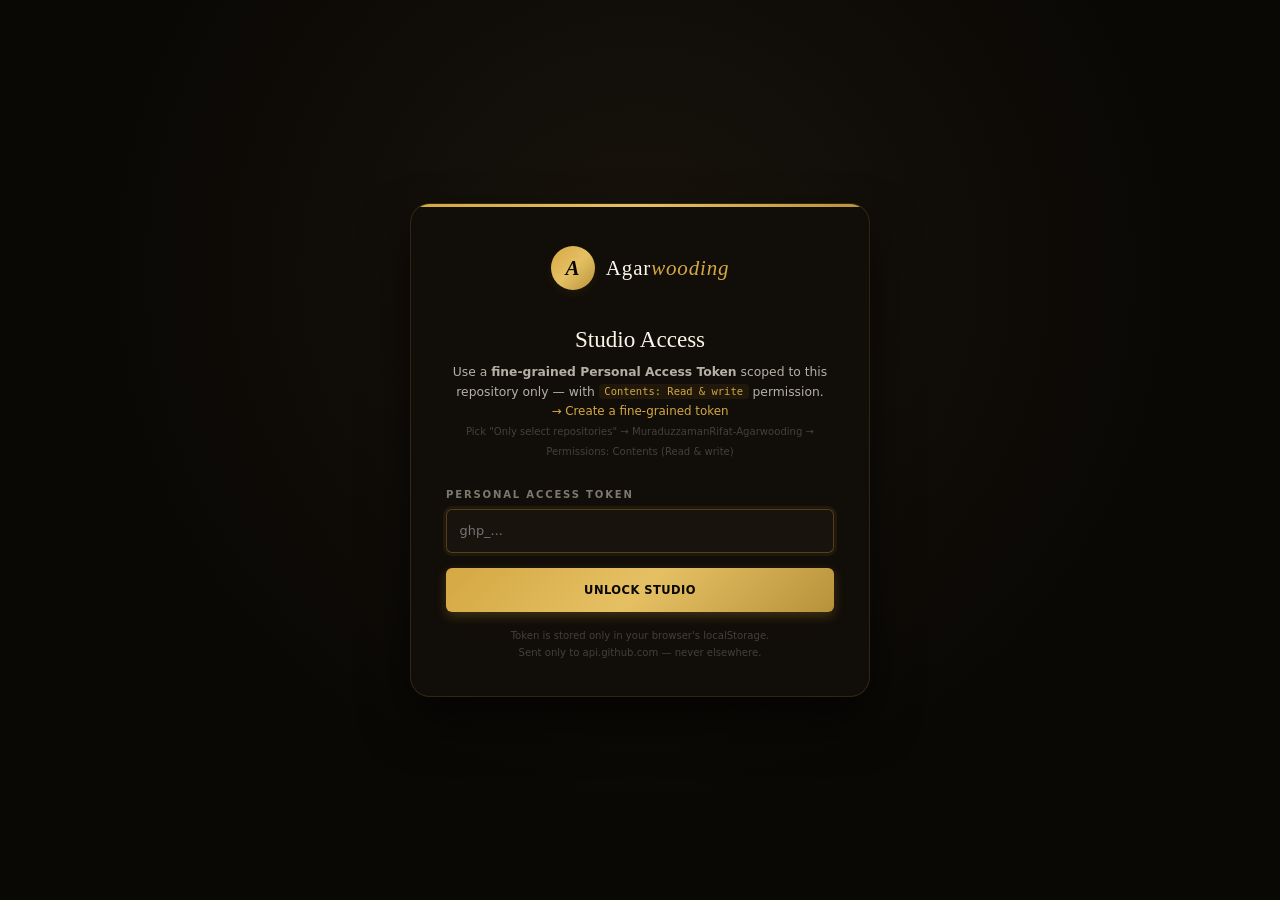
<file: admin/index.html>
<!DOCTYPE html>
<html lang="en" data-theme="dark">
<head>
<meta charset="UTF-8"/>
<meta name="viewport" content="width=device-width,initial-scale=1"/>
<meta name="robots" content="noindex,nofollow"/>
<meta http-equiv="Content-Security-Policy" content="default-src 'self'; script-src 'self' 'unsafe-inline'; style-src 'self' 'unsafe-inline' https://fonts.googleapis.com; font-src 'self' https://fonts.gstatic.com; img-src 'self' https: data: blob:; connect-src 'self' https://api.github.com; frame-ancestors 'none'; base-uri 'self'; form-action 'self';"/>
<meta http-equiv="X-Content-Type-Options" content="nosniff"/>
<meta name="referrer" content="strict-origin-when-cross-origin"/>
<title>Agarwooding Studio</title>
<link href="https://fonts.googleapis.com/css2?family=Playfair+Display:ital,wght@0,400;0,500;0,700;1,400&family=DM+Sans:wght@300;400;500;600&display=swap" rel="stylesheet"/>
<link rel="stylesheet" href="admin.css"/>
</head>
<body>
<div class="accent-bar"></div>

<!-- ───────── LOGIN ───────── -->
<div id="login" class="active">
  <div class="login-card">
    <div class="login-brand">
      <div class="mark">A</div>
      <div class="name">Agar<em>wooding</em></div>
    </div>
    <h1 class="login-h">Studio Access</h1>
    <p class="login-sub">
      Use a <strong>fine-grained Personal Access Token</strong> scoped to this repository only — with <code style="color:var(--gold);background:var(--gold-glow);padding:.1rem .4rem;border-radius:4px;font-size:.85em">Contents: Read & write</code> permission.<br/>
      <a href="https://github.com/settings/personal-access-tokens/new" target="_blank" rel="noopener">→ Create a fine-grained token</a><br/>
      <span style="font-size:.72rem;color:var(--fg4)">Pick "Only select repositories" → MuraduzzamanRifat-Agarwooding → Permissions: Contents (Read & write)</span>
    </p>
    <div class="field">
      <label for="token">Personal Access Token</label>
      <input type="password" id="token" placeholder="ghp_..." autocomplete="off"/>
    </div>
    <button type="button" class="btn btn-w" id="login-btn">Unlock Studio</button>
    <p style="margin-top:1.2rem;font-size:.72rem;color:var(--fg4);line-height:1.6;text-align:center">
      Token is stored only in your browser's localStorage.<br/>Sent only to api.github.com — never elsewhere.
    </p>
  </div>
</div>

<!-- ───────── APP ───────── -->
<div id="app">
  <div class="layout" id="layout">

    <aside class="side" id="side">
      <div class="side-brand">
        <div class="mark">A</div>
        <div class="name">Agar<em>wooding</em></div>
      </div>
      <nav class="side-nav">
        <div class="side-section">Main</div>
        <button type="button" class="nav-item active" data-view="dashboard">
          <span class="ic">
            <svg viewBox="0 0 24 24" fill="none" stroke="currentColor" stroke-width="1.8" stroke-linecap="round" stroke-linejoin="round"><rect x="3" y="3" width="7" height="9"/><rect x="14" y="3" width="7" height="5"/><rect x="14" y="12" width="7" height="9"/><rect x="3" y="16" width="7" height="5"/></svg>
          </span>
          <span class="lbl">Dashboard</span>
        </button>

        <div class="side-section">Content</div>
        <button type="button" class="nav-item" data-view="hero">
          <span class="ic">
            <svg viewBox="0 0 24 24" fill="none" stroke="currentColor" stroke-width="1.8" stroke-linecap="round" stroke-linejoin="round"><path d="M3 12h18M3 6h18M3 18h12"/></svg>
          </span>
          <span class="lbl">Hero & CTA</span>
        </button>
        <button type="button" class="nav-item" data-view="homeScenes">
          <span class="ic">
            <svg viewBox="0 0 24 24" fill="none" stroke="currentColor" stroke-width="1.8" stroke-linecap="round" stroke-linejoin="round"><rect x="2" y="4" width="20" height="16" rx="2"/><path d="M2 10h20M8 4v16"/></svg>
          </span>
          <span class="lbl">Home Scenes</span>
        </button>
        <button type="button" class="nav-item" data-view="blog">
          <span class="ic">
            <svg viewBox="0 0 24 24" fill="none" stroke="currentColor" stroke-width="1.8" stroke-linecap="round" stroke-linejoin="round"><path d="M4 4h16v16H4z"/><path d="M8 8h8M8 12h8M8 16h5"/></svg>
          </span>
          <span class="lbl">Blog Posts</span>
          <span class="badge" id="blog-count">0</span>
        </button>
        <button type="button" class="nav-item" data-view="products">
          <span class="ic">
            <svg viewBox="0 0 24 24" fill="none" stroke="currentColor" stroke-width="1.8" stroke-linecap="round" stroke-linejoin="round"><path d="M21 16V8a2 2 0 0 0-1-1.73l-7-4a2 2 0 0 0-2 0l-7 4A2 2 0 0 0 3 8v8a2 2 0 0 0 1 1.73l7 4a2 2 0 0 0 2 0l7-4A2 2 0 0 0 21 16z"/><path d="M3.27 6.96L12 12.01l8.73-5.05M12 22.08V12"/></svg>
          </span>
          <span class="lbl">Products</span>
          <span class="badge" id="prod-count">0</span>
        </button>
        <button type="button" class="nav-item" data-view="pageHeroes">
          <span class="ic">
            <svg viewBox="0 0 24 24" fill="none" stroke="currentColor" stroke-width="1.8" stroke-linecap="round" stroke-linejoin="round"><rect x="3" y="3" width="18" height="14" rx="2"/><path d="M3 17l5-5 4 4 3-3 6 6"/></svg>
          </span>
          <span class="lbl">Page Heroes</span>
        </button>
        <button type="button" class="nav-item" data-view="pageSections">
          <span class="ic">
            <svg viewBox="0 0 24 24" fill="none" stroke="currentColor" stroke-width="1.8" stroke-linecap="round" stroke-linejoin="round"><path d="M3 3h7v7H3zM14 3h7v7h-7zM14 14h7v7h-7zM3 14h7v7H3z"/></svg>
          </span>
          <span class="lbl">Page Sections</span>
        </button>
        <button type="button" class="nav-item" data-view="team">
          <span class="ic">
            <svg viewBox="0 0 24 24" fill="none" stroke="currentColor" stroke-width="1.8" stroke-linecap="round" stroke-linejoin="round"><path d="M17 21v-2a4 4 0 0 0-4-4H5a4 4 0 0 0-4 4v2"/><circle cx="9" cy="7" r="4"/><path d="M23 21v-2a4 4 0 0 0-3-3.87M16 3.13a4 4 0 0 1 0 7.75"/></svg>
          </span>
          <span class="lbl">Team</span>
          <span class="badge" id="team-count">0</span>
        </button>
        <button type="button" class="nav-item" data-view="milestones">
          <span class="ic">
            <svg viewBox="0 0 24 24" fill="none" stroke="currentColor" stroke-width="1.8" stroke-linecap="round" stroke-linejoin="round"><path d="M12 2v4M12 18v4M4.93 4.93l2.83 2.83M16.24 16.24l2.83 2.83M2 12h4M18 12h4M4.93 19.07l2.83-2.83M16.24 7.76l2.83-2.83"/></svg>
          </span>
          <span class="lbl">Milestones</span>
          <span class="badge" id="ms-count">0</span>
        </button>
        <button type="button" class="nav-item" data-view="faq">
          <span class="ic">
            <svg viewBox="0 0 24 24" fill="none" stroke="currentColor" stroke-width="1.8" stroke-linecap="round" stroke-linejoin="round"><circle cx="12" cy="12" r="10"/><path d="M9.09 9a3 3 0 0 1 5.83 1c0 2-3 3-3 3M12 17h.01"/></svg>
          </span>
          <span class="lbl">FAQ</span>
          <span class="badge" id="faq-count">0</span>
        </button>
        <button type="button" class="nav-item" data-view="sourcing">
          <span class="ic">
            <svg viewBox="0 0 24 24" fill="none" stroke="currentColor" stroke-width="1.8" stroke-linecap="round" stroke-linejoin="round"><circle cx="12" cy="12" r="10"/><path d="M2 12h20M12 2a15.3 15.3 0 0 1 4 10 15.3 15.3 0 0 1-4 10 15.3 15.3 0 0 1-4-10 15.3 15.3 0 0 1 4-10z"/></svg>
          </span>
          <span class="lbl">Sourcing Locations</span>
        </button>
        <button type="button" class="nav-item" data-view="certs">
          <span class="ic">
            <svg viewBox="0 0 24 24" fill="none" stroke="currentColor" stroke-width="1.8" stroke-linecap="round" stroke-linejoin="round"><circle cx="12" cy="8" r="7"/><path d="M8.21 13.89L7 23l5-3 5 3-1.21-9.12"/></svg>
          </span>
          <span class="lbl">Certifications</span>
        </button>
        <button type="button" class="nav-item" data-view="company">
          <span class="ic">
            <svg viewBox="0 0 24 24" fill="none" stroke="currentColor" stroke-width="1.8" stroke-linecap="round" stroke-linejoin="round"><path d="M3 21h18M5 21V7l8-4v18M19 21V11l-6-4"/><path d="M9 9v.01M9 12v.01M9 15v.01M9 18v.01"/></svg>
          </span>
          <span class="lbl">Company Info</span>
        </button>

        <div class="side-section">Settings</div>
        <button type="button" class="nav-item" data-view="settings">
          <span class="ic">
            <svg viewBox="0 0 24 24" fill="none" stroke="currentColor" stroke-width="1.8" stroke-linecap="round" stroke-linejoin="round"><circle cx="12" cy="12" r="3"/><path d="M19.4 15a1.65 1.65 0 0 0 .33 1.82l.06.06a2 2 0 0 1 0 2.83 2 2 0 0 1-2.83 0l-.06-.06a1.65 1.65 0 0 0-1.82-.33 1.65 1.65 0 0 0-1 1.51V21a2 2 0 0 1-4 0v-.09A1.65 1.65 0 0 0 9 19.4a1.65 1.65 0 0 0-1.82.33l-.06.06a2 2 0 1 1-2.83-2.83l.06-.06a1.65 1.65 0 0 0 .33-1.82 1.65 1.65 0 0 0-1.51-1H3a2 2 0 0 1 0-4h.09A1.65 1.65 0 0 0 4.6 9a1.65 1.65 0 0 0-.33-1.82l-.06-.06a2 2 0 1 1 2.83-2.83l.06.06a1.65 1.65 0 0 0 1.82.33H9a1.65 1.65 0 0 0 1-1.51V3a2 2 0 0 1 4 0v.09a1.65 1.65 0 0 0 1 1.51 1.65 1.65 0 0 0 1.82-.33l.06-.06a2 2 0 1 1 2.83 2.83l-.06.06a1.65 1.65 0 0 0-.33 1.82V9a1.65 1.65 0 0 0 1.51 1H21a2 2 0 0 1 0 4h-.09a1.65 1.65 0 0 0-1.51 1z"/></svg>
          </span>
          <span class="lbl">Site Settings</span>
        </button>
        <button type="button" class="nav-item" data-view="history">
          <span class="ic">
            <svg viewBox="0 0 24 24" fill="none" stroke="currentColor" stroke-width="1.8" stroke-linecap="round" stroke-linejoin="round"><path d="M3 12a9 9 0 1 0 3-6.7L3 8"/><path d="M3 3v5h5M12 7v5l4 2"/></svg>
          </span>
          <span class="lbl">Version History</span>
        </button>

        <div class="side-section">Tools</div>
        <button type="button" class="nav-item" id="nav-view-site">
          <span class="ic">
            <svg viewBox="0 0 24 24" fill="none" stroke="currentColor" stroke-width="1.8" stroke-linecap="round" stroke-linejoin="round"><path d="M18 13v6a2 2 0 0 1-2 2H5a2 2 0 0 1-2-2V8a2 2 0 0 1 2-2h6"/><path d="M15 3h6v6M10 14L21 3"/></svg>
          </span>
          <span class="lbl">View Live Site</span>
        </button>
        <button type="button" class="nav-item" id="nav-logout">
          <span class="ic">
            <svg viewBox="0 0 24 24" fill="none" stroke="currentColor" stroke-width="1.8" stroke-linecap="round" stroke-linejoin="round"><path d="M9 21H5a2 2 0 0 1-2-2V5a2 2 0 0 1 2-2h4M16 17l5-5-5-5M21 12H9"/></svg>
          </span>
          <span class="lbl">Sign Out</span>
        </button>
      </nav>
      <div class="side-foot">
        <div class="meta">Signed in as</div>
        <div id="user-info" style="font-weight:500;color:var(--fg)">—</div>
      </div>
    </aside>

    <main class="main">
      <header class="topbar">
        <div class="tb-left">
          <button type="button" class="tb-toggle" id="sidebar-toggle" aria-label="Toggle sidebar">
            <svg viewBox="0 0 24 24" fill="none" stroke="currentColor" stroke-width="1.8" stroke-linecap="round" stroke-linejoin="round"><path d="M3 6h18M3 12h18M3 18h18"/></svg>
          </button>
          <div class="tb-search">
            <svg viewBox="0 0 24 24" fill="none" stroke="currentColor" stroke-width="2" stroke-linecap="round" stroke-linejoin="round"><circle cx="11" cy="11" r="8"/><path d="M21 21l-4.35-4.35"/></svg>
            <input type="text" id="search-input" placeholder="Search content…"/>
          </div>
        </div>
        <div class="tb-right">
          <button type="button" class="ic-btn" id="theme-toggle" aria-label="Toggle theme">
            <svg id="theme-icon" viewBox="0 0 24 24" fill="none" stroke="currentColor" stroke-width="1.8" stroke-linecap="round" stroke-linejoin="round"><path d="M21 12.79A9 9 0 1 1 11.21 3 7 7 0 0 0 21 12.79z"/></svg>
          </button>
          <button type="button" class="ic-btn" aria-label="Notifications">
            <svg viewBox="0 0 24 24" fill="none" stroke="currentColor" stroke-width="1.8" stroke-linecap="round" stroke-linejoin="round"><path d="M18 8a6 6 0 0 0-12 0c0 7-3 9-3 9h18s-3-2-3-9M13.73 21a2 2 0 0 1-3.46 0"/></svg>
            <span class="dot"></span>
          </button>
          <button type="button" class="ic-btn" id="topbar-view-site" aria-label="View site">
            <svg viewBox="0 0 24 24" fill="none" stroke="currentColor" stroke-width="1.8" stroke-linecap="round" stroke-linejoin="round"><path d="M18 13v6a2 2 0 0 1-2 2H5a2 2 0 0 1-2-2V8a2 2 0 0 1 2-2h6"/><path d="M15 3h6v6M10 14L21 3"/></svg>
          </button>
          <div class="tb-divider"></div>
          <div class="profile-chip" id="profile-chip">
            <div class="avatar" id="avatar">M</div>
            <div class="info">
              <div class="who" id="who">—</div>
              <div class="role">Editor</div>
            </div>
          </div>
        </div>
      </header>

      <div class="welcome" id="welcome">
        <div>
          <h1 id="welcome-title">Welcome back<em id="welcome-name"></em></h1>
          <p id="welcome-sub">Track your content updates and stats from one place.</p>
        </div>
        <div class="actions">
          <span class="dirty-pill"><span class="pulse"></span> Unsaved</span>
          <button type="button" class="btn-ghost btn" id="reload-btn">Reload</button>
          <button type="button" class="btn" id="save-btn">Save → GitHub</button>
        </div>
      </div>

      <div class="content" id="view-host">
        <div class="skeleton">Loading content…</div>
      </div>
    </main>
  </div>
</div>

<div class="menu-overlay" id="menu-overlay"></div>
<div class="toast-wrap" id="toasts"></div>

<script>
'use strict';

/* ============ CONFIG ============ */
const REPO_OWNER  = 'MuraduzzamanRifat';
const REPO_NAME   = 'MuraduzzamanRifat-Agarwooding';
const REPO_BRANCH = 'main';
const CONTENT_PATH = 'content/site.json';
const SITE_URL = `https://${REPO_OWNER.toLowerCase()}.github.io/${REPO_NAME}/`;

/* ============ GH CLIENT ============ */
class GH {
  constructor(token){
    this.token = token;
    this.base = 'https://api.github.com';
    this.owner = REPO_OWNER;
    this.repo = REPO_NAME;
    this.branch = REPO_BRANCH;
  }
  headers(){
    return {
      'Authorization': `Bearer ${this.token}`,
      'Accept': 'application/vnd.github.v3+json',
      'Content-Type': 'application/json'
    };
  }
  async user(){
    const r = await fetch(`${this.base}/user`, { headers: this.headers() });
    if(!r.ok) throw new Error('Invalid token or insufficient permissions');
    return r.json();
  }
  async getFile(path){
    const r = await fetch(`${this.base}/repos/${this.owner}/${this.repo}/contents/${path}?ref=${this.branch}`, {
      headers: this.headers()
    });
    if(!r.ok){
      if(r.status === 404) return { content: null, sha: null };
      throw new Error(`GitHub ${r.status}: ${(await r.text()).slice(0,180)}`);
    }
    const d = await r.json();
    const bin = atob(d.content.replace(/\n/g,''));
    const bytes = Uint8Array.from(bin, c => c.charCodeAt(0));
    const txt = new TextDecoder('utf-8').decode(bytes);
    return { content: JSON.parse(txt), sha: d.sha };
  }
  async putFile(path, content, sha, message){
    const json = JSON.stringify(content, null, 2);
    const encoded = btoa(unescape(encodeURIComponent(json)));
    const body = { message, content: encoded, branch: this.branch };
    if(sha) body.sha = sha;
    const r = await fetch(`${this.base}/repos/${this.owner}/${this.repo}/contents/${path}`, {
      method: 'PUT', headers: this.headers(), body: JSON.stringify(body)
    });
    if(!r.ok){
      const e = await r.json().catch(() => ({ message: r.statusText }));
      const err = new Error(e.message || r.statusText);
      err.status = r.status;
      err.body = e;
      throw err;
    }
    return r.json();
  }
  async getCommits(path, limit = 5){
    const url = `${this.base}/repos/${this.owner}/${this.repo}/commits?path=${encodeURIComponent(path)}&per_page=${limit}`;
    const r = await fetch(url, { headers: this.headers() });
    if(!r.ok) return [];
    return r.json();
  }
  async uploadImage(file){
    // Strict sanitization: lowercase ASCII letters/digits/dot/dash/underscore only.
    // Strip any leading/trailing dots and dashes (no hidden files, no relative paths).
    // Cap length to 80 chars to prevent path-bomb DoS via filesystem limits.
    let base = file.name.toLowerCase().replace(/[^a-z0-9._-]/g, '-').replace(/-+/g, '-');
    base = base.replace(/^[.\-]+/, '').replace(/[.\-]+$/, '');
    // Enforce a known image extension; reject if unknown after sanitization
    const m = base.match(/\.(jpe?g|png|webp|gif)$/);
    if(!m) throw new Error('Unsupported file extension after sanitization');
    if(base.length > 80) base = base.slice(0, 76) + base.slice(-4);
    const path = `images/uploads/${Date.now()}-${base}`;
    const base64 = await new Promise((resolve, reject) => {
      const r = new FileReader();
      r.onload = () => resolve(String(r.result).split(',')[1]);
      r.onerror = () => reject(r.error);
      r.readAsDataURL(file);
    });
    const body = { message: `cms: upload image ${sanitized}`, content: base64, branch: this.branch };
    const r = await fetch(`${this.base}/repos/${this.owner}/${this.repo}/contents/${path}`, {
      method: 'PUT', headers: this.headers(), body: JSON.stringify(body)
    });
    if(!r.ok){
      const e = await r.json().catch(() => ({ message: r.statusText }));
      throw new Error(e.message || r.statusText);
    }
    return path;
  }
}

/* ============ STATE ============ */
let gh = null;
let data = null;
let sha = null;
let dirty = false;
let currentView = 'dashboard';
let currentUser = null;

/* ============ TOAST ============ */
function toast(type, title, msg){
  const el = document.createElement('div');
  el.className = `toast ${type||''}`;
  el.innerHTML = `<div class="t">${esc(title)}</div>${msg?`<div class="m">${esc(msg)}</div>`:''}`;
  document.getElementById('toasts').appendChild(el);
  setTimeout(() => { el.style.animation = 'toast-out 220ms ease forwards'; setTimeout(() => el.remove(), 250); }, 4200);
}
function esc(s){ return String(s||'').replace(/&/g,'&amp;').replace(/</g,'&lt;').replace(/>/g,'&gt;').replace(/"/g,'&quot;'); }

/* ============ DIRTY ============ */
function setDirty(v){
  dirty = v;
  document.getElementById('welcome').classList.toggle('dirty', v);
}

/* ============ LOGIN ============ */
async function tryLogin(token){
  try{
    gh = new GH(token);
    const user = await gh.user();
    currentUser = user;
    sessionStorage.setItem('agw_token', token);
    // Migrate any legacy localStorage token off-disk
    localStorage.removeItem('agw_token');
    document.getElementById('user-info').textContent = '@' + user.login;
    document.getElementById('who').textContent = user.name || user.login;
    document.getElementById('avatar').textContent = (user.name || user.login).charAt(0).toUpperCase();
    document.getElementById('welcome-name').textContent = ', ' + (user.name || user.login).split(' ')[0];
    document.getElementById('login').classList.remove('active');
    document.getElementById('app').classList.add('active');
    await loadContent();
  }catch(err){
    toast('error', 'Login failed', err.message);
    gh = null;
  }
}
document.getElementById('login-btn').addEventListener('click', () => {
  const tok = document.getElementById('token').value.trim();
  if(!tok) return toast('error', 'Token required', 'Paste your GitHub PAT to continue.');
  tryLogin(tok);
});
document.getElementById('token').addEventListener('keydown', e => {
  if(e.key === 'Enter') document.getElementById('login-btn').click();
});

function logout(){
  if(dirty && !confirm('Unsaved changes will be lost. Sign out anyway?')) return;
  sessionStorage.removeItem('agw_token');
  localStorage.removeItem('agw_token');
  location.reload();
}
document.getElementById('nav-logout').addEventListener('click', logout);

document.getElementById('nav-view-site').addEventListener('click', () => window.open(SITE_URL, '_blank'));
document.getElementById('topbar-view-site').addEventListener('click', () => window.open(SITE_URL, '_blank'));

/* ============ THEME ============ */
function applyTheme(t){
  document.documentElement.setAttribute('data-theme', t);
  localStorage.setItem('agw_theme', t);
  const ic = document.getElementById('theme-icon');
  ic.innerHTML = t === 'dark'
    ? '<path d="M21 12.79A9 9 0 1 1 11.21 3 7 7 0 0 0 21 12.79z"/>'
    : '<circle cx="12" cy="12" r="4"/><path d="M12 2v2M12 20v2M4.93 4.93l1.41 1.41M17.66 17.66l1.41 1.41M2 12h2M20 12h2M4.93 19.07l1.41-1.41M17.66 6.34l1.41-1.41"/>';
}
document.getElementById('theme-toggle').addEventListener('click', () => {
  const cur = document.documentElement.getAttribute('data-theme');
  applyTheme(cur === 'dark' ? 'light' : 'dark');
});
applyTheme(localStorage.getItem('agw_theme') || 'dark');

/* ============ SIDEBAR TOGGLE ============ */
const layout = document.getElementById('layout');
const side = document.getElementById('side');
const overlay = document.getElementById('menu-overlay');
document.getElementById('sidebar-toggle').addEventListener('click', () => {
  if(window.innerWidth <= 880){
    side.classList.toggle('open');
    overlay.classList.toggle('show');
  } else {
    layout.classList.toggle('collapsed');
    localStorage.setItem('agw_collapsed', layout.classList.contains('collapsed') ? '1' : '');
  }
});
overlay.addEventListener('click', () => { side.classList.remove('open'); overlay.classList.remove('show'); });
if(localStorage.getItem('agw_collapsed') === '1') layout.classList.add('collapsed');

/* ============ LOAD ============ */
async function loadContent(){
  document.getElementById('view-host').innerHTML = '<div class="skeleton">Loading content…</div>';
  try{
    const r = await gh.getFile(CONTENT_PATH);
    if(!r.content){
      toast('error', 'content/site.json not found', 'Push the seed JSON to your repo first.');
      data = { hero:{}, company:{}, blogPosts:[], products:[], blogFeatured:{} };
      sha = null;
    } else {
      data = r.content;
      sha = r.sha;
    }
    setDirty(false);
    updateBadges();
    renderView(currentView);
  }catch(err){
    toast('error', 'Failed to load', err.message);
  }
}
document.getElementById('reload-btn').addEventListener('click', () => {
  if(dirty && !confirm('Unsaved changes will be lost. Reload anyway?')) return;
  loadContent();
});

function updateBadges(){
  const set = (id, n) => { const el = document.getElementById(id); if(el) el.textContent = n; };
  set('blog-count', (data.blogPosts || []).length);
  set('prod-count', (data.products || []).length);
  set('team-count', (data.team || []).length);
  set('ms-count',   (data.milestones || []).length);
  set('faq-count',  (data.faq || []).length);
}

/* ============ SAVE ============ */
async function save(){
  if(!gh || !data) return;
  const btn = document.getElementById('save-btn');
  const orig = btn.textContent;
  btn.disabled = true; btn.textContent = 'Saving…';
  try{
    // Re-validate token mid-session — catches revoked / expired tokens early
    // with a clean force-logout instead of a confusing 401 on PUT
    try { await gh.user(); }
    catch(e){
      toast('error', 'Session expired', 'Your token is no longer valid. Signing out.');
      sessionStorage.removeItem('agw_token');
      localStorage.removeItem('agw_token');
      setTimeout(() => location.reload(), 1500);
      return;
    }
    captureView(currentView);
    data._meta = data._meta || {};
    data._meta.lastUpdated = new Date().toISOString().slice(0,10);
    data._meta.version = (data._meta.version || 1) + 1;
    const msg = `cms: update ${currentView} via Studio`;
    const r = await gh.putFile(CONTENT_PATH, data, sha, msg);
    sha = r.content.sha;
    setDirty(false);
    updateBadges();
    toast('success', 'Saved to GitHub', 'Live in ~30 seconds (after Pages rebuild).');
  }catch(err){
    if(err.status === 409 || /sha/i.test(err.message)){
      const choice = confirm(
        'CONFLICT — someone else updated the content while you were editing.\n\n' +
        '• Click OK to RELOAD their changes (your edits will be lost).\n' +
        '• Click Cancel to keep editing — you can copy your changes elsewhere first.'
      );
      if(choice){
        await loadContent();
      }
    } else {
      toast('error', 'Save failed', err.message);
    }
  }finally{
    btn.disabled = false; btn.textContent = orig;
  }
}
document.getElementById('save-btn').addEventListener('click', save);

/* ============ NAV ============ */
document.querySelectorAll('.nav-item[data-view]').forEach(item => {
  item.addEventListener('click', () => {
    if(dirty && !confirm('Unsaved changes will be lost. Switch view anyway?')) return;
    document.querySelectorAll('.nav-item').forEach(n => n.classList.remove('active'));
    item.classList.add('active');
    currentView = item.dataset.view;
    if(window.innerWidth <= 880){ side.classList.remove('open'); overlay.classList.remove('show'); }
    setDirty(false);
    updateWelcome();
    renderView(currentView);
  });
});

const VIEW_TITLES = {
  dashboard:  { title: 'Welcome back', sub: 'Track your content updates and stats from one place.' },
  hero:       { title: 'Hero & CTA', sub: 'Eyebrow + buttons that drive the homepage CTA scene + blog featured article.' },
  homeScenes: { title: 'Home Scenes', sub: 'Editorial copy for each scroll-snap section on the homepage (manifesto, about, products head, values, blog head, CTA).' },
  blog:       { title: 'Blog Posts', sub: 'Manage your editorial library — articles by category.' },
  products:   { title: 'Products', sub: 'Manage your product catalog — order, status, descriptions.' },
  pageHeroes: { title: 'Page Heroes', sub: 'Hero block at the top of each subpage — image, eyebrow, headline, sub.' },
  pageSections: { title: 'Page Sections', sub: 'Editorial sections inside each page — image + headline + body. Covers the homepage about background, the "What is Agarwood?" section, and the company Vision section.' },
  team:       { title: 'Team', sub: 'Leadership team shown on the company page.' },
  milestones: { title: 'Milestones', sub: 'Company history timeline shown on the company page.' },
  faq:        { title: 'FAQ', sub: 'Frequently asked questions on the contact page.' },
  sourcing:   { title: 'Sourcing Locations', sub: 'Origin countries shown on the products page.' },
  certs:      { title: 'Certifications', sub: 'Certifications shown on the products & company pages.' },
  company:    { title: 'Company Info', sub: 'Brand, contact details, and address — used across all page footers.' },
  settings:   { title: 'Site Settings', sub: 'Footer text, copyright, and per-page meta tags (title + description).' },
  history:    { title: 'Version History', sub: 'Last 20 changes to your content. Open any commit on GitHub to roll back.' }
};
function updateWelcome(){
  const v = VIEW_TITLES[currentView];
  document.getElementById('welcome-title').innerHTML = esc(v.title) + (currentView==='dashboard' ? '<em id="welcome-name"></em>' : '');
  document.getElementById('welcome-sub').textContent = v.sub;
  if(currentView==='dashboard' && currentUser){
    document.getElementById('welcome-name').textContent = ', ' + (currentUser.name || currentUser.login).split(' ')[0];
  }
}

/* ============ RENDER ============ */
function renderView(view){
  const host = document.getElementById('view-host');
  if(view === 'dashboard')  host.innerHTML = renderDashboard();
  if(view === 'hero')       host.innerHTML = renderHero();
  if(view === 'homeScenes') host.innerHTML = renderHomeScenes();
  if(view === 'pageSections') host.innerHTML = renderPageSections();
  if(view === 'blog')       host.innerHTML = renderBlog();
  if(view === 'products')   host.innerHTML = renderProducts();
  if(view === 'pageHeroes') host.innerHTML = renderPageHeroes();
  if(view === 'team')       host.innerHTML = renderListView('team');
  if(view === 'milestones') host.innerHTML = renderListView('milestones');
  if(view === 'faq')        host.innerHTML = renderListView('faq');
  if(view === 'sourcing')   host.innerHTML = renderListView('sourcing');
  if(view === 'certs')      host.innerHTML = renderListView('certs');
  if(view === 'company')    host.innerHTML = renderCompany();
  if(view === 'settings')   host.innerHTML = renderSettings();
  if(view === 'history')    { renderHistory(); return; }
  attachInputs();
  attachImageUploads();
  if(['team','milestones','faq','sourcing','certs'].includes(view)) bindListAdd(view);
  if(view === 'dashboard') bindDashboard();
  if(view === 'blog') bindBlogAdd();
  if(view === 'products') bindProdAdd();
}
function attachInputs(){
  document.querySelectorAll('[data-bind]').forEach(el => {
    el.addEventListener('input', () => setDirty(true));
    el.addEventListener('change', () => setDirty(true));
  });
}

/* ============ DASHBOARD ============ */
function renderDashboard(){
  const posts = data.blogPosts || [];
  const products = data.products || [];
  const company = data.company || {};
  const meta = data._meta || {};
  const heroSet = !!(data.hero?.headline);

  const counts = { history:0, science:0, lifestyle:0, culture:0 };
  posts.forEach(p => { if(counts[p.category] !== undefined) counts[p.category]++; });
  const maxCount = Math.max(1, ...Object.values(counts));

  // Most recent first: prefer updatedAt, then createdAt, then natural list order
  const recent = [...posts]
    .sort((a, b) => {
      const ta = Date.parse(a.updatedAt || a.createdAt || 0) || 0;
      const tb = Date.parse(b.updatedAt || b.createdAt || 0) || 0;
      if (ta !== tb) return tb - ta;
      return 0;
    })
    .slice(0, 5);

  return `
    <div class="stat-grid">
      <div class="stat-card">
        <div class="stat-head">
          <div>
            <div class="stat-label">Blog Articles</div>
            <div class="stat-value">${posts.length}</div>
            <div class="stat-meta"><strong>${counts.history}</strong> History · <strong>${counts.science}</strong> Science · <strong>${counts.lifestyle}</strong> Lifestyle</div>
          </div>
          <div class="stat-icon">
            <svg viewBox="0 0 24 24" fill="none" stroke="currentColor" stroke-width="1.8" stroke-linecap="round" stroke-linejoin="round"><path d="M4 4h16v16H4z"/><path d="M8 8h8M8 12h8M8 16h5"/></svg>
          </div>
        </div>
      </div>
      <div class="stat-card">
        <div class="stat-head">
          <div>
            <div class="stat-label">Products</div>
            <div class="stat-value">${products.length}</div>
            <div class="stat-meta"><strong>${products.filter(p=>p.status==='available').length}</strong> Available · <strong>${products.filter(p=>p.status==='in-development').length}</strong> In Development</div>
          </div>
          <div class="stat-icon">
            <svg viewBox="0 0 24 24" fill="none" stroke="currentColor" stroke-width="1.8" stroke-linecap="round" stroke-linejoin="round"><path d="M21 16V8a2 2 0 0 0-1-1.73l-7-4a2 2 0 0 0-2 0l-7 4A2 2 0 0 0 3 8v8a2 2 0 0 0 1 1.73l7 4a2 2 0 0 0 2 0l7-4A2 2 0 0 0 21 16z"/><path d="M3.27 6.96L12 12.01l8.73-5.05M12 22.08V12"/></svg>
          </div>
        </div>
      </div>
      <div class="stat-card">
        <div class="stat-head">
          <div>
            <div class="stat-label">Hero Status</div>
            <div class="stat-value" style="font-size:1.4rem">${heroSet ? 'Configured' : 'Not Set'}</div>
            <div class="stat-meta">${heroSet ? esc(data.hero.headline||'') : 'Click to configure your homepage hero'}</div>
          </div>
          <div class="stat-icon">
            <svg viewBox="0 0 24 24" fill="none" stroke="currentColor" stroke-width="1.8" stroke-linecap="round" stroke-linejoin="round"><path d="M3 12h18M3 6h18M3 18h12"/></svg>
          </div>
        </div>
      </div>
      <div class="stat-card">
        <div class="stat-head">
          <div>
            <div class="stat-label">Last Updated</div>
            <div class="stat-value" style="font-size:1.4rem">${esc(meta.lastUpdated || 'Never')}</div>
            <div class="stat-meta">Version <strong>${meta.version || 1}</strong></div>
          </div>
          <div class="stat-icon">
            <svg viewBox="0 0 24 24" fill="none" stroke="currentColor" stroke-width="1.8" stroke-linecap="round" stroke-linejoin="round"><circle cx="12" cy="12" r="10"/><polyline points="12 6 12 12 16 14"/></svg>
          </div>
        </div>
      </div>
    </div>

    <div class="dash-row">
      <div class="panel">
        <div class="panel-head">
          <div class="panel-h">Recent <em>articles</em></div>
          <button type="button" class="panel-action" data-go="blog">View all →</button>
        </div>
        <div class="recent-list">
          ${recent.length === 0 ? '<div style="padding:2rem;text-align:center;color:var(--fg3);font-size:.85rem">No blog posts yet</div>' :
            recent.map(p => `
              <div class="recent-item" data-go="blog">
                <div class="thumb" style="background-image:url('../${esc(p.image||'')}')"></div>
                <div class="body">
                  <div class="title">${esc(p.title || '(untitled)')}</div>
                  <div class="meta">${esc((p.category||'').toUpperCase())} · ${esc(p.readTime||'')}</div>
                </div>
                <span class="cat-pill ${esc(p.category||'history')}">${esc(p.category||'')}</span>
              </div>
            `).join('')
          }
        </div>
      </div>

      <div class="panel">
        <div class="panel-head">
          <div class="panel-h">Articles by <em>category</em></div>
        </div>
        <div class="cat-bar">
          ${['history','science','lifestyle','culture'].map(c => `
            <div class="cat-bar-row">
              <div class="lbl">${c.charAt(0).toUpperCase()+c.slice(1)}</div>
              <div class="track"><div class="fill" style="width:${(counts[c]/maxCount)*100}%"></div></div>
              <div class="num">${counts[c]}</div>
            </div>
          `).join('')}
        </div>
      </div>
    </div>

    <div class="panel">
      <div class="panel-head"><div class="panel-h">Quick <em>actions</em></div></div>
      <div class="quick-actions">
        <button type="button" class="quick-btn" data-go="hero">
          <div class="qi"><svg viewBox="0 0 24 24" fill="none" stroke="currentColor" stroke-width="1.8" stroke-linecap="round" stroke-linejoin="round"><path d="M3 12h18M3 6h18M3 18h12"/></svg></div>
          <div><div class="qb">Edit Hero</div><span class="qs">Update homepage headline</span></div>
        </button>
        <button type="button" class="quick-btn" data-go="blog" data-add="blog">
          <div class="qi"><svg viewBox="0 0 24 24" fill="none" stroke="currentColor" stroke-width="1.8" stroke-linecap="round" stroke-linejoin="round"><path d="M12 5v14M5 12h14"/></svg></div>
          <div><div class="qb">New Blog Post</div><span class="qs">Add an article</span></div>
        </button>
        <button type="button" class="quick-btn" data-go="products" data-add="prod">
          <div class="qi"><svg viewBox="0 0 24 24" fill="none" stroke="currentColor" stroke-width="1.8" stroke-linecap="round" stroke-linejoin="round"><path d="M12 5v14M5 12h14"/></svg></div>
          <div><div class="qb">New Product</div><span class="qs">Add a product card</span></div>
        </button>
        <button type="button" class="quick-btn" data-go="company">
          <div class="qi"><svg viewBox="0 0 24 24" fill="none" stroke="currentColor" stroke-width="1.8" stroke-linecap="round" stroke-linejoin="round"><path d="M3 21h18M5 21V7l8-4v18M19 21V11l-6-4"/></svg></div>
          <div><div class="qb">Update Contact</div><span class="qs">Phone, email, address</span></div>
        </button>
      </div>
    </div>
  `;
}
function bindDashboard(){
  document.querySelectorAll('[data-go]').forEach(el => {
    el.addEventListener('click', () => {
      const target = el.dataset.go;
      const navItem = document.querySelector(`.nav-item[data-view="${target}"]`);
      if(navItem) navItem.click();
      setTimeout(() => {
        if(el.dataset.add === 'blog') document.getElementById('add-blog')?.click();
        if(el.dataset.add === 'prod') document.getElementById('add-prod')?.click();
      }, 120);
    });
  });
}

/* ============ HERO ============ */
function renderHero(){
  const h = data.hero || {};
  const f = data.blogFeatured || {};
  return `
    <div class="card">
      <div class="card-head"><div class="card-h">Hero Section</div></div>
      <div class="field"><label>Eyebrow tag</label><input type="text" data-bind id="hero-eyebrow" value="${esc(h.eyebrow||'')}"/></div>
      <div class="row">
        <div class="field"><label>Headline (English)</label><input type="text" data-bind id="hero-headline" value="${esc(h.headline||'')}"/></div>
        <div class="field"><label>Headline (Korean)</label><input type="text" data-bind id="hero-headlineKr" value="${esc(h.headlineKr||'')}"/></div>
      </div>
      <div class="field"><label>Tagline</label><input type="text" data-bind id="hero-tagline" value="${esc(h.tagline||'')}"/></div>
      <div class="row">
        <div class="field"><label>Primary CTA label</label><input type="text" data-bind id="cta1-label" value="${esc(h.ctaPrimary?.label||'')}"/></div>
        <div class="field"><label>Primary CTA href</label><input type="text" data-bind id="cta1-href" value="${esc(h.ctaPrimary?.href||'')}"/></div>
      </div>
      <div class="row">
        <div class="field"><label>Secondary CTA label</label><input type="text" data-bind id="cta2-label" value="${esc(h.ctaSecondary?.label||'')}"/></div>
        <div class="field"><label>Secondary CTA href</label><input type="text" data-bind id="cta2-href" value="${esc(h.ctaSecondary?.href||'')}"/></div>
      </div>
    </div>
    <div class="card">
      <div class="card-head"><div class="card-h">Featured blog post</div></div>
      <div class="field"><label>Title</label><input type="text" data-bind id="feat-title" value="${esc(f.title||'')}"/></div>
      <div class="field"><label>Excerpt</label><textarea data-bind id="feat-excerpt">${esc(f.excerpt||'')}</textarea></div>
      <div class="row3">
        <div class="field"><label>Category</label>
          <select data-bind id="feat-category">
            <option value="history"${f.category==='history'?' selected':''}>History</option>
            <option value="science"${f.category==='science'?' selected':''}>Science</option>
            <option value="lifestyle"${f.category==='lifestyle'?' selected':''}>Lifestyle</option>
            <option value="culture"${f.category==='culture'?' selected':''}>Culture</option>
          </select>
        </div>
        <div class="field"><label>Read time</label><input type="text" data-bind id="feat-readtime" value="${esc(f.readTime||'')}"/></div>
        <div class="field"><label>Badge text</label><input type="text" data-bind id="feat-badge" value="${esc(f.badge||'')}"/></div>
      </div>
      <div class="field"><label>Image path</label>${imageInputRow('feat-image', f.image, 'images/ceremonial-room.jpg')}</div>
    </div>
  `;
}
function captureHero(){
  data.hero = data.hero || {};
  data.hero.eyebrow = val('hero-eyebrow');
  data.hero.headline = val('hero-headline');
  data.hero.headlineKr = val('hero-headlineKr');
  data.hero.tagline = val('hero-tagline');
  data.hero.ctaPrimary = { label: val('cta1-label'), href: val('cta1-href') };
  data.hero.ctaSecondary = { label: val('cta2-label'), href: val('cta2-href') };
  data.blogFeatured = data.blogFeatured || {};
  data.blogFeatured.id = data.blogFeatured.id || 'feat-' + Date.now().toString(36);
  data.blogFeatured.title = val('feat-title');
  data.blogFeatured.excerpt = val('feat-excerpt');
  data.blogFeatured.category = val('feat-category');
  data.blogFeatured.categoryLabel = val('feat-category').charAt(0).toUpperCase() + val('feat-category').slice(1);
  data.blogFeatured.readTime = val('feat-readtime');
  data.blogFeatured.badge = val('feat-badge');
  data.blogFeatured.image = val('feat-image');
}

/* ============ BLOG ============ */
function renderBlog(){
  const posts = data.blogPosts || [];
  return `
    <div id="blog-list">
      ${posts.map((p, i) => blogCard(p, i, posts.length)).join('')}
    </div>
    <button type="button" class="add-btn" id="add-blog">+ Add a new blog post</button>
  `;
}
function blogCard(p, i, total){
  return `
  <div class="card" data-bp-i="${i}">
    <div class="card-head">
      <span class="cat-pill ${esc(p.category||'history')}">${esc(p.category||'history')}</span>
      <div class="card-h">${esc(p.title || '(untitled)')}</div>
      <div class="move-actions">
        <button type="button" class="move-btn" onclick="moveBP(${i},-1)" ${i===0?'disabled':''}>↑</button>
        <button type="button" class="move-btn" onclick="moveBP(${i},1)" ${i===total-1?'disabled':''}>↓</button>
        <button type="button" class="move-btn" onclick="delBP(${i})" style="border-color:rgba(192,57,43,.4);color:#E58371">✕</button>
      </div>
    </div>
    <div class="field"><label>Title</label><input type="text" data-bind data-bp="title" value="${esc(p.title||'')}"/></div>
    <div class="field"><label>Excerpt</label><textarea data-bind data-bp="excerpt">${esc(p.excerpt||'')}</textarea></div>
    <div class="row3">
      <div class="field"><label>Category</label>
        <select data-bind data-bp="category">
          <option value="history"${p.category==='history'?' selected':''}>History</option>
          <option value="science"${p.category==='science'?' selected':''}>Science</option>
          <option value="lifestyle"${p.category==='lifestyle'?' selected':''}>Lifestyle</option>
          <option value="culture"${p.category==='culture'?' selected':''}>Culture</option>
        </select>
      </div>
      <div class="field"><label>Read time</label><input type="text" data-bind data-bp="readTime" value="${esc(p.readTime||'')}" placeholder="6 min read"/></div>
      <div class="field"><label>Image</label><div data-upload-wrap><input type="text" data-bind data-bp="image" id="bp-img-${i}" value="${esc(p.image||'')}" placeholder="images/forest-origin.jpg" style="flex:1"/><label class="btn btn-ghost upload-inline">↑ Upload<input type="file" accept="image/*" style="display:none" data-upload-target="bp-img-${i}"/></label></div></div>
    </div>
  </div>
  `;
}
function captureBlog(){
  const cards = document.querySelectorAll('[data-bp-i]');
  const now = new Date().toISOString();
  data.blogPosts = Array.from(cards).map((c, i) => {
    const old = data.blogPosts?.[parseInt(c.dataset.bpI,10)] || {};
    const next = {
      id: old.id || 'bp_' + Date.now().toString(36) + '_' + i,
      title:    c.querySelector('[data-bp="title"]').value.trim(),
      excerpt:  c.querySelector('[data-bp="excerpt"]').value.trim(),
      category: c.querySelector('[data-bp="category"]').value,
      readTime: c.querySelector('[data-bp="readTime"]').value.trim(),
      image:    c.querySelector('[data-bp="image"]').value.trim(),
      createdAt: old.createdAt || now,
      updatedAt: old.updatedAt || now,
    };
    // Bump updatedAt only if a tracked field actually changed
    const changed =
      next.title !== (old.title || '') ||
      next.excerpt !== (old.excerpt || '') ||
      next.category !== (old.category || '') ||
      next.readTime !== (old.readTime || '') ||
      next.image !== (old.image || '');
    if (changed) next.updatedAt = now;
    return next;
  });
}
window.moveBP = function(i, dir){
  captureBlog();
  const j = i + dir;
  if(j < 0 || j >= data.blogPosts.length) return;
  [data.blogPosts[i], data.blogPosts[j]] = [data.blogPosts[j], data.blogPosts[i]];
  setDirty(true);
  renderView('blog');
};
window.delBP = function(i){
  if(!confirm('Delete this blog post?')) return;
  captureBlog();
  data.blogPosts.splice(i,1);
  setDirty(true);
  updateBadges();
  renderView('blog');
};
function bindBlogAdd(){
  const b = document.getElementById('add-blog');
  if(b) b.addEventListener('click', () => {
    captureBlog();
    data.blogPosts = data.blogPosts || [];
    data.blogPosts.unshift({ id:'bp_'+Date.now().toString(36), title:'New post', excerpt:'', category:'history', readTime:'6 min read', image:'images/calligraphy-heritage.jpg' });
    setDirty(true);
    updateBadges();
    renderView('blog');
  });
}

/* ============ PRODUCTS ============ */
function renderProducts(){
  const items = data.products || [];
  return `
    <div id="prod-list">
      ${items.map((p, i) => prodCard(p, i, items.length)).join('')}
    </div>
    <button type="button" class="add-btn" id="add-prod">+ Add a new product</button>
  `;
}
function prodCard(p, i, total){
  const benefits = Array.isArray(p.benefits) ? p.benefits : [];
  return `
  <div class="card" data-pr-i="${i}">
    <div class="card-head">
      <span class="cat-pill">${esc(p.status||'in-development')}</span>
      <div class="card-h">${esc(p.name || '(unnamed)')}</div>
      <div class="move-actions">
        <button type="button" class="move-btn" onclick="movePR(${i},-1)" ${i===0?'disabled':''}>↑</button>
        <button type="button" class="move-btn" onclick="movePR(${i},1)" ${i===total-1?'disabled':''}>↓</button>
        <button type="button" class="move-btn" onclick="delPR(${i})" style="border-color:rgba(192,57,43,.4);color:#E58371">✕</button>
      </div>
    </div>
    <div class="row">
      <div class="field"><label>Name (English)</label><input type="text" data-bind data-pr="name" value="${esc(p.name||'')}"/></div>
      <div class="field"><label>Name (Korean)</label><input type="text" data-bind data-pr="koreanName" value="${esc(p.koreanName||'')}"/></div>
    </div>
    <div class="field"><label>Product type</label><input type="text" data-bind data-pr="productType" value="${esc(p.productType||'')}" placeholder="e.g. Daily Wellness Supplement"/></div>
    <div class="field"><label>Description</label><textarea data-bind data-pr="description">${esc(p.description||'')}</textarea></div>
    <div class="row">
      <div class="field"><label>Status</label>
        <select data-bind data-pr="status">
          <option value="in-development"${p.status==='in-development'?' selected':''}>In Development</option>
          <option value="available"${p.status==='available'?' selected':''}>Available</option>
          <option value="discontinued"${p.status==='discontinued'?' selected':''}>Discontinued</option>
        </select>
      </div>
      <div class="field"><label>Status label (custom)</label><input type="text" data-bind data-pr="statusLabel" value="${esc(p.statusLabel||'')}" placeholder="In Development"/></div>
    </div>
    <div class="field"><label>Image</label><div data-upload-wrap><input type="text" data-bind data-pr="image" id="pr-img-${i}" value="${esc(p.image||'')}" placeholder="images/capsule-product.jpg" style="flex:1"/><label class="btn btn-ghost upload-inline">↑ Upload<input type="file" accept="image/*" style="display:none" data-upload-target="pr-img-${i}"/></label></div></div>
    <div class="field"><label>Benefits</label>
      <div class="benefits-list" data-pr-benefits="${i}">
        ${benefits.map((b, bi) => `<span class="benefit-tag">${esc(b)} <button type="button" onclick="removeBenefit(${i},${bi})">×</button></span>`).join('')}
      </div>
      <div class="tag-input-row">
        <input type="text" id="ben-in-${i}" placeholder="Add a benefit and press Enter"/>
        <button type="button" class="btn-ghost btn" onclick="addBenefit(${i})">Add</button>
      </div>
    </div>
  </div>
  `;
}
function captureProducts(){
  const cards = document.querySelectorAll('[data-pr-i]');
  data.products = Array.from(cards).map((c, i) => {
    const old = data.products?.[parseInt(c.dataset.prI,10)] || {};
    return {
      id: old.id || 'pr_' + Date.now().toString(36) + '_' + i,
      sortOrder: i + 1,
      name:        c.querySelector('[data-pr="name"]').value.trim(),
      koreanName:  c.querySelector('[data-pr="koreanName"]').value.trim(),
      productType: c.querySelector('[data-pr="productType"]').value.trim(),
      description: c.querySelector('[data-pr="description"]').value.trim(),
      status:      c.querySelector('[data-pr="status"]').value,
      statusLabel: c.querySelector('[data-pr="statusLabel"]').value.trim(),
      image:       c.querySelector('[data-pr="image"]').value.trim(),
      benefits:    old.benefits || [],
    };
  });
}
window.movePR = function(i, dir){
  captureProducts();
  const j = i + dir;
  if(j < 0 || j >= data.products.length) return;
  [data.products[i], data.products[j]] = [data.products[j], data.products[i]];
  setDirty(true);
  renderView('products');
};
window.delPR = function(i){
  if(!confirm('Delete this product?')) return;
  captureProducts();
  data.products.splice(i,1);
  setDirty(true);
  updateBadges();
  renderView('products');
};
window.addBenefit = function(i){
  captureProducts();
  const inp = document.getElementById('ben-in-'+i);
  const v = inp.value.trim();
  if(!v) return;
  data.products[i].benefits = data.products[i].benefits || [];
  data.products[i].benefits.push(v);
  setDirty(true);
  renderView('products');
};
window.removeBenefit = function(i, bi){
  captureProducts();
  data.products[i].benefits.splice(bi, 1);
  setDirty(true);
  renderView('products');
};
function bindProdAdd(){
  const b = document.getElementById('add-prod');
  if(b) b.addEventListener('click', () => {
    captureProducts();
    data.products = data.products || [];
    data.products.push({ id:'pr_'+Date.now().toString(36), sortOrder:(data.products.length||0)+1, name:'New product', koreanName:'', productType:'', description:'', status:'in-development', statusLabel:'In Development', image:'', benefits:[] });
    setDirty(true);
    updateBadges();
    renderView('products');
  });
  document.querySelectorAll('[id^=ben-in-]').forEach(inp => {
    inp.addEventListener('keydown', e => {
      if(e.key === 'Enter'){
        e.preventDefault();
        addBenefit(parseInt(inp.id.split('-')[2],10));
      }
    });
  });
}

/* ============ COMPANY ============ */
function renderCompany(){
  const c = data.company || {};
  return `
    <div class="card">
      <div class="card-head"><div class="card-h">Brand & Contact</div></div>
      <div class="field"><label>Company name</label><input type="text" data-bind id="co-name" value="${esc(c.name||'')}"/></div>
      <div class="field"><label>Tagline (footer)</label><textarea data-bind id="co-tagline">${esc(c.tagline||'')}</textarea></div>
      <div class="row">
        <div class="field"><label>Email</label><input type="email" data-bind id="co-email" value="${esc(c.email||'')}"/></div>
        <div class="field"><label>Phone (display)</label><input type="text" data-bind id="co-phone" value="${esc(c.phone||'')}"/></div>
      </div>
      <div class="row">
        <div class="field"><label>Phone (raw / tel:)</label><input type="text" data-bind id="co-phoneRaw" value="${esc(c.phoneRaw||'')}" placeholder="+8270-8873-4003"/></div>
        <div class="field"><label>Hours</label><input type="text" data-bind id="co-hours" value="${esc(c.hours||'')}"/></div>
      </div>
      <div class="field"><label>Address (Korean)</label><input type="text" data-bind id="co-address" value="${esc(c.address||'')}"/></div>
      <div class="field"><label>Address (English)</label><input type="text" data-bind id="co-addressEn" value="${esc(c.addressEn||'')}"/></div>
    </div>
  `;
}
function captureCompany(){
  data.company = {
    name:      val('co-name'),
    tagline:   val('co-tagline'),
    email:     val('co-email'),
    phone:     val('co-phone'),
    phoneRaw:  val('co-phoneRaw'),
    hours:     val('co-hours'),
    address:   val('co-address'),
    addressEn: val('co-addressEn'),
  };
}

/* ============ IMAGE UPLOAD ============ */
function imageInputRow(id, value, placeholder){
  return `
    <div style="display:flex;gap:.5rem;align-items:center">
      <input type="text" data-bind id="${id}" value="${esc(value||'')}" placeholder="${esc(placeholder||'')}" style="flex:1"/>
      <label class="btn btn-ghost" style="padding:.5rem .75rem;font-size:.7rem;cursor:pointer;text-transform:uppercase;letter-spacing:.06em">
        ↑ Upload
        <input type="file" accept="image/*" style="display:none" data-upload-target="${id}"/>
      </label>
    </div>
    ${value ? `<div style="margin-top:.5rem;display:flex;align-items:center;gap:.5rem"><img src="../${esc(value)}" alt="" style="width:60px;height:60px;object-fit:cover;border-radius:6px;border:1px solid var(--border3)" onerror="this.style.display='none'"/><span style="font-size:.7rem;color:var(--fg3)">Current image</span></div>` : ''}
  `;
}
/**
 * Resize an image client-side before upload to keep repo + page weight low.
 * Returns a new File capped at MAX_W width, JPEG 82% (or original if already smaller).
 * Skips GIFs (would lose animation) and SVGs (vector).
 */
async function optimizeImage(file){
  const MAX_W = 1920;
  const QUALITY = 0.82;
  if(file.type === 'image/gif' || file.type === 'image/svg+xml') return file;
  return new Promise((resolve) => {
    const img = new Image();
    img.onload = () => {
      const ratio = img.width > MAX_W ? MAX_W / img.width : 1;
      const w = Math.round(img.width * ratio);
      const h = Math.round(img.height * ratio);
      if(ratio === 1 && file.size < 800 * 1024) { resolve(file); return; }
      const canvas = document.createElement('canvas');
      canvas.width = w; canvas.height = h;
      const ctx = canvas.getContext('2d');
      ctx.imageSmoothingQuality = 'high';
      ctx.drawImage(img, 0, 0, w, h);
      canvas.toBlob(blob => {
        if(!blob){ resolve(file); return; }
        const ext = (file.type === 'image/png' && blob.size < file.size * .9) ? 'png' : 'jpg';
        const newName = file.name.replace(/\.(jpg|jpeg|png|webp)$/i, '') + '.' + ext;
        const out = new File([blob], newName, { type: blob.type, lastModified: Date.now() });
        resolve(out.size < file.size ? out : file);
      }, 'image/jpeg', QUALITY);
    };
    img.onerror = () => resolve(file);
    img.src = URL.createObjectURL(file);
  });
}
async function handleImageUpload(file, targetInputId){
  if(!gh) return;
  // Strict allowlist — SVG blocked (XSS risk), only raster types allowed
  const ALLOWED = ['image/jpeg','image/png','image/webp','image/gif'];
  if(!ALLOWED.includes(file.type)) {
    toast('error','Type not allowed','Only JPG, PNG, WebP, or GIF files. SVG and other formats are blocked for security.');
    return;
  }
  if(file.size > 8 * 1024 * 1024) { toast('error','Too large','Max 8 MB before optimisation'); return; }
  // Sanity check magic bytes for first 4 bytes — catches mismatched extensions
  const magic = await file.slice(0,12).arrayBuffer().then(b => new Uint8Array(b));
  const hex = Array.from(magic.slice(0,8)).map(x => x.toString(16).padStart(2,'0')).join('');
  const validMagic =
    hex.startsWith('ffd8ff') ||             // JPEG
    hex.startsWith('89504e47') ||           // PNG
    hex.startsWith('474946383761') || hex.startsWith('474946383961') || // GIF87a/89a
    (hex.startsWith('52494646') && Array.from(magic.slice(8,12)).map(x=>String.fromCharCode(x)).join('')==='WEBP'); // WebP
  if(!validMagic){
    toast('error','Type mismatch','File header does not match its extension. Upload blocked.');
    return;
  }
  const input = document.getElementById(targetInputId);
  const orig = input.value;
  input.value = 'Optimising…';
  input.disabled = true;
  try {
    const optimized = await optimizeImage(file);
    if(optimized !== file){
      const saved = Math.round((1 - optimized.size / file.size) * 100);
      console.log(`[upload] resized ${file.name}: ${(file.size/1024).toFixed(0)}KB → ${(optimized.size/1024).toFixed(0)}KB (${saved}% smaller)`);
    }
    input.value = 'Uploading…';
    const path = await gh.uploadImage(optimized);
    input.value = path;
    input.disabled = false;
    setDirty(true);
    toast('success', 'Image uploaded', path);
  } catch(err) {
    input.value = orig;
    input.disabled = false;
    toast('error', 'Upload failed', err.message);
  }
}
function attachImageUploads(){
  document.querySelectorAll('[data-upload-target]').forEach(el => {
    el.addEventListener('change', e => {
      const f = e.target.files && e.target.files[0];
      if(f) handleImageUpload(f, e.target.dataset.uploadTarget);
      e.target.value = '';
    });
  });
}

/* ============ PAGE HEROES ============ */
function renderPageHeroes(){
  const heroes = data.pageHeroes || {};
  const pages = [
    { key: 'about',    label: 'About Agarwood' },
    { key: 'products', label: 'Products' },
    { key: 'blog',     label: 'Blog' },
    { key: 'company',  label: 'Company' },
    { key: 'contact',  label: 'Contact' }
  ];
  return pages.map(p => {
    const h = heroes[p.key] || {};
    return `
    <div class="card" data-ph-key="${p.key}">
      <div class="card-head">
        <div class="card-h">${esc(p.label)} page hero</div>
        <span class="cat-pill">${esc(p.key)}.html</span>
      </div>
      <div class="field"><label>Background image</label>${imageInputRow(`ph-${p.key}-image`, h.image, 'images/forest-origin.jpg')}</div>
      <div class="field"><label>Eyebrow tag</label><input type="text" data-bind id="ph-${p.key}-eyebrow" value="${esc(h.eyebrow||'')}" placeholder="e.g. The Collection · 준비중"/></div>
      <div class="field"><label>Headline (HTML allowed — use &lt;em&gt; for italic gold accent)</label><input type="text" data-bind id="ph-${p.key}-headline" value="${esc(h.headline||'')}" placeholder="What is &lt;em&gt;Agarwood?&lt;/em&gt;"/></div>
      <div class="field"><label>Sub-headline</label><textarea data-bind id="ph-${p.key}-sub">${esc(h.sub||'')}</textarea></div>
    </div>`;
  }).join('');
}
function capturePageHeroes(){
  const cards = document.querySelectorAll('[data-ph-key]');
  data.pageHeroes = data.pageHeroes || {};
  cards.forEach(c => {
    const k = c.dataset.phKey;
    data.pageHeroes[k] = {
      image:    val(`ph-${k}-image`),
      eyebrow:  val(`ph-${k}-eyebrow`),
      headline: val(`ph-${k}-headline`),
      sub:      val(`ph-${k}-sub`)
    };
  });
}

/* ============ PAGE SECTIONS (in-page editorial blocks) ============ */
function renderPageSections(){
  const ps = data.pageSections || {};
  const home = ps.home || {};
  const about = ps.about?.intro || {};
  const company = ps.company?.vision || {};
  return `
    <div class="card">
      <div class="card-head">
        <span class="cat-pill">index.html</span>
        <div class="card-h">Homepage About-scene background</div>
      </div>
      <p style="color:var(--fg3);font-size:.78rem;margin-bottom:.8rem">The full-bleed image behind the "What is Agarwood?" scene on the homepage (scroll #3).</p>
      <div class="field"><label>Background image</label>${imageInputRow('ps-home-aboutBg', home.aboutBg, 'images/forest-origin.jpg')}</div>
    </div>

    <div class="card">
      <div class="card-head">
        <span class="cat-pill">about-agarwood.html</span>
        <div class="card-h">"What is Agarwood?" intro section</div>
      </div>
      <div class="field"><label>Section image</label>${imageInputRow('ps-about-intro-image', about.image, 'images/ceremonial-room.jpg')}</div>
      <div class="field"><label>Section label / tag</label><input type="text" data-bind id="ps-about-intro-label" value="${esc(about.label||'')}" placeholder="e.g. The Essence"/></div>
      <div class="field"><label>Headline (HTML allowed — &lt;em&gt; for italic gold accent)</label><input type="text" data-bind id="ps-about-intro-headline" value="${esc(about.headline||'')}"/></div>
      <div class="field"><label>Body paragraph 1</label><textarea data-bind id="ps-about-intro-body1">${esc(about.body1||'')}</textarea></div>
      <div class="field"><label>Body paragraph 2</label><textarea data-bind id="ps-about-intro-body2">${esc(about.body2||'')}</textarea></div>
    </div>

    <div class="card">
      <div class="card-head">
        <span class="cat-pill">company.html</span>
        <div class="card-h">"Our Vision" section</div>
      </div>
      <div class="field"><label>Section image</label>${imageInputRow('ps-company-vision-image', company.image, 'images/forest-origin.jpg')}</div>
      <div class="field"><label>Section label / tag</label><input type="text" data-bind id="ps-company-vision-label" value="${esc(company.label||'')}" placeholder="e.g. Our Vision"/></div>
      <div class="field"><label>Headline (HTML allowed)</label><input type="text" data-bind id="ps-company-vision-headline" value="${esc(company.headline||'')}"/></div>
      <div class="field"><label>Body paragraph 1</label><textarea data-bind id="ps-company-vision-body1">${esc(company.body1||'')}</textarea></div>
      <div class="field"><label>Body paragraph 2</label><textarea data-bind id="ps-company-vision-body2">${esc(company.body2||'')}</textarea></div>
    </div>
  `;
}
function capturePageSections(){
  data.pageSections = data.pageSections || {};
  data.pageSections.home = { aboutBg: val('ps-home-aboutBg') };
  data.pageSections.about = data.pageSections.about || {};
  data.pageSections.about.intro = {
    image:    val('ps-about-intro-image'),
    label:    val('ps-about-intro-label'),
    headline: val('ps-about-intro-headline'),
    body1:    val('ps-about-intro-body1'),
    body2:    val('ps-about-intro-body2')
  };
  data.pageSections.company = data.pageSections.company || {};
  data.pageSections.company.vision = {
    image:    val('ps-company-vision-image'),
    label:    val('ps-company-vision-label'),
    headline: val('ps-company-vision-headline'),
    body1:    val('ps-company-vision-body1'),
    body2:    val('ps-company-vision-body2')
  };
}

/* ============ HOME SCENES ============ */
function renderHomeScenes(){
  const s = data.homeScenes || {};
  const m = s.manifesto || {};
  const a = s.about || {};
  const p = s.products || {};
  const v = s.values || {};
  const b = s.blog || {};
  const c = s.cta || {};
  return `
    <div class="card">
      <div class="card-head"><div class="card-h">Manifesto scene</div><span class="cat-pill">scroll #2</span></div>
      <div class="field"><label>Quote (HTML allowed — &lt;br/&gt; for line break, &lt;em&gt; for italic)</label><textarea data-bind id="hs-mani-quote">${esc(m.quote||'')}</textarea></div>
      <div class="field"><label>Tag line (HTML allowed)</label><input type="text" data-bind id="hs-mani-tag" value="${esc(m.tag||'')}"/></div>
    </div>

    <div class="card">
      <div class="card-head"><div class="card-h">About Agarwood scene</div><span class="cat-pill">scroll #3</span></div>
      <div class="field"><label>Section label</label><input type="text" data-bind id="hs-about-label" value="${esc(a.label||'')}"/></div>
      <div class="field"><label>Headline</label><input type="text" data-bind id="hs-about-h" value="${esc(a.headline||'')}"/></div>
      <div class="field"><label>Body paragraph</label><textarea data-bind id="hs-about-body">${esc(a.body||'')}</textarea></div>
    </div>

    <div class="card">
      <div class="card-head"><div class="card-h">Products scene head</div><span class="cat-pill">scroll #4</span></div>
      <p style="color:var(--fg3);font-size:.78rem;margin-bottom:.8rem">The 3 product cards on the homepage are pulled automatically from your <strong>Products</strong> list.</p>
      <div class="field"><label>Section label</label><input type="text" data-bind id="hs-prod-label" value="${esc(p.label||'')}"/></div>
      <div class="field"><label>Headline</label><input type="text" data-bind id="hs-prod-h" value="${esc(p.headline||'')}"/></div>
    </div>

    <div class="card">
      <div class="card-head"><div class="card-h">Values scene head</div><span class="cat-pill">scroll #5</span></div>
      <div class="field"><label>Section label</label><input type="text" data-bind id="hs-val-label" value="${esc(v.label||'')}"/></div>
      <div class="field"><label>Headline (HTML allowed)</label><input type="text" data-bind id="hs-val-h" value="${esc(v.headline||'')}"/></div>
      <div class="field"><label>Body paragraph</label><textarea data-bind id="hs-val-body">${esc(v.body||'')}</textarea></div>
    </div>

    <div class="card">
      <div class="card-head"><div class="card-h">Blog preview head</div><span class="cat-pill">scroll #6</span></div>
      <p style="color:var(--fg3);font-size:.78rem;margin-bottom:.8rem">The 3 blog cards on the homepage are pulled automatically from your <strong>Blog Posts</strong> list (top 3 most recent).</p>
      <div class="field"><label>Headline (HTML allowed)</label><input type="text" data-bind id="hs-blog-h" value="${esc(b.headline||'')}"/></div>
      <div class="field"><label>"View all" link text</label><input type="text" data-bind id="hs-blog-more" value="${esc(b.viewAll||'')}"/></div>
    </div>

    <div class="card">
      <div class="card-head"><div class="card-h">CTA scene</div><span class="cat-pill">scroll #7</span></div>
      <p style="color:var(--fg3);font-size:.78rem;margin-bottom:.8rem">The eyebrow tag and CTA buttons are configured in <strong>Hero &amp; CTA</strong>. The headline / body / footer below override them only on the homepage CTA scene.</p>
      <div class="field"><label>Headline (HTML allowed)</label><input type="text" data-bind id="hs-cta-h" value="${esc(c.headline||'')}" placeholder="e.g. Begin Your Journey<br/>into <em>침향</em>"/></div>
      <div class="field"><label>Body paragraph</label><textarea data-bind id="hs-cta-body">${esc(c.body||'')}</textarea></div>
      <div class="field"><label>Footer line</label><input type="text" data-bind id="hs-cta-foot" value="${esc(c.footer||'')}"/></div>
    </div>
  `;
}
function captureHomeScenes(){
  data.homeScenes = data.homeScenes || {};
  data.homeScenes.manifesto = { quote: val('hs-mani-quote'),  tag:      val('hs-mani-tag') };
  data.homeScenes.about     = { label: val('hs-about-label'), headline: val('hs-about-h'),  body: val('hs-about-body') };
  data.homeScenes.products  = { label: val('hs-prod-label'),  headline: val('hs-prod-h') };
  data.homeScenes.values    = { label: val('hs-val-label'),   headline: val('hs-val-h'),    body: val('hs-val-body') };
  data.homeScenes.blog      = { headline: val('hs-blog-h'),   viewAll:  val('hs-blog-more') };
  data.homeScenes.cta       = {
    headline: val('hs-cta-h'),
    body:     val('hs-cta-body'),
    footer:   val('hs-cta-foot')
  };
}

/* ============ GENERIC LIST VIEW ============ */
const LIST_SCHEMAS = {
  team: {
    field: 'team',
    item: (m, i) => ({ id: m.id || 'tm_'+Date.now().toString(36)+'_'+i, name:m.name||'', role:m.role||'', bio:m.bio||'', image:m.image||'' }),
    blank: () => ({ id:'tm_'+Date.now().toString(36), name:'New member', role:'Role', bio:'', image:'' }),
    label: m => m.name || '(unnamed)',
    pill: m => m.role || 'Team',
    fields: [
      { key:'name',  label:'Full name',  type:'text' },
      { key:'role',  label:'Role',       type:'text' },
      { key:'bio',   label:'Bio',        type:'textarea' },
      { key:'image', label:'Photo URL or upload', type:'image' }
    ]
  },
  milestones: {
    field: 'milestones',
    item: (m, i) => ({ id: m.id || 'ms_'+Date.now().toString(36)+'_'+i, year:m.year||'', title:m.title||'', description:m.description||'' }),
    blank: () => ({ id:'ms_'+Date.now().toString(36), year:String(new Date().getFullYear()), title:'New milestone', description:'' }),
    label: m => `${m.year} — ${m.title || '(untitled)'}`,
    pill: m => m.year || '—',
    fields: [
      { key:'year',        label:'Year',        type:'text' },
      { key:'title',       label:'Title',       type:'text' },
      { key:'description', label:'Description', type:'textarea' }
    ]
  },
  faq: {
    field: 'faq',
    item: (m, i) => ({ id: m.id || 'fq_'+Date.now().toString(36)+'_'+i, question:m.question||'', answer:m.answer||'' }),
    blank: () => ({ id:'fq_'+Date.now().toString(36), question:'New question?', answer:'' }),
    label: m => m.question || '(empty question)',
    pill: () => 'FAQ',
    fields: [
      { key:'question', label:'Question', type:'text' },
      { key:'answer',   label:'Answer',   type:'textarea' }
    ]
  },
  sourcing: {
    field: 'sourcing',
    item: (m, i) => ({ id: m.id || 'sr_'+Date.now().toString(36)+'_'+i, country:m.country||'', type:m.type||'', description:m.description||'' }),
    blank: () => ({ id:'sr_'+Date.now().toString(36), country:'New country', type:'', description:'' }),
    label: m => m.country || '(unnamed)',
    pill: m => m.type || 'Source',
    fields: [
      { key:'country',     label:'Country / region', type:'text' },
      { key:'type',        label:'Species / type',   type:'text' },
      { key:'description', label:'Description',      type:'textarea' }
    ]
  },
  certs: {
    field: 'certifications',
    item: (m, i) => ({ id: m.id || 'ct_'+Date.now().toString(36)+'_'+i, label:m.label||'', title:m.title||'', description:m.description||'' }),
    blank: () => ({ id:'ct_'+Date.now().toString(36), label:'New cert', title:'', description:'' }),
    label: m => m.label || '(unnamed)',
    pill: m => m.title ? m.title.slice(0, 24) : 'Cert',
    fields: [
      { key:'label',       label:'Short label',  type:'text' },
      { key:'title',       label:'Full title',   type:'text' },
      { key:'description', label:'Description',  type:'textarea' }
    ]
  }
};
function renderListView(view){
  const sch = LIST_SCHEMAS[view];
  const items = data[sch.field] || [];
  return `
    <div id="list-host">
      ${items.map((it, i) => listCard(view, it, i, items.length)).join('')}
    </div>
    <button type="button" class="add-btn" id="add-list-${view}">+ Add a new ${view === 'faq' ? 'question' : view.replace(/s$/,'')}</button>
  `;
}
function listCard(view, item, i, total){
  const sch = LIST_SCHEMAS[view];
  const fieldsHtml = sch.fields.map(f => {
    if(f.type === 'textarea')
      return `<div class="field"><label>${esc(f.label)}</label><textarea data-bind data-li="${esc(f.key)}">${esc(item[f.key]||'')}</textarea></div>`;
    if(f.type === 'image')
      return `<div class="field"><label>${esc(f.label)}</label>${imageInputRow(`li-${view}-${i}-${f.key}`, item[f.key], 'images/...')}<input type="hidden" data-bind data-li="${esc(f.key)}" data-mirror-of="li-${view}-${i}-${f.key}"/></div>`;
    return `<div class="field"><label>${esc(f.label)}</label><input type="text" data-bind data-li="${esc(f.key)}" value="${esc(item[f.key]||'')}"/></div>`;
  }).join('');
  return `
  <div class="card" data-li-i="${i}">
    <div class="card-head">
      <span class="cat-pill">${esc(sch.pill(item))}</span>
      <div class="card-h">${esc(sch.label(item))}</div>
      <div class="move-actions">
        <button type="button" class="move-btn" onclick="moveList('${view}',${i},-1)" ${i===0?'disabled':''}>↑</button>
        <button type="button" class="move-btn" onclick="moveList('${view}',${i},1)" ${i===total-1?'disabled':''}>↓</button>
        <button type="button" class="move-btn" onclick="delList('${view}',${i})" style="border-color:rgba(192,57,43,.4);color:#E58371">✕</button>
      </div>
    </div>
    ${fieldsHtml}
  </div>
  `;
}
function captureList(view){
  const sch = LIST_SCHEMAS[view];
  const cards = document.querySelectorAll('[data-li-i]');
  const arr = [];
  cards.forEach((c, i) => {
    const old = (data[sch.field] || [])[parseInt(c.dataset.liI,10)] || {};
    const obj = { id: old.id };
    sch.fields.forEach(f => {
      if(f.type === 'image'){
        // Image uploaders sync the visible input; mirror reads from visible input id
        const visible = c.querySelector(`input[type="text"][id^="li-${view}-${parseInt(c.dataset.liI,10)}-${f.key}"]`);
        obj[f.key] = visible ? visible.value.trim() : (old[f.key]||'');
      } else {
        const el = c.querySelector(`[data-li="${f.key}"]`);
        obj[f.key] = el ? (el.value || '').trim() : '';
      }
    });
    arr.push(sch.item(obj, i));
  });
  data[sch.field] = arr;
}
window.moveList = function(view, i, dir){
  captureList(view);
  const sch = LIST_SCHEMAS[view];
  const j = i + dir;
  const arr = data[sch.field];
  if(j < 0 || j >= arr.length) return;
  [arr[i], arr[j]] = [arr[j], arr[i]];
  setDirty(true);
  renderView(view);
};
window.delList = function(view, i){
  if(!confirm('Delete this entry?')) return;
  captureList(view);
  data[LIST_SCHEMAS[view].field].splice(i,1);
  setDirty(true);
  updateBadges();
  renderView(view);
};
function bindListAdd(view){
  const b = document.getElementById('add-list-'+view);
  if(!b) return;
  b.addEventListener('click', () => {
    captureList(view);
    const sch = LIST_SCHEMAS[view];
    data[sch.field] = data[sch.field] || [];
    data[sch.field].push(sch.blank());
    setDirty(true);
    updateBadges();
    renderView(view);
  });
}

/* ============ SETTINGS ============ */
function renderSettings(){
  const ft = data.footer || {};
  const meta = data.meta || {};
  const pages = [
    { k:'home', l:'Home' },{ k:'about', l:'About Agarwood' },{ k:'products', l:'Products' },
    { k:'blog', l:'Blog' },{ k:'company', l:'Company' },{ k:'contact', l:'Contact' }
  ];
  return `
    <div class="card">
      <div class="card-head"><div class="card-h">Footer</div></div>
      <div class="field"><label>Footer brand tagline</label><textarea data-bind id="ft-tagline">${esc(ft.tagline||'')}</textarea></div>
      <div class="field"><label>Copyright line</label><input type="text" data-bind id="ft-copy" value="${esc(ft.copyright||'')}"/></div>
    </div>
    ${pages.map(p => {
      const m = meta[p.k] || {};
      return `
      <div class="card" data-meta-key="${p.k}">
        <div class="card-head">
          <span class="cat-pill">${p.k}.html</span>
          <div class="card-h">${esc(p.l)} — meta tags</div>
        </div>
        <div class="field"><label>Page title (browser tab)</label><input type="text" data-bind id="meta-${p.k}-title" value="${esc(m.title||'')}"/></div>
        <div class="field"><label>Meta description (≤160 chars for SEO)</label><textarea data-bind id="meta-${p.k}-desc">${esc(m.description||'')}</textarea></div>
      </div>`;
    }).join('')}
  `;
}
function captureSettings(){
  data.footer = { tagline: val('ft-tagline'), copyright: val('ft-copy') };
  data.meta = data.meta || {};
  document.querySelectorAll('[data-meta-key]').forEach(c => {
    const k = c.dataset.metaKey;
    data.meta[k] = { title: val(`meta-${k}-title`), description: val(`meta-${k}-desc`) };
  });
}

/* ============ VERSION HISTORY ============ */
async function renderHistory(){
  const host = document.getElementById('view-host');
  host.innerHTML = '<div class="skeleton">Loading commits…</div>';
  try {
    const commits = await gh.getCommits(CONTENT_PATH, 20);
    if(!commits.length){
      host.innerHTML = '<div class="card"><div style="color:var(--fg3)">No history yet — make and save a change first.</div></div>';
      return;
    }
    const fmt = iso => {
      const d = new Date(iso);
      const diffMin = Math.round((Date.now() - d.getTime()) / 60000);
      if(diffMin < 1) return 'just now';
      if(diffMin < 60) return diffMin + ' min ago';
      if(diffMin < 1440) return Math.round(diffMin/60) + 'h ago';
      return d.toLocaleDateString() + ' ' + d.toLocaleTimeString([], {hour:'2-digit',minute:'2-digit'});
    };
    host.innerHTML = `
      <div class="panel">
        <div class="panel-head">
          <div class="panel-h">Last ${commits.length} <em>changes</em></div>
        </div>
        <div class="recent-list">
          ${commits.map(c => {
            const author = c.commit?.author?.name || c.author?.login || 'unknown';
            const avatar = c.author?.avatar_url || '';
            const msg = c.commit?.message || '(no message)';
            const date = c.commit?.author?.date || '';
            const url = c.html_url || '';
            return `
              <div class="recent-item" onclick="window.open('${esc(url)}','_blank')">
                ${avatar ? `<img class="thumb" src="${esc(avatar)}" alt="" style="border-radius:50%"/>` : `<div class="thumb" style="display:flex;align-items:center;justify-content:center;background:var(--gold-glow);color:var(--gold);font-weight:600">${esc(author.charAt(0).toUpperCase())}</div>`}
                <div class="body">
                  <div class="title">${esc(msg.split('\\n')[0])}</div>
                  <div class="meta">${esc(author)} · ${esc(fmt(date))} · <span style="color:var(--gold)">${esc(c.sha.slice(0,7))}</span></div>
                </div>
                <span class="cat-pill">View ↗</span>
              </div>
            `;
          }).join('')}
        </div>
      </div>
      <div class="card" style="background:var(--gold-glow);border-color:var(--border)">
        <div class="card-h" style="margin-bottom:.5rem">↶ How to roll back</div>
        <p style="color:var(--fg2);font-size:.85rem;line-height:1.6">
          Click any commit above → on the GitHub page, click the <strong>three-dot menu</strong> → <strong>Revert</strong>.
          This creates a new commit that undoes that change. Your data file (<code>content/site.json</code>) is restored
          to the previous state, and the live site rebuilds automatically.
        </p>
      </div>
    `;
  } catch(err){
    host.innerHTML = `<div class="card"><div style="color:#E58371">Failed to load history: ${esc(err.message)}</div></div>`;
  }
}

/* ============ HELPERS ============ */
function val(id){ const el = document.getElementById(id); return el ? el.value.trim() : ''; }
function captureView(view){
  if(view === 'hero')       captureHero();
  if(view === 'blog')       captureBlog();
  if(view === 'products')   captureProducts();
  if(view === 'company')    captureCompany();
  if(view === 'pageHeroes') capturePageHeroes();
  if(view === 'homeScenes') captureHomeScenes();
  if(view === 'pageSections') capturePageSections();
  if(view === 'team')       captureList('team');
  if(view === 'milestones') captureList('milestones');
  if(view === 'faq')        captureList('faq');
  if(view === 'sourcing')   captureList('sourcing');
  if(view === 'certs')      captureList('certs');
  if(view === 'settings')   captureSettings();
  // 'history' has no editable state, nothing to capture
}

window.addEventListener('beforeunload', e => {
  if(dirty){ e.preventDefault(); e.returnValue = ''; }
});

/* ============ INIT ============ */
// Prefer sessionStorage (auto-clears when tab closes); migrate legacy localStorage tokens
const stored = sessionStorage.getItem('agw_token') || localStorage.getItem('agw_token');
if (stored && localStorage.getItem('agw_token')) {
  // Move legacy token to sessionStorage on first run after upgrade, then clear from disk
  sessionStorage.setItem('agw_token', stored);
  localStorage.removeItem('agw_token');
}
if(stored){
  tryLogin(stored);
} else {
  document.getElementById('token').focus();
}
</script>
</body>
</html>
</file>
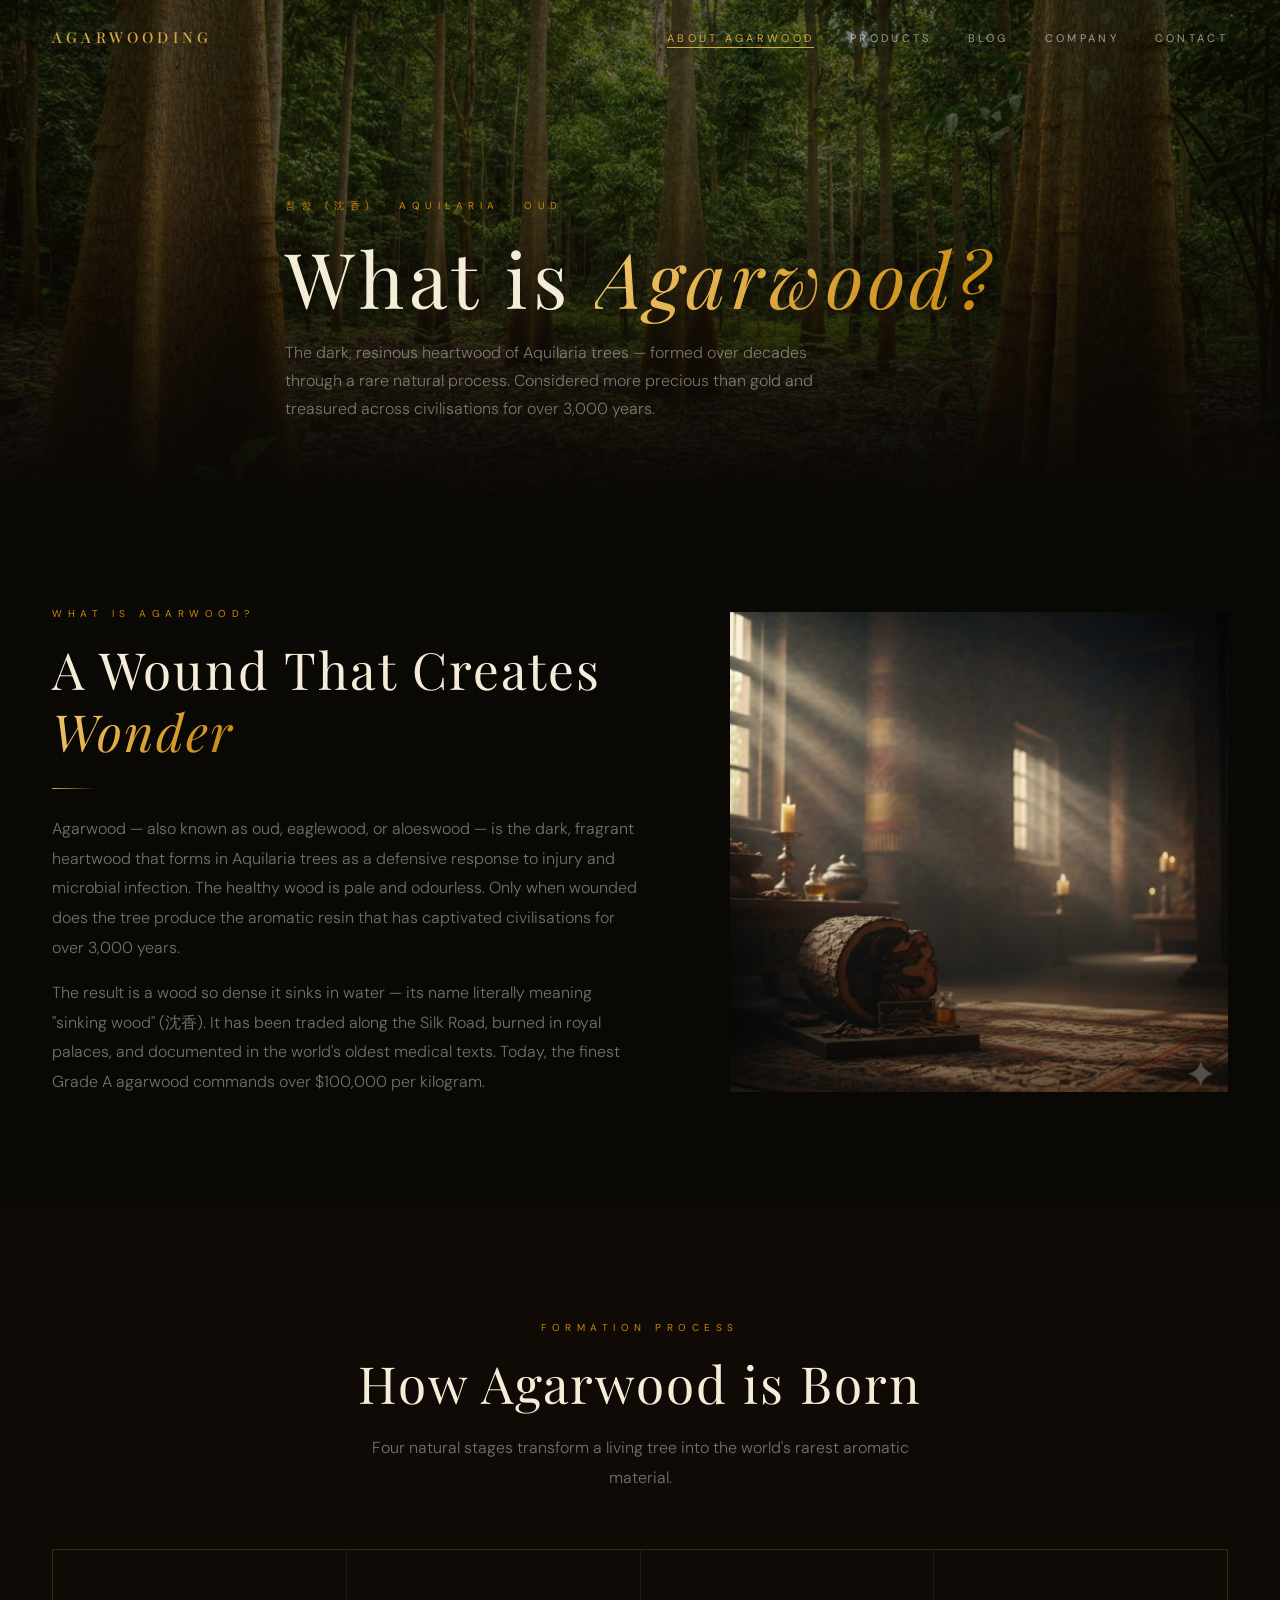
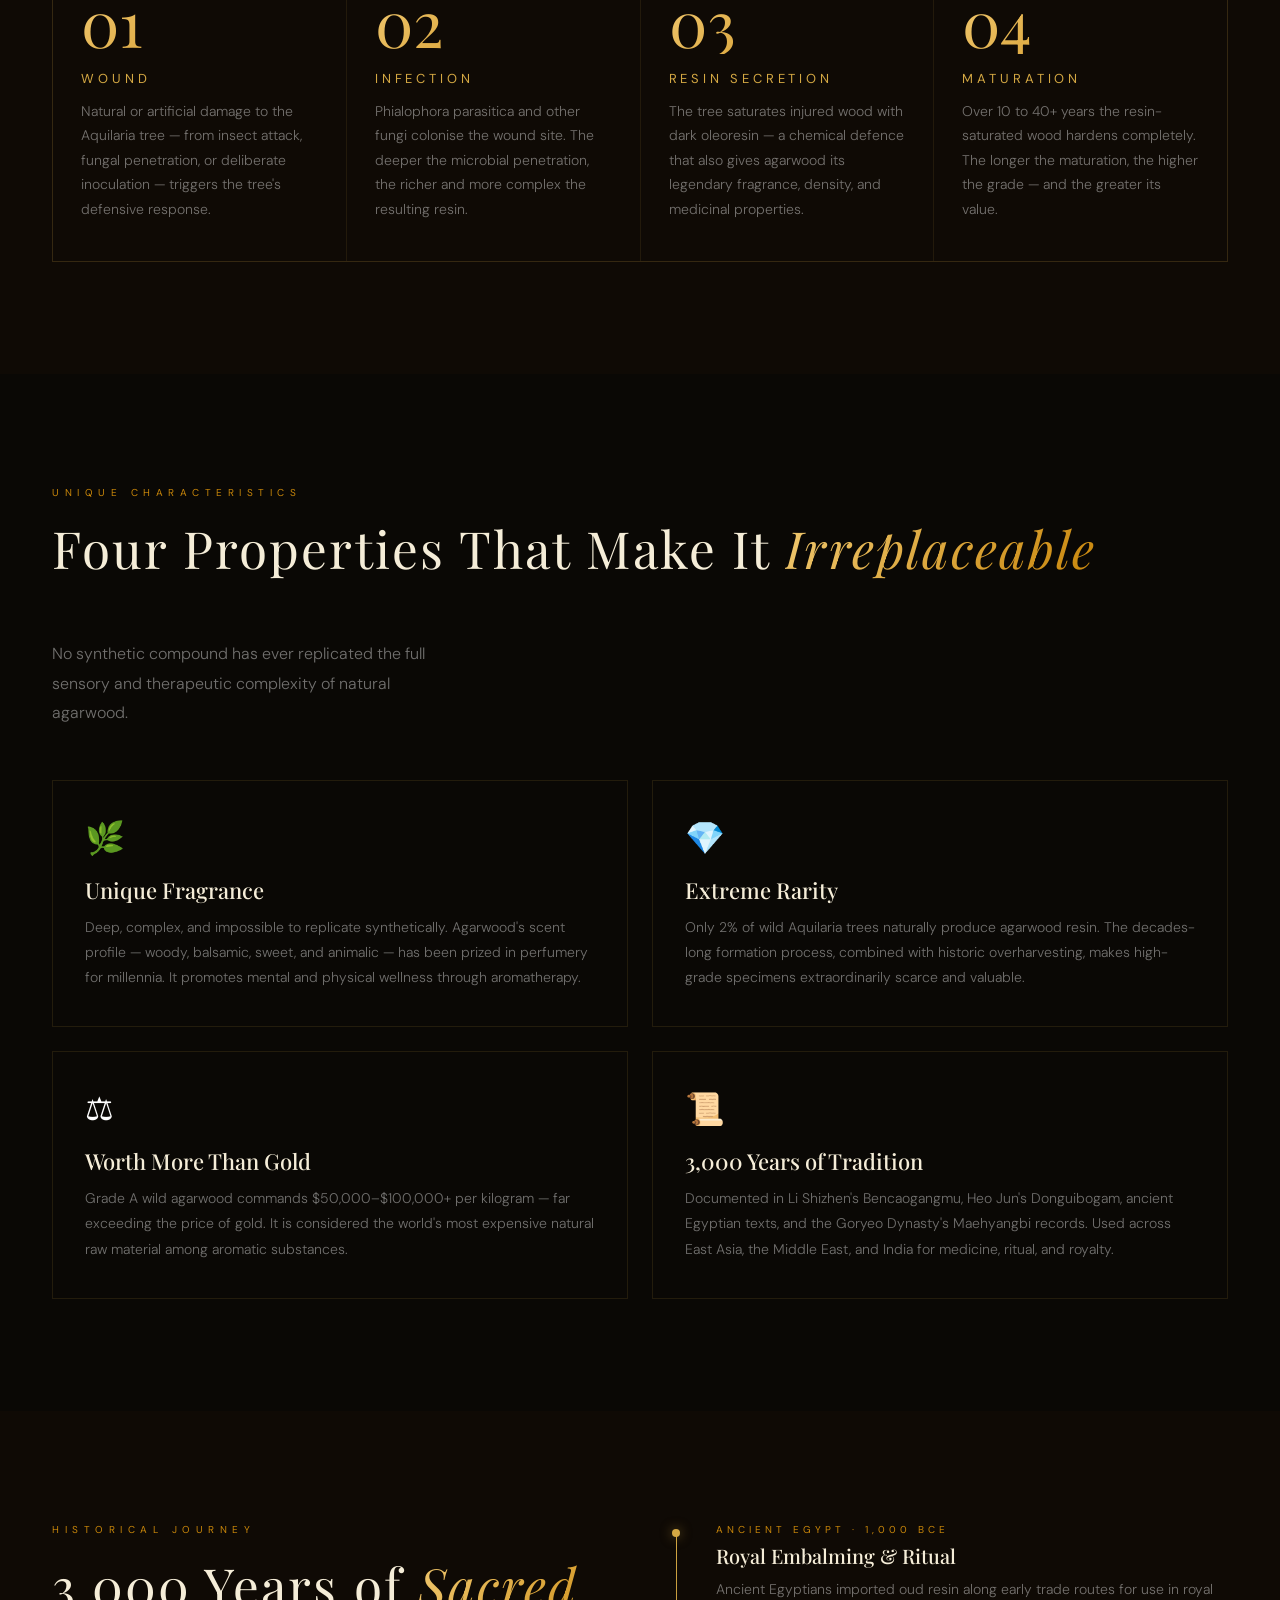
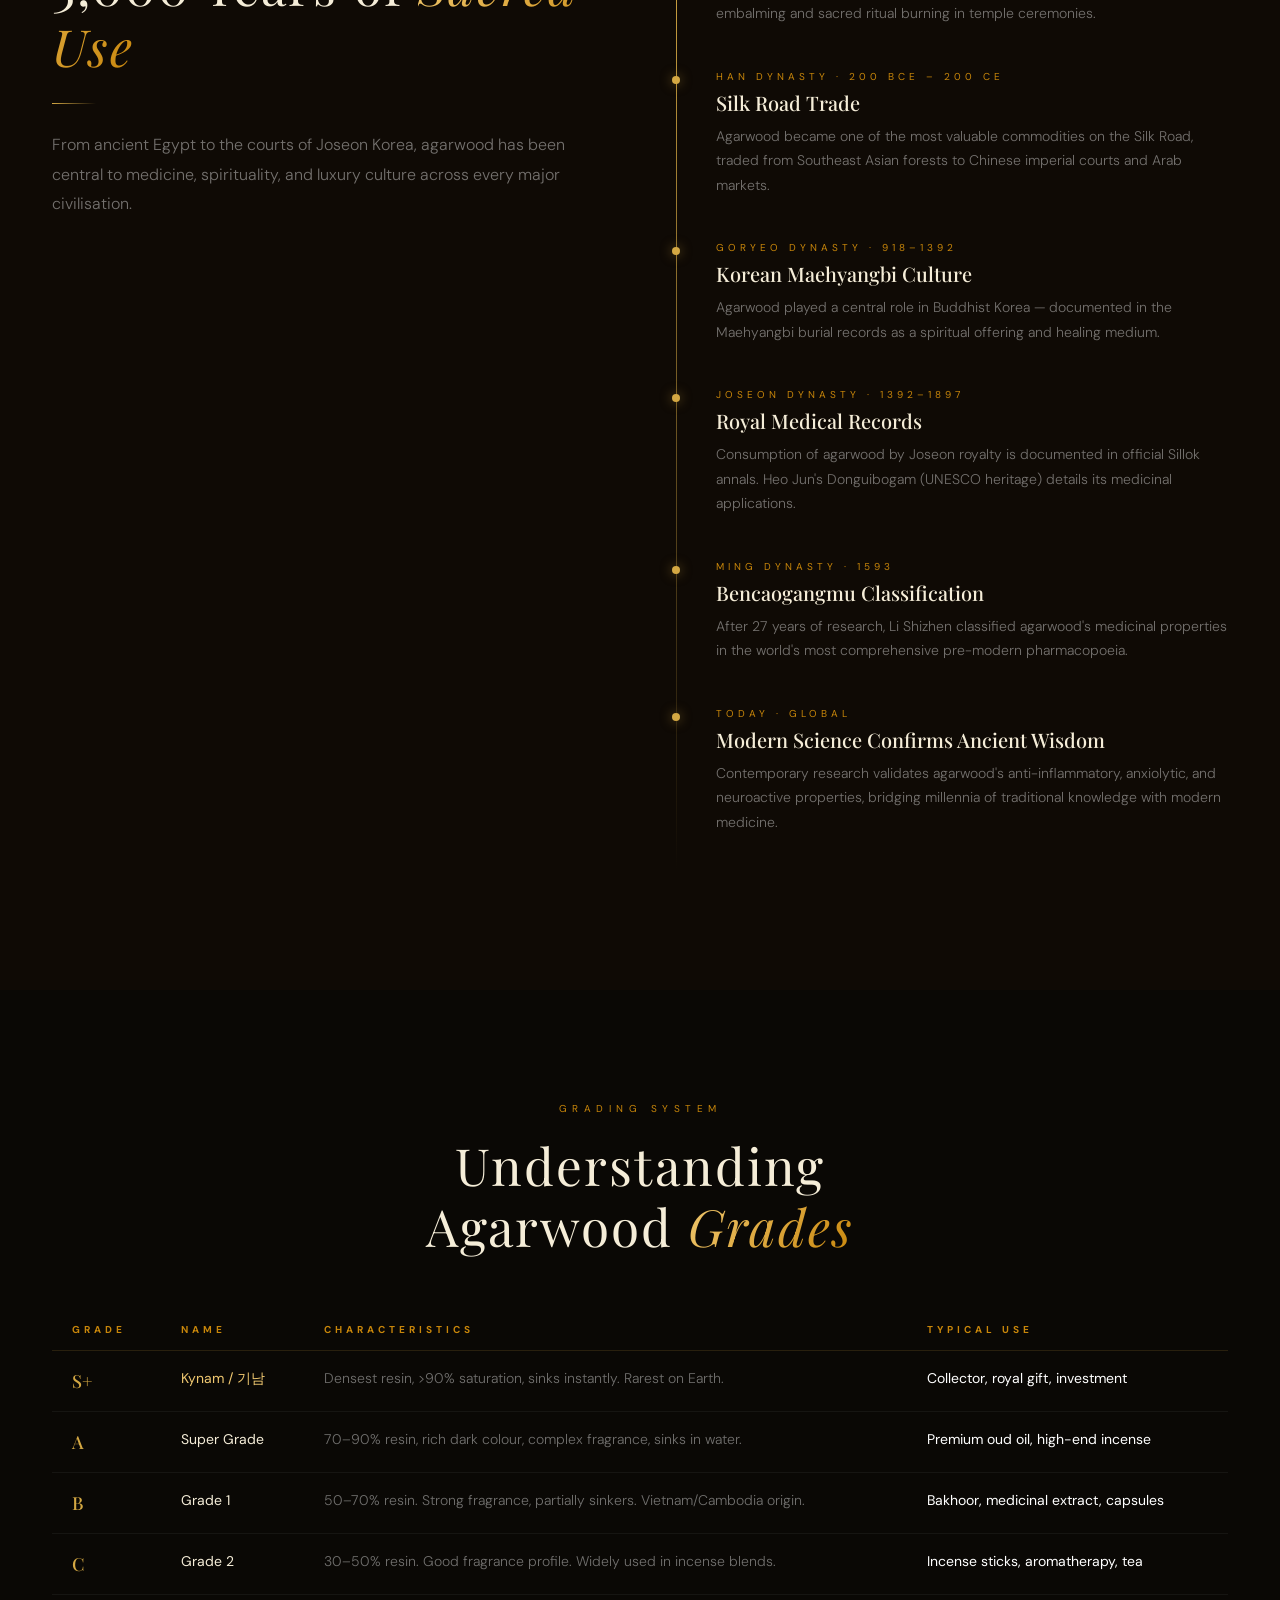
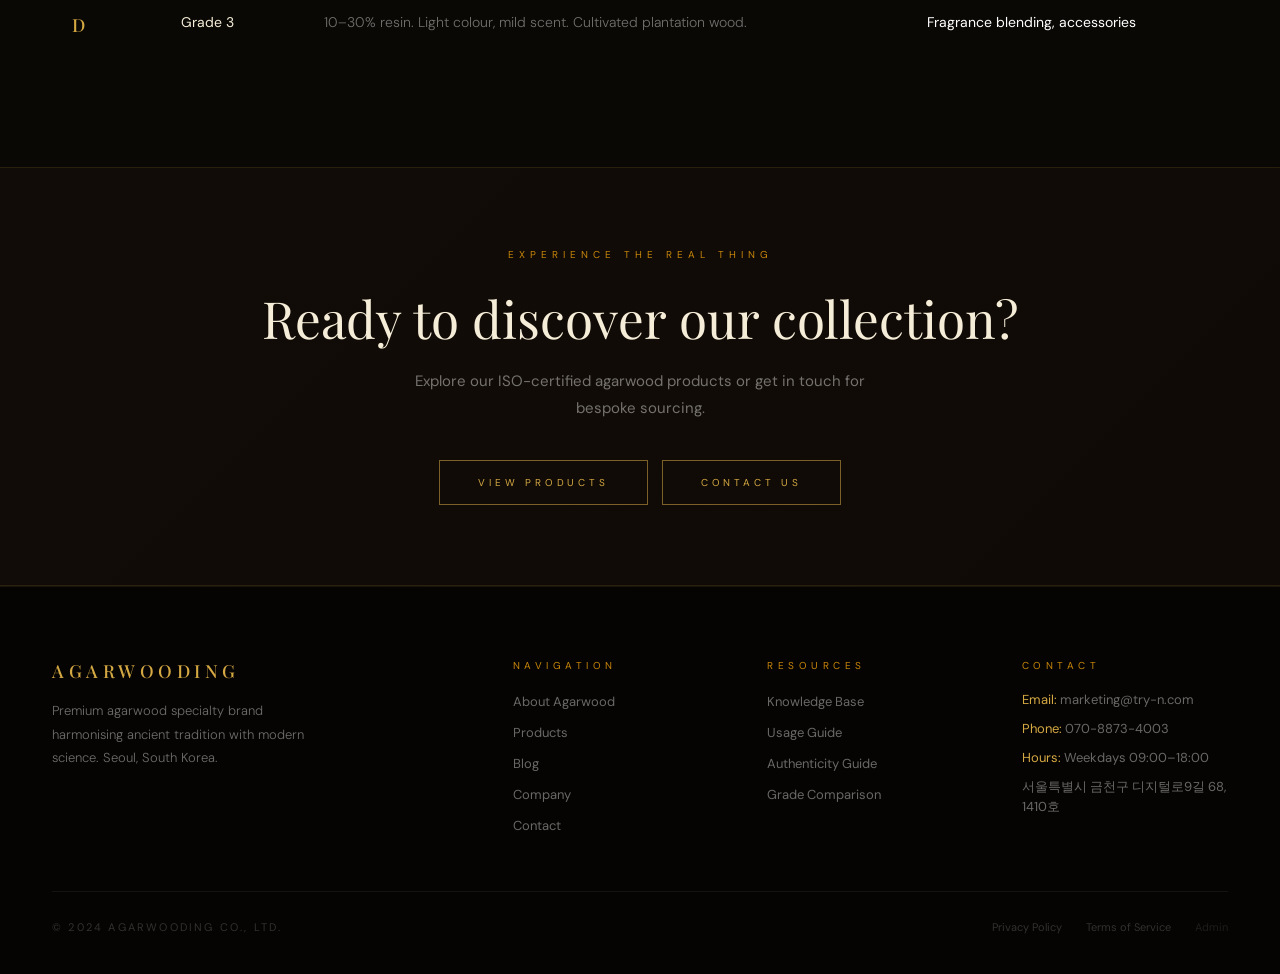
<file: about-agarwood.html>
<!DOCTYPE html>
<html lang="en" data-page="about">
<head>
  <meta charset="UTF-8"/>
  <meta name="viewport" content="width=device-width, initial-scale=1.0"/>
  <title>About Agarwood — 침향 (沈香) | Agarwooding</title>
  <meta name="description" content="Discover what agarwood is, how it forms, its 3,000-year history, unique properties, grading, and health benefits."/>
  <link rel="preconnect" href="https://fonts.googleapis.com"/>
  <link rel="preconnect" href="https://fonts.gstatic.com" crossorigin/>
  <link href="https://fonts.googleapis.com/css2?family=Playfair+Display:ital,wght@0,300;0,400;0,500;0,700;1,400;1,700&family=DM+Sans:wght@300;400;500&display=swap" rel="stylesheet"/>
  <link rel="stylesheet" href="css/main.css"/>
<style>
/* Formation stages */
.stage-grid { display:grid; grid-template-columns:repeat(4,1fr); gap:1px; background:rgba(212,168,67,.1); border:1px solid rgba(212,168,67,.1); margin-top:64px; }
.stage-cell { background:var(--deep); padding:40px 28px; position:relative; }
.stage-num { font-family:var(--font-d); font-size:64px; font-weight:300; line-height:1; background:linear-gradient(135deg,var(--gold-light),var(--amber)); -webkit-background-clip:text; -webkit-text-fill-color:transparent; background-clip:text; margin-bottom:16px; }
.stage-name { font-size:13px; letter-spacing:.3em; text-transform:uppercase; color:var(--gold); margin-bottom:12px; }
.stage-text { font-size:14px; color:var(--text-muted); line-height:1.75; font-weight:300; }

/* Properties */
.prop-grid { display:grid; grid-template-columns:repeat(2,1fr); gap:24px; }
.prop-card {
  border:1px solid rgba(212,168,67,.12);
  padding:36px 32px;
  position:relative; overflow:hidden;
  transition:border-color .4s;
}
.prop-card::before { content:''; position:absolute; top:0; left:0; width:3px; height:0; background:linear-gradient(to bottom,var(--gold-light),var(--amber)); transition:height .5s var(--ease); }
.prop-card:hover { border-color:rgba(212,168,67,.35); }
.prop-card:hover::before { height:100%; }
.prop-icon { font-size:32px; margin-bottom:16px; }
.prop-title { font-family:var(--font-d); font-size:22px; font-weight:500; color:var(--cream); margin-bottom:10px; }
.prop-desc { font-size:14px; color:var(--text-muted); line-height:1.8; font-weight:300; }

/* History timeline */
.timeline { position:relative; padding-left:40px; }
.timeline::before { content:''; position:absolute; left:0; top:8px; bottom:8px; width:1px; background:linear-gradient(to bottom,var(--gold),transparent); }
.tl-item { position:relative; margin-bottom:44px; }
.tl-item::before { content:''; position:absolute; left:-44px; top:6px; width:8px; height:8px; border-radius:50%; background:var(--gold); box-shadow:0 0 12px rgba(212,168,67,.5); }
.tl-era { font-size:10px; letter-spacing:.4em; text-transform:uppercase; color:var(--amber); margin-bottom:6px; }
.tl-title { font-family:var(--font-d); font-size:20px; font-weight:500; color:var(--cream); margin-bottom:8px; }
.tl-desc { font-size:14px; color:var(--text-muted); line-height:1.75; font-weight:300; }

/* Grades table */
.grade-table { width:100%; border-collapse:collapse; margin-top:32px; }
.grade-table th { font-size:10px; letter-spacing:.4em; text-transform:uppercase; color:var(--amber); padding:14px 20px; text-align:left; border-bottom:1px solid rgba(212,168,67,.15); }
.grade-table td { padding:18px 20px; font-size:14px; border-bottom:1px solid rgba(255,255,255,.05); vertical-align:top; }
.grade-table tr:last-child td { border-bottom:none; }
.grade-table td:first-child { font-family:var(--font-d); font-size:18px; color:var(--gold); font-weight:500; }
.grade-table td:nth-child(2) { color:var(--cream); }
.grade-table td:nth-child(3) { color:var(--text-muted); font-weight:300; }
.grade-table tbody tr { transition:background .3s; }
.grade-table tbody tr:hover { background:rgba(212,168,67,.04); }

/* CTA band */
.cta-band {
  background:linear-gradient(135deg,#110C07 0%,#0F0A05 100%);
  border-top:1px solid rgba(212,168,67,.12);
  border-bottom:1px solid rgba(212,168,67,.12);
  padding:80px 52px; text-align:center;
}

@media(max-width:768px){
  .stage-grid { grid-template-columns:repeat(2,1fr); }
  .prop-grid { grid-template-columns:1fr; }
}
</style>
</head>
<body>

<canvas id="grain"></canvas>
<div id="prog"></div>

<nav class="nav">
  <a href="index.html" class="nav-logo">Agarwooding</a>
  <ul class="nav-links">
    <li><a href="about-agarwood.html" class="active">About Agarwood</a></li>
    <li><a href="products.html">Products</a></li>
    <li><a href="blog.html">Blog</a></li>
    <li><a href="company.html">Company</a></li>
    <li><a href="contact.html">Contact</a></li>
  </ul>
  <button type="button" class="nav-burger" id="nav-burger" aria-label="Menu">
    <span></span><span></span><span></span>
  </button>
</nav>

<!-- PAGE HERO -->
<header class="page-hero">
  <div class="page-hero-bg" style="background-image:url('images/forest-origin.jpg')"></div>
  <div class="page-hero-overlay"></div>
  <div class="page-hero-inner max-w">
    <p class="page-hero-tag reveal">침향 (沈香) · Aquilaria · Oud</p>
    <h1 class="page-hero-h1 reveal delay-1">What is <em>Agarwood?</em></h1>
    <p class="page-hero-sub reveal delay-2">
      The dark, resinous heartwood formed inside Aquilaria trees — considered more precious than gold
      and revered across cultures for over 3,000 years.
    </p>
  </div>
</header>

<!-- WHAT IS AGARWOOD -->
<section class="section section--dark" id="about-intro">
  <div class="max-w col-2-wide">
    <div>
      <p class="section-tag reveal" data-intro-label>The Essence</p>
      <h2 class="section-h2 section-h2--dark reveal delay-1" data-intro-headline>A Wound That Creates <em>Wonder</em></h2>
      <div class="gold-line reveal delay-2"></div>
      <p class="section-lead section-lead--dark reveal delay-2" data-intro-body1>
        Agarwood — known as 침향 (沈香) in Korean and Chinese medicine — forms when specific Aquilaria
        trees are wounded by fungal infection or physical damage. In response, the tree saturates
        its injured heartwood with a dark, aromatic resin. Over decades, this resin hardens into
        one of the rarest, most valuable natural substances on Earth.
      </p>
      <p class="section-lead section-lead--dark reveal delay-3" style="margin-top:1rem" data-intro-body2>
        The result is a wood so dense it sinks in water — its name literally meaning "sinking wood"
        (沈香). It has been traded along the Silk Road, burned in royal palaces, and documented in
        the world's oldest medical texts. Today, the finest Grade A agarwood commands over
        $100,000 per kilogram.
      </p>
    </div>
    <div class="img-frame reveal-right" style="height:480px">
      <img src="images/ceremonial-room.jpg" alt="Agarwood ceremonial" style="height:100%" data-intro-image/>
      <div class="img-overlay"></div>
    </div>
  </div>
</section>

<!-- FORMATION STAGES -->
<section class="section section--deep">
  <div class="max-w">
    <div class="text-center" style="max-width:600px;margin:0 auto">
      <p class="section-tag reveal">Formation Process</p>
      <h2 class="section-h2 section-h2--dark reveal delay-1">How Agarwood is Born</h2>
      <p class="section-lead section-lead--dark reveal delay-2">Four natural stages transform a living tree into the world's rarest aromatic material.</p>
    </div>
    <div class="stage-grid" style="margin-top:56px">
      <div class="stage-cell reveal delay-1">
        <div class="stage-num">01</div>
        <div class="stage-name">Wound</div>
        <div class="stage-text">Natural or artificial damage to the Aquilaria tree — from insect attack, fungal penetration, or deliberate inoculation — triggers the tree's defensive response.</div>
      </div>
      <div class="stage-cell reveal delay-2">
        <div class="stage-num">02</div>
        <div class="stage-name">Infection</div>
        <div class="stage-text">Phialophora parasitica and other fungi colonise the wound site. The deeper the microbial penetration, the richer and more complex the resulting resin.</div>
      </div>
      <div class="stage-cell reveal delay-3">
        <div class="stage-num">03</div>
        <div class="stage-name">Resin Secretion</div>
        <div class="stage-text">The tree saturates injured wood with dark oleoresin — a chemical defence that also gives agarwood its legendary fragrance, density, and medicinal properties.</div>
      </div>
      <div class="stage-cell reveal delay-4">
        <div class="stage-num">04</div>
        <div class="stage-name">Maturation</div>
        <div class="stage-text">Over 10 to 40+ years the resin-saturated wood hardens completely. The longer the maturation, the higher the grade — and the greater its value.</div>
      </div>
    </div>
  </div>
</section>

<!-- PROPERTIES -->
<section class="section section--dark">
  <div class="max-w">
    <div class="flex-between" style="margin-bottom:52px;gap:40px;flex-wrap:wrap">
      <div>
        <p class="section-tag reveal">Unique Characteristics</p>
        <h2 class="section-h2 section-h2--dark reveal delay-1">Four Properties That Make It <em>Irreplaceable</em></h2>
      </div>
      <p class="section-lead section-lead--dark reveal delay-2" style="max-width:400px">No synthetic compound has ever replicated the full sensory and therapeutic complexity of natural agarwood.</p>
    </div>
    <div class="prop-grid" data-stagger>
      <div class="prop-card">
        <div class="prop-icon">🌿</div>
        <div class="prop-title">Unique Fragrance</div>
        <div class="prop-desc">Deep, complex, and impossible to replicate synthetically. Agarwood's scent profile — woody, balsamic, sweet, and animalic — has been prized in perfumery for millennia. It promotes mental and physical wellness through aromatherapy.</div>
      </div>
      <div class="prop-card">
        <div class="prop-icon">💎</div>
        <div class="prop-title">Extreme Rarity</div>
        <div class="prop-desc">Only 2% of wild Aquilaria trees naturally produce agarwood resin. The decades-long formation process, combined with historic overharvesting, makes high-grade specimens extraordinarily scarce and valuable.</div>
      </div>
      <div class="prop-card">
        <div class="prop-icon">⚖️</div>
        <div class="prop-title">Worth More Than Gold</div>
        <div class="prop-desc">Grade A wild agarwood commands $50,000–$100,000+ per kilogram — far exceeding the price of gold. It is considered the world's most expensive natural raw material among aromatic substances.</div>
      </div>
      <div class="prop-card">
        <div class="prop-icon">📜</div>
        <div class="prop-title">3,000 Years of Tradition</div>
        <div class="prop-desc">Documented in Li Shizhen's Bencaogangmu, Heo Jun's Donguibogam, ancient Egyptian texts, and the Goryeo Dynasty's Maehyangbi records. Used across East Asia, the Middle East, and India for medicine, ritual, and royalty.</div>
      </div>
    </div>
  </div>
</section>

<!-- HISTORY TIMELINE -->
<section class="section section--deep">
  <div class="max-w col-2" style="align-items:start">
    <div>
      <p class="section-tag reveal">Historical Journey</p>
      <h2 class="section-h2 section-h2--dark reveal delay-1">3,000 Years of <em>Sacred Use</em></h2>
      <div class="gold-line reveal delay-2"></div>
      <p class="section-lead section-lead--dark reveal delay-2">
        From ancient Egypt to the courts of Joseon Korea, agarwood has been central to
        medicine, spirituality, and luxury culture across every major civilisation.
      </p>
    </div>
    <div class="timeline reveal-right delay-1">
      <div class="tl-item">
        <div class="tl-era">Ancient Egypt · 1,000 BCE</div>
        <div class="tl-title">Royal Embalming & Ritual</div>
        <div class="tl-desc">Ancient Egyptians imported oud resin along early trade routes for use in royal embalming and sacred ritual burning in temple ceremonies.</div>
      </div>
      <div class="tl-item">
        <div class="tl-era">Han Dynasty · 200 BCE – 200 CE</div>
        <div class="tl-title">Silk Road Trade</div>
        <div class="tl-desc">Agarwood became one of the most valuable commodities on the Silk Road, traded from Southeast Asian forests to Chinese imperial courts and Arab markets.</div>
      </div>
      <div class="tl-item">
        <div class="tl-era">Goryeo Dynasty · 918–1392</div>
        <div class="tl-title">Korean Maehyangbi Culture</div>
        <div class="tl-desc">Agarwood played a central role in Buddhist Korea — documented in the Maehyangbi burial records as a spiritual offering and healing medium.</div>
      </div>
      <div class="tl-item">
        <div class="tl-era">Joseon Dynasty · 1392–1897</div>
        <div class="tl-title">Royal Medical Records</div>
        <div class="tl-desc">Consumption of agarwood by Joseon royalty is documented in official Sillok annals. Heo Jun's Donguibogam (UNESCO heritage) details its medicinal applications.</div>
      </div>
      <div class="tl-item">
        <div class="tl-era">Ming Dynasty · 1593</div>
        <div class="tl-title">Bencaogangmu Classification</div>
        <div class="tl-desc">After 27 years of research, Li Shizhen classified agarwood's medicinal properties in the world's most comprehensive pre-modern pharmacopoeia.</div>
      </div>
      <div class="tl-item">
        <div class="tl-era">Today · Global</div>
        <div class="tl-title">Modern Science Confirms Ancient Wisdom</div>
        <div class="tl-desc">Contemporary research validates agarwood's anti-inflammatory, anxiolytic, and neuroactive properties, bridging millennia of traditional knowledge with modern medicine.</div>
      </div>
    </div>
  </div>
</section>

<!-- GRADES -->
<section class="section section--dark">
  <div class="max-w">
    <div class="text-center" style="max-width:540px;margin:0 auto 52px">
      <p class="section-tag reveal">Grading System</p>
      <h2 class="section-h2 section-h2--dark reveal delay-1">Understanding Agarwood <em>Grades</em></h2>
    </div>
    <div class="reveal">
      <table class="grade-table">
        <thead>
          <tr>
            <th>Grade</th>
            <th>Name</th>
            <th>Characteristics</th>
            <th>Typical Use</th>
          </tr>
        </thead>
        <tbody>
          <tr>
            <td>S+</td>
            <td style="color:var(--gold-light)">Kynam / 기남</td>
            <td>Densest resin, >90% saturation, sinks instantly. Rarest on Earth.</td>
            <td>Collector, royal gift, investment</td>
          </tr>
          <tr>
            <td>A</td>
            <td>Super Grade</td>
            <td>70–90% resin, rich dark colour, complex fragrance, sinks in water.</td>
            <td>Premium oud oil, high-end incense</td>
          </tr>
          <tr>
            <td>B</td>
            <td>Grade 1</td>
            <td>50–70% resin. Strong fragrance, partially sinkers. Vietnam/Cambodia origin.</td>
            <td>Bakhoor, medicinal extract, capsules</td>
          </tr>
          <tr>
            <td>C</td>
            <td>Grade 2</td>
            <td>30–50% resin. Good fragrance profile. Widely used in incense blends.</td>
            <td>Incense sticks, aromatherapy, tea</td>
          </tr>
          <tr>
            <td>D</td>
            <td>Grade 3</td>
            <td>10–30% resin. Light colour, mild scent. Cultivated plantation wood.</td>
            <td>Fragrance blending, accessories</td>
          </tr>
        </tbody>
      </table>
    </div>
  </div>
</section>

<!-- CTA BAND -->
<div class="cta-band reveal">
  <p style="font-size:10px;letter-spacing:.5em;text-transform:uppercase;color:var(--amber);margin-bottom:1.4rem">Experience the Real Thing</p>
  <h2 style="font-family:var(--font-d);font-size:clamp(28px,4vw,52px);font-weight:300;color:var(--cream);margin-bottom:1rem">Ready to discover our collection?</h2>
  <p style="font-size:15px;color:var(--text-muted);max-width:480px;margin:0 auto 2.4rem;line-height:1.8">Explore our ISO-certified agarwood products or get in touch for bespoke sourcing.</p>
  <div class="btn-row" style="justify-content:center">
    <a href="products.html" class="btn btn--gold"><span>View Products</span></a>
    <a href="contact.html"  class="btn btn--gold"><span>Contact Us</span></a>
  </div>
</div>

<!-- FOOTER -->
<footer>
  <div class="max-w">
    <div class="foot-grid">
      <div>
        <div class="foot-brand">Agarwooding</div>
        <p class="foot-tagline">Premium agarwood specialty brand harmonising ancient tradition with modern science. Seoul, South Korea.</p>
      </div>
      <div>
        <div class="foot-h">Navigation</div>
        <ul class="foot-links">
          <li><a href="about-agarwood.html">About Agarwood</a></li>
          <li><a href="products.html">Products</a></li>
          <li><a href="blog.html">Blog</a></li>
          <li><a href="company.html">Company</a></li>
          <li><a href="contact.html">Contact</a></li>
        </ul>
      </div>
      <div>
        <div class="foot-h">Resources</div>
        <ul class="foot-links">
          <li><a href="blog.html">Knowledge Base</a></li>
          <li><a href="blog.html">Usage Guide</a></li>
          <li><a href="blog.html">Authenticity Guide</a></li>
          <li><a href="blog.html">Grade Comparison</a></li>
        </ul>
      </div>
      <div>
        <div class="foot-h">Contact</div>
        <p class="foot-contact-item"><span>Email:</span> marketing@try-n.com</p>
        <p class="foot-contact-item"><span>Phone:</span> 070-8873-4003</p>
        <p class="foot-contact-item"><span>Hours:</span> Weekdays 09:00–18:00</p>
        <p class="foot-contact-item" style="margin-top:8px">서울특별시 금천구 디지털로9길 68, 1410호</p>
      </div>
    </div>
    <div class="foot-bottom">
      <span class="foot-copy">© 2024 Agarwooding Co., Ltd.</span>
      <div class="foot-legal">
        <a href="#">Privacy Policy</a>
        <a href="#">Terms of Service</a>
      </div>
    </div>
  </div>
</footer>

<script src="js/cms-api.js"></script>
<script src="js/main.js"></script>
<script>
/* ── CMS HYDRATION: intro section image + headline + body ── */
(async function hydrateAboutIntro(){
  if(!window.CMS) return;
  try{
    const intro = (await CMS.pageSection('about'))?.intro;
    if(!intro) return;
    const setText = (sel, val) => { const el = document.querySelector(sel); if(el && val) el.textContent = val; };
    const setHTML = (sel, val) => { const el = document.querySelector(sel); if(el && val) el.innerHTML = window.sanitizeCmsHtml ? window.sanitizeCmsHtml(val) : val; };
    if(intro.image)    { const img = document.querySelector('[data-intro-image]'); if(img) { img.src = intro.image; img.alt = intro.headline?.replace(/<[^>]+>/g,'') || ''; } }
    if(intro.label)    setText('[data-intro-label]', intro.label);
    if(intro.headline) setHTML('[data-intro-headline]', intro.headline);
    if(intro.body1)    setText('[data-intro-body1]', intro.body1);
    if(intro.body2)    setText('[data-intro-body2]', intro.body2);
  }catch(err){
    console.warn('[about intro] hydration failed:', err.message);
  }
})();
</script>
<div class="mobile-menu" id="mobile-menu">
  <ul>
    <li><a href="about-agarwood.html">About Agarwood</a></li>
    <li><a href="products.html">Products</a></li>
    <li><a href="blog.html">Blog</a></li>
    <li><a href="company.html">Company</a></li>
    <li><a href="contact.html">Contact</a></li>
  </ul>
  <div class="mobile-menu-contact">marketing@try-n.com · 070-8873-4003</div>
</div>
</body>
</html>
</file>
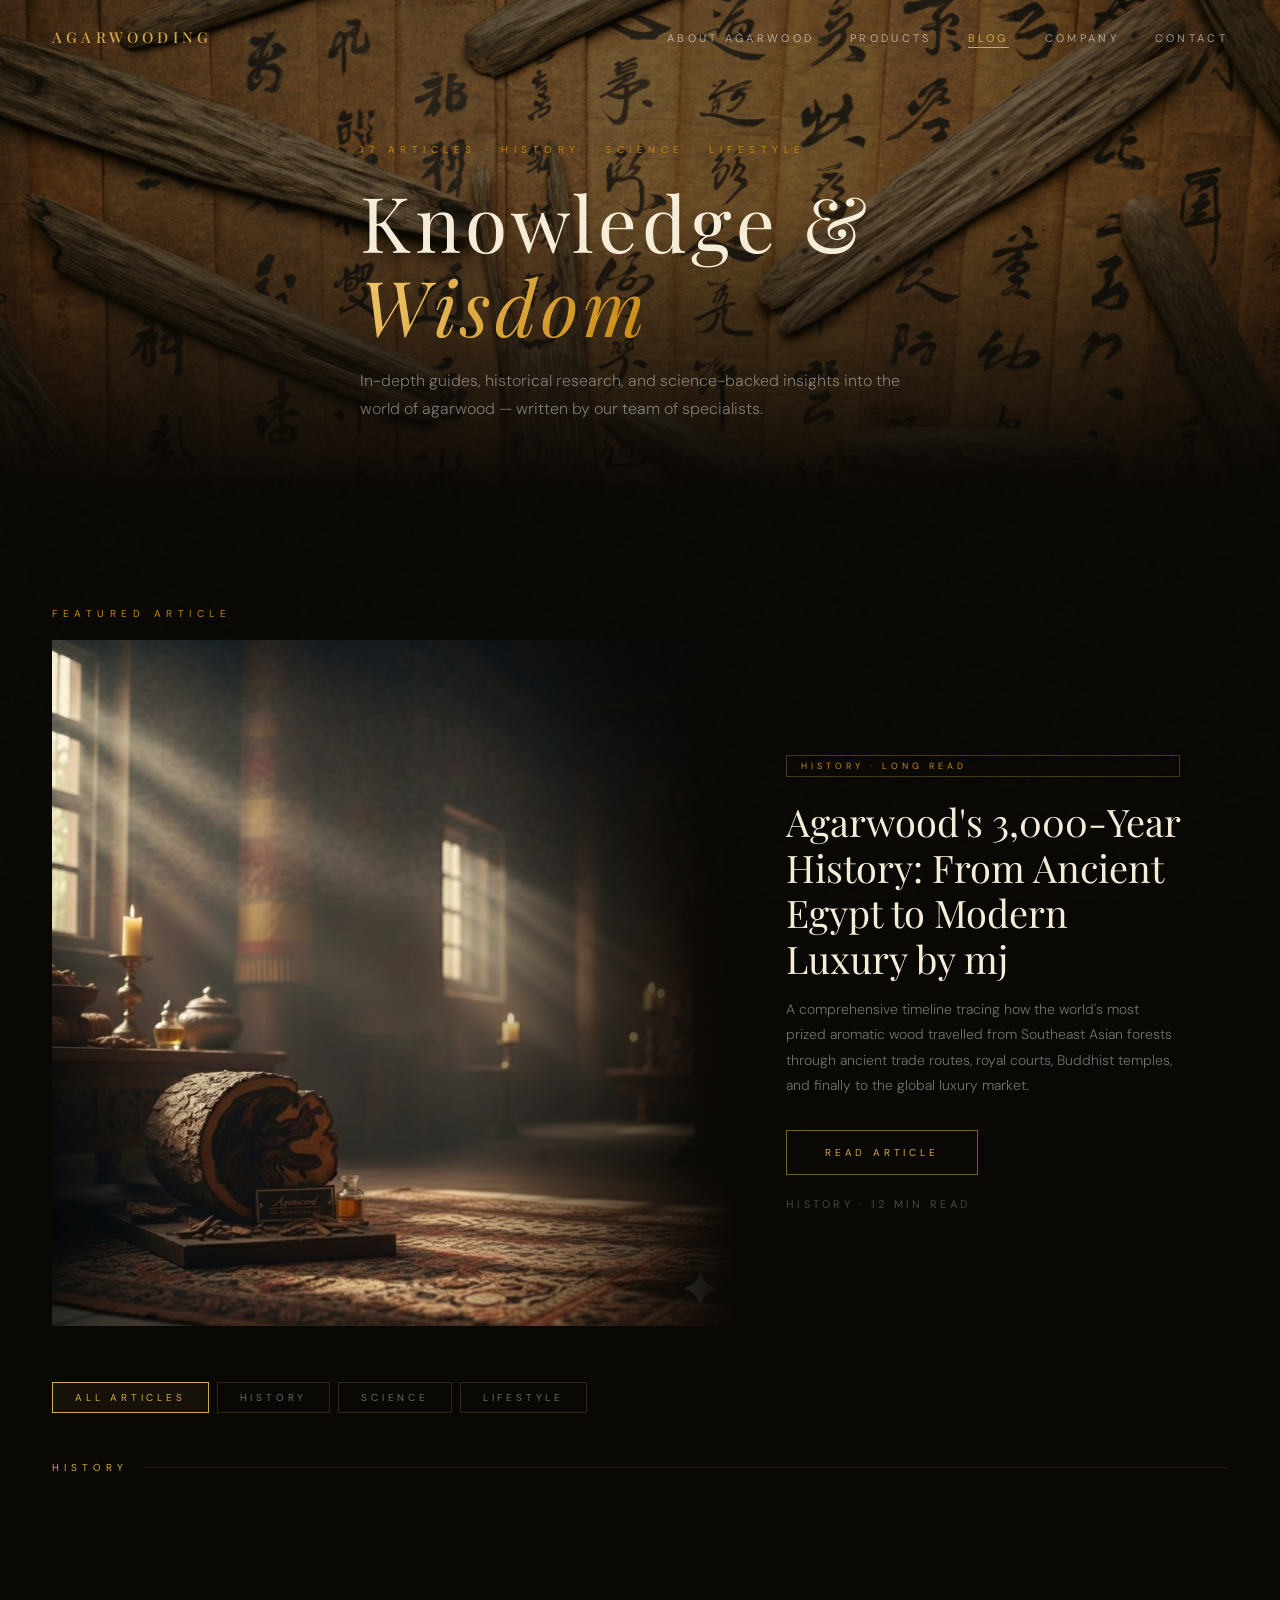
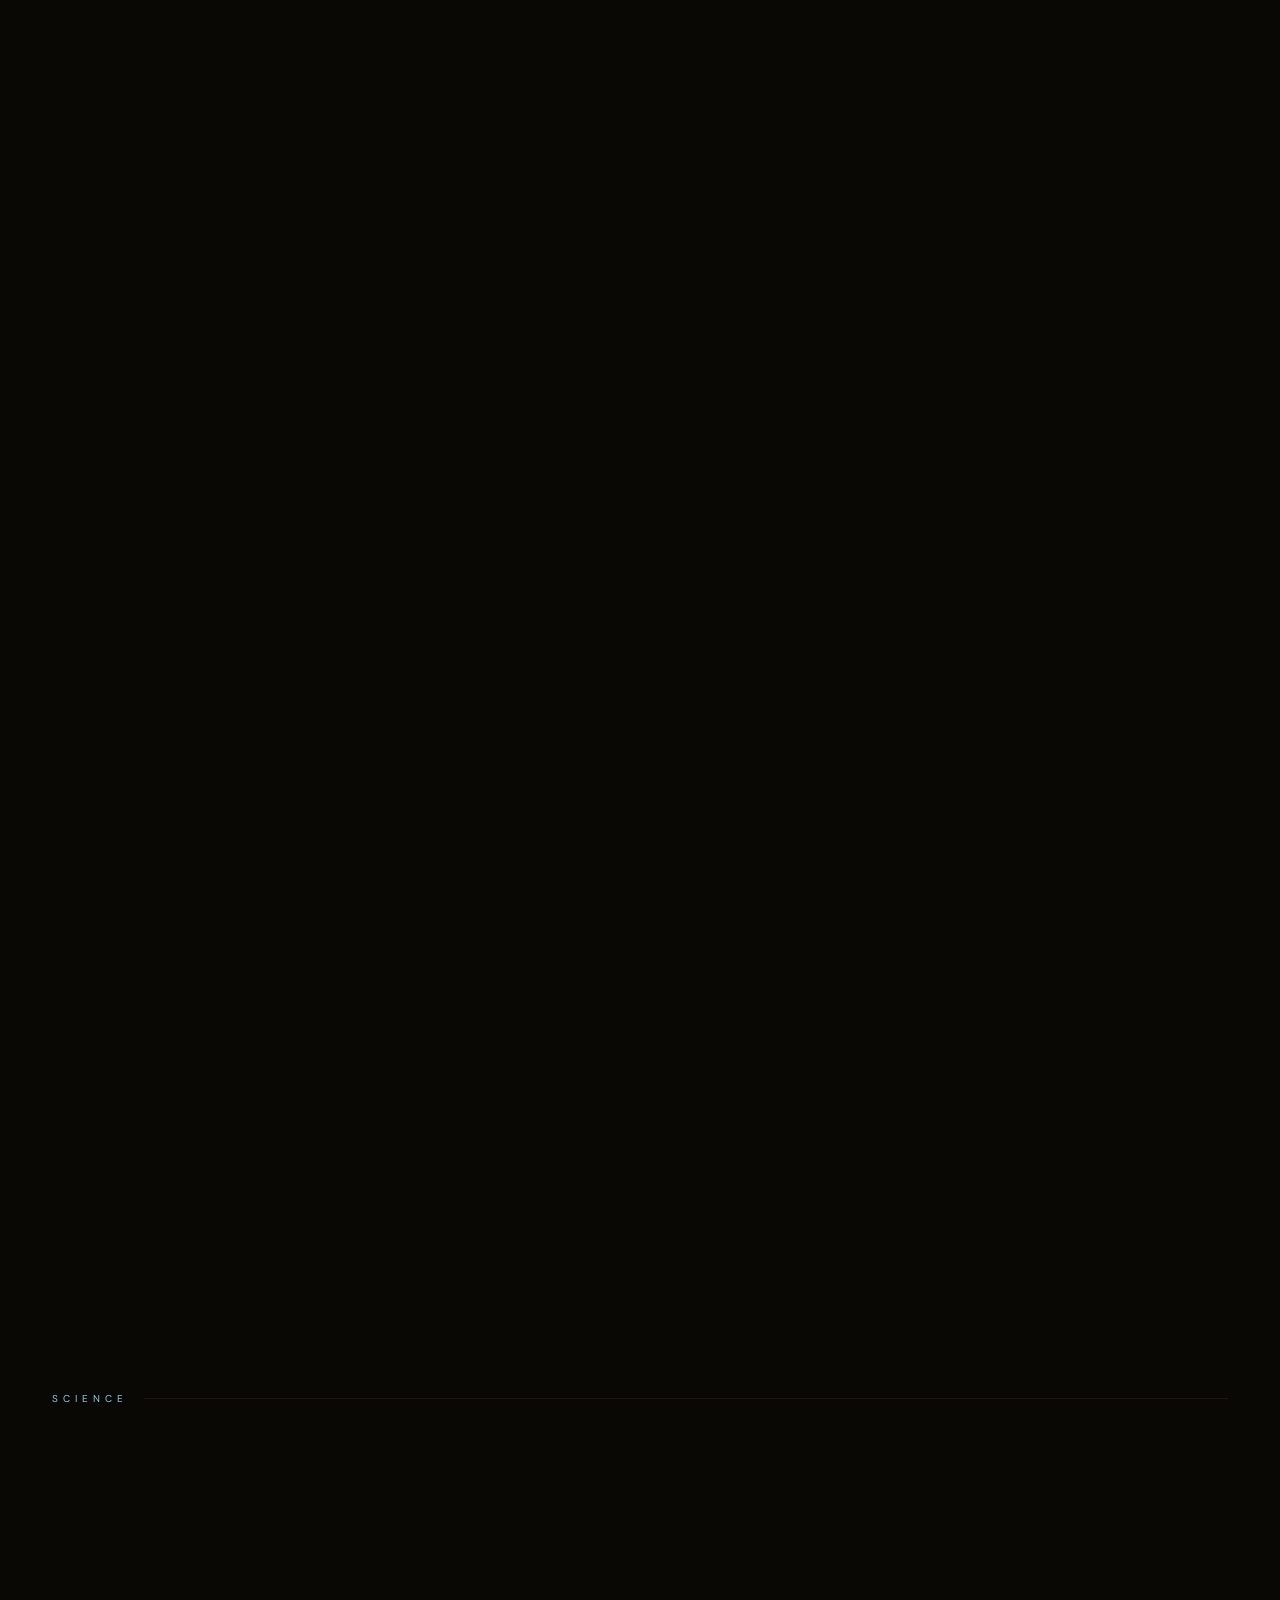
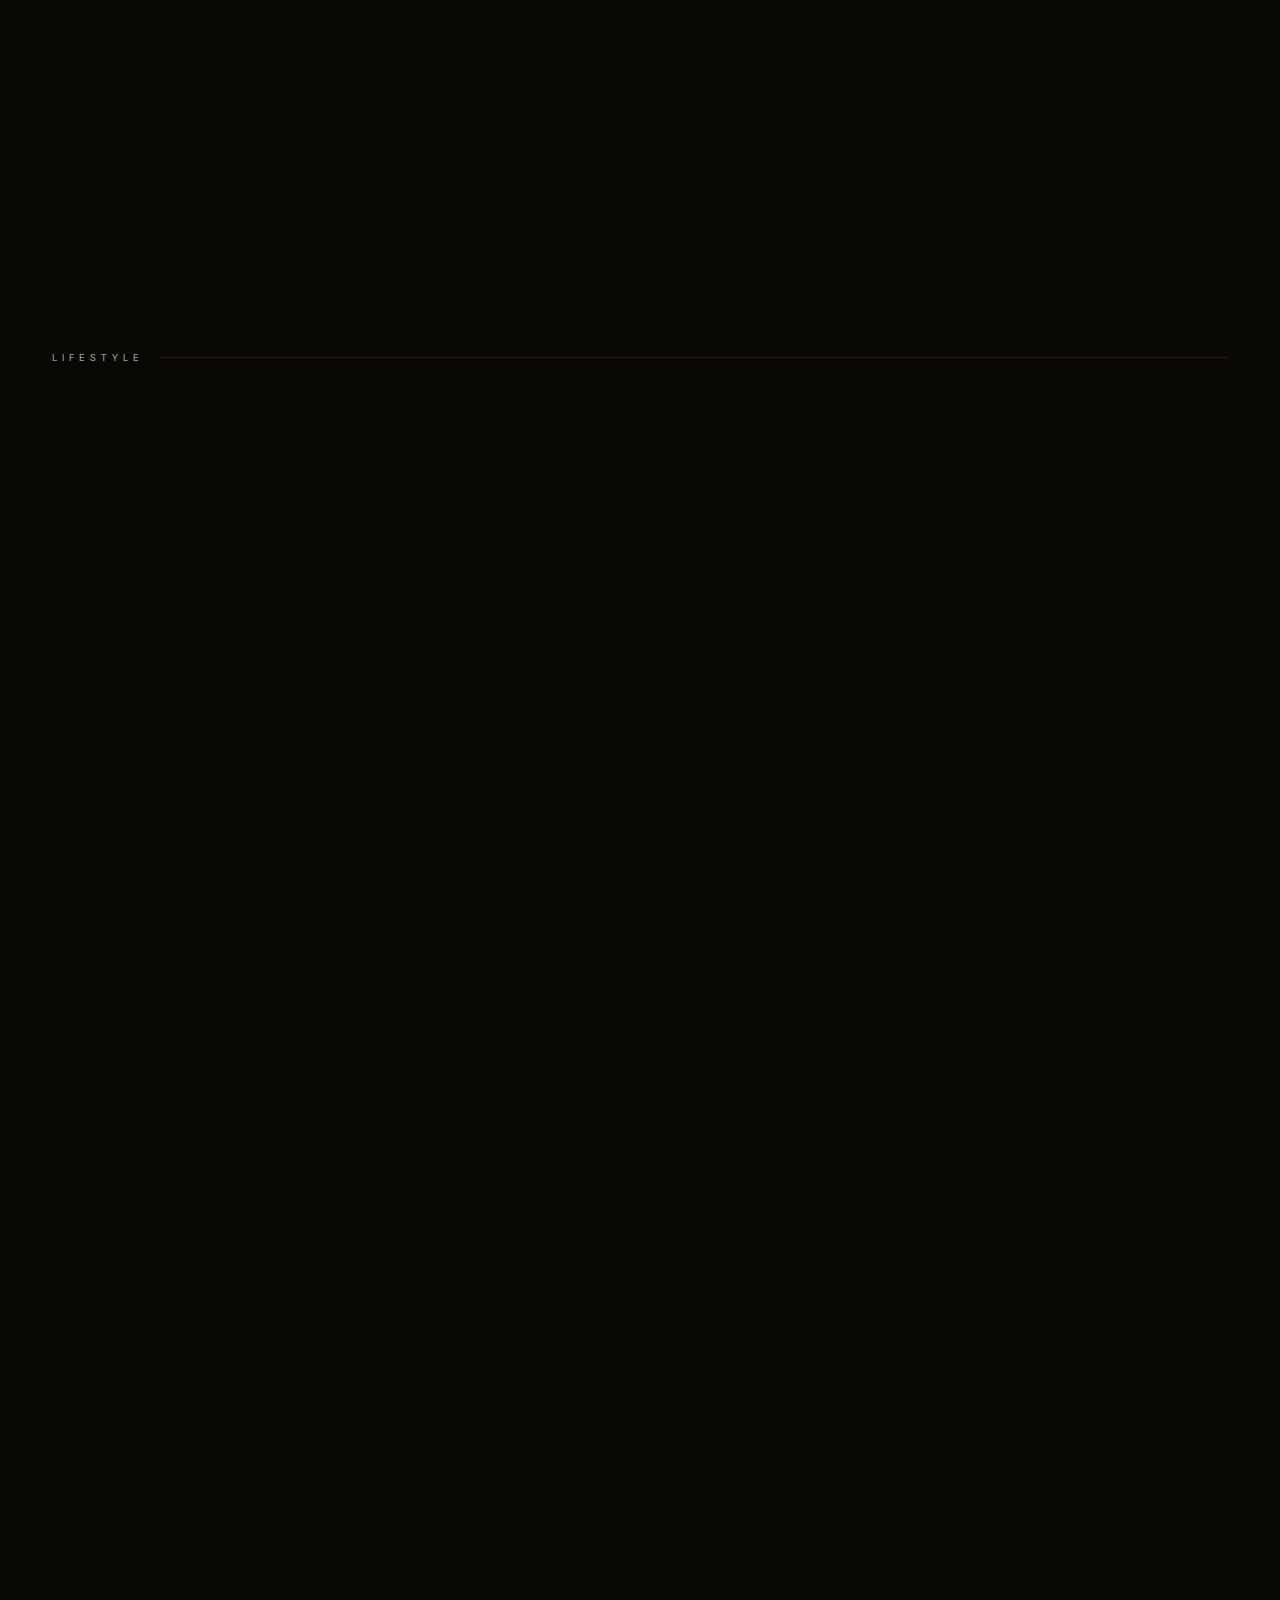
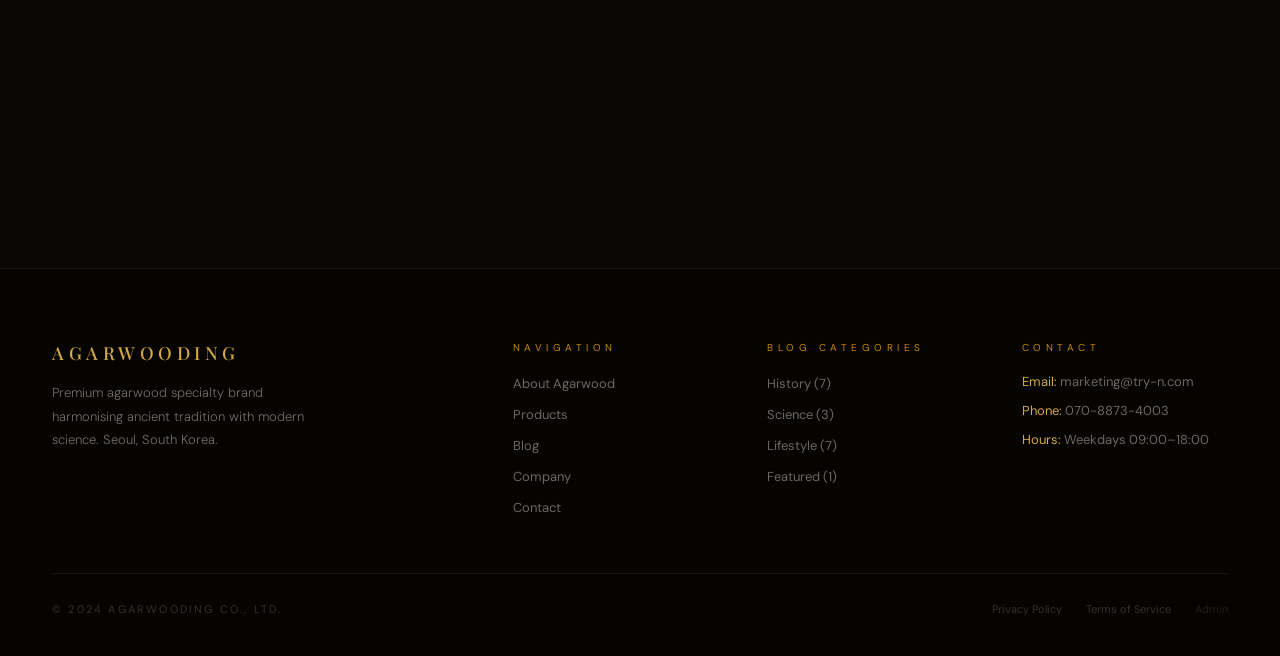
<file: blog.html>
<!DOCTYPE html>
<html lang="en" data-page="blog">
<head>
  <meta charset="UTF-8"/>
  <meta name="viewport" content="width=device-width, initial-scale=1.0"/>
  <title>Blog — Agarwood Knowledge &amp; Wisdom | Agarwooding</title>
  <meta name="description" content="18 in-depth articles on agarwood history, science, health benefits, authenticity, and lifestyle — by Agarwooding."/>
  <link rel="preconnect" href="https://fonts.googleapis.com"/>
  <link rel="preconnect" href="https://fonts.gstatic.com" crossorigin/>
  <link href="https://fonts.googleapis.com/css2?family=Playfair+Display:ital,wght@0,300;0,400;0,500;0,700;1,400;1,700&family=DM+Sans:wght@300;400;500&display=swap" rel="stylesheet"/>
  <link rel="stylesheet" href="css/main.css"/>
<style>
/* Filter tabs */
.filter-bar {
  display:flex; gap:8px; flex-wrap:wrap; margin-bottom:48px;
}
.filter-btn {
  padding:8px 22px; font-size:10px; letter-spacing:.38em;
  text-transform:uppercase; border:1px solid rgba(212,168,67,.2);
  color:rgba(255,255,255,.4); background:none; cursor:pointer;
  font-family:var(--font-b); transition:all .3s;
}
.filter-btn.on,
.filter-btn:hover { border-color:var(--gold); color:var(--gold); background:rgba(212,168,67,.06); }

/* Featured post */
.featured {
  display:grid; grid-template-columns:1.4fr 1fr;
  min-height:440px; margin-bottom:3px;
  position:relative; overflow:hidden;
}
.featured-img { position:relative; overflow:hidden; }
.featured-img img { width:100%; height:100%; object-fit:cover; transition:transform .8s var(--ease); }
.featured:hover .featured-img img { transform:scale(1.05); }
.featured-img-ov { position:absolute; inset:0; background:linear-gradient(to right,transparent 60%,var(--black) 100%); }
.featured-body {
  background:var(--black); padding:52px 48px;
  display:flex; flex-direction:column; justify-content:center;
}
.featured-badge { display:inline-block; padding:4px 14px; border:1px solid rgba(212,168,67,.3); font-size:9px; letter-spacing:.45em; text-transform:uppercase; color:var(--amber); margin-bottom:1.4rem; }
.featured-title { font-family:var(--font-d); font-size:clamp(24px,3vw,38px); font-weight:400; color:var(--cream); line-height:1.2; margin-bottom:1rem; }
.featured-excerpt { font-size:14px; color:var(--text-muted); line-height:1.8; font-weight:300; margin-bottom:2rem; }
.featured-meta { font-size:11px; letter-spacing:.3em; color:rgba(255,255,255,.25); text-transform:uppercase; }

/* Blog grid */
.blog-grid {
  display:grid; grid-template-columns:repeat(3,1fr); gap:24px;
}
.bcard {
  background:var(--deep); cursor:pointer;
  transition:box-shadow .4s, transform .4s;
  position:relative; overflow:hidden;
}
.bcard::before { content:''; position:absolute; bottom:0; left:0; right:0; height:2px; background:linear-gradient(to right,transparent,var(--gold),transparent); transform:scaleX(0); transition:transform .5s var(--ease); }
.bcard:hover { box-shadow:0 24px 48px rgba(0,0,0,.3); transform:translateY(-4px); }
.bcard:hover::before { transform:scaleX(1); }
.bcard-img { aspect-ratio:16/10; overflow:hidden; }
.bcard-img img { width:100%; height:100%; object-fit:cover; transition:transform .65s var(--ease); }
.bcard:hover .bcard-img img { transform:scale(1.07); }
.bcard-body { padding:22px 24px 28px; }
.bcard-cat {
  font-size:9px; letter-spacing:.45em; text-transform:uppercase;
  margin-bottom:8px; display:inline-block;
}
.cat-history  { color:#D4A843; }
.cat-science  { color:#8EC9E8; }
.cat-lifestyle{ color:#A8C890; }
.bcard-title { font-family:var(--font-d); font-size:18px; font-weight:500; color:var(--cream); line-height:1.3; margin-bottom:10px; }
.bcard-excerpt { font-size:13px; color:var(--text-muted); line-height:1.7; font-weight:300; }
.bcard-meta { font-size:10px; letter-spacing:.3em; color:rgba(255,255,255,.18); text-transform:uppercase; margin-top:14px; }

/* Category sections */
.cat-heading {
  display:flex; align-items:center; gap:16px; margin-bottom:28px;
}
.cat-heading-label { font-size:10px; letter-spacing:.5em; text-transform:uppercase; }
.cat-heading-line { flex:1; height:1px; background:rgba(212,168,67,.1); }

@media(max-width:900px){ .blog-grid { grid-template-columns:1fr; } .featured { grid-template-columns:1fr; } .featured-img { min-height:260px; } .featured-img-ov { background:linear-gradient(to top,var(--black) 0%,transparent 50%); } }
</style>
</head>
<body>

<canvas id="grain"></canvas>
<div id="prog"></div>

<nav class="nav">
  <a href="index.html" class="nav-logo">Agarwooding</a>
  <ul class="nav-links">
    <li><a href="about-agarwood.html">About Agarwood</a></li>
    <li><a href="products.html">Products</a></li>
    <li><a href="blog.html" class="active">Blog</a></li>
    <li><a href="company.html">Company</a></li>
    <li><a href="contact.html">Contact</a></li>
  </ul>
  <button type="button" class="nav-burger" id="nav-burger" aria-label="Menu">
    <span></span><span></span><span></span>
  </button>
</nav>

<!-- HERO -->
<header class="page-hero">
  <div class="page-hero-bg" style="background-image:url('images/calligraphy-heritage.jpg')"></div>
  <div class="page-hero-overlay"></div>
  <div class="page-hero-inner max-w">
    <p class="page-hero-tag reveal">18 Articles · History · Science · Lifestyle</p>
    <h1 class="page-hero-h1 reveal delay-1">Knowledge &amp;<br/><em>Wisdom</em></h1>
    <p class="page-hero-sub reveal delay-2">
      In-depth guides, historical research, and science-backed insights into the world of agarwood —
      written by our team of specialists.
    </p>
  </div>
</header>

<section class="section section--dark">
  <div class="max-w">

    <!-- FEATURED -->
    <p class="section-tag reveal" style="margin-bottom:20px">Featured Article</p>
    <a href="#" class="featured reveal-scale" style="display:grid;text-decoration:none;margin-bottom:56px">
      <div class="featured-img">
        <img src="images/ceremonial-room.jpg" alt="3000 year history"/>
        <div class="featured-img-ov"></div>
      </div>
      <div class="featured-body">
        <span class="featured-badge">History · Long Read</span>
        <h2 class="featured-title">Agarwood's 3,000-Year History: From Ancient Egypt to Modern Luxury</h2>
        <p class="featured-excerpt">A comprehensive timeline tracing how the world's most prized aromatic wood travelled from Southeast Asian forests through ancient trade routes, royal courts, Buddhist temples, and finally to the global luxury market.</p>
        <div class="btn-row" style="margin-top:0;margin-bottom:1.4rem">
          <span class="btn btn--gold" style="cursor:pointer"><span>Read Article</span></span>
        </div>
        <p class="featured-meta">History · 12 min read</p>
      </div>
    </a>

    <!-- FILTER -->
    <div class="filter-bar reveal">
      <button type="button" class="filter-btn on" onclick="filterPosts('all', this)">All Articles</button>
      <button type="button" class="filter-btn" onclick="filterPosts('history', this)">History</button>
      <button type="button" class="filter-btn" onclick="filterPosts('science', this)">Science</button>
      <button type="button" class="filter-btn" onclick="filterPosts('lifestyle', this)">Lifestyle</button>
    </div>

    <!-- HISTORY -->
    <div class="cat-heading reveal">
      <span class="cat-heading-label" style="color:var(--gold)">History</span>
      <div class="cat-heading-line"></div>
    </div>
    <div class="blog-grid" style="margin-bottom:56px" id="history-grid">
      <a href="#" class="bcard reveal delay-1">
        <div class="bcard-img"><img src="images/calligraphy-heritage.jpg" alt="" loading="lazy"/></div>
        <div class="bcard-body"><p class="bcard-cat cat-history">History</p><h3 class="bcard-title">Naming Confusion &amp; Authenticity: 침향, 沈香, 기남, 가라</h3><p class="bcard-excerpt">The many names behind genuine agarwood — and how naming confusion is used to deceive buyers across Asia.</p><p class="bcard-meta">8 min read</p></div>
      </a>
      <a href="#" class="bcard reveal delay-2">
        <div class="bcard-img"><img src="images/ceremonial-room.jpg" alt="" loading="lazy"/></div>
        <div class="bcard-body"><p class="bcard-cat cat-history">History</p><h3 class="bcard-title">Cultural Status of Agarwood in Eastern Tradition</h3><p class="bcard-excerpt">How agarwood became the most spiritually significant aromatic material across Buddhism, Islam, and Hinduism.</p><p class="bcard-meta">9 min read</p></div>
      </a>
      <a href="#" class="bcard reveal delay-3">
        <div class="bcard-img"><img src="images/calligraphy-heritage.jpg" alt="" loading="lazy"/></div>
        <div class="bcard-body"><p class="bcard-cat cat-history">History</p><h3 class="bcard-title">Goryeo Dynasty &amp; the Maehyangbi Culture</h3><p class="bcard-excerpt">The unique Korean Buddhist tradition of burying agarwood as sacred offerings — and its historical documentation.</p><p class="bcard-meta">7 min read</p></div>
      </a>
      <a href="#" class="bcard reveal delay-1">
        <div class="bcard-img"><img src="images/calligraphy-heritage.jpg" alt="" loading="lazy"/></div>
        <div class="bcard-body"><p class="bcard-cat cat-history">History</p><h3 class="bcard-title">Joseon Royal Medical Records &amp; 침향</h3><p class="bcard-excerpt">Documented royal consumption of agarwood in the official Joseon Sillok annals — what kings used it for and why.</p><p class="bcard-meta">6 min read</p></div>
      </a>
      <a href="#" class="bcard reveal delay-2">
        <div class="bcard-img"><img src="images/calligraphy-heritage.jpg" alt="" loading="lazy"/></div>
        <div class="bcard-body"><p class="bcard-cat cat-history">History</p><h3 class="bcard-title">Li Shizhen's Bencaogangmu: 27 Years of Research</h3><p class="bcard-excerpt">How the world's greatest pre-modern pharmacopoeia classified and validated agarwood's medicinal properties.</p><p class="bcard-meta">8 min read</p></div>
      </a>
      <a href="#" class="bcard reveal delay-3">
        <div class="bcard-img"><img src="images/forest-origin.jpg" alt="" loading="lazy"/></div>
        <div class="bcard-body"><p class="bcard-cat cat-history">History</p><h3 class="bcard-title">Donuibogam &amp; UNESCO Heritage Medicine</h3><p class="bcard-excerpt">Heo Jun's landmark medical text — registered as UNESCO world heritage — and its treatment of 침향.</p><p class="bcard-meta">7 min read</p></div>
      </a>
      <a href="#" class="bcard reveal delay-1">
        <div class="bcard-img"><img src="images/forest-origin.jpg" alt="" loading="lazy"/></div>
        <div class="bcard-body"><p class="bcard-cat cat-history">History</p><h3 class="bcard-title">Aquilaria Agallocha: Scientific Species Verification</h3><p class="bcard-excerpt">Botanical authentication of genuine Aquilaria species — and why species identification is the first line of defence against counterfeiting.</p><p class="bcard-meta">6 min read</p></div>
      </a>
    </div>

    <!-- SCIENCE -->
    <div class="cat-heading reveal">
      <span class="cat-heading-label" style="color:#8EC9E8">Science</span>
      <div class="cat-heading-line"></div>
    </div>
    <div class="blog-grid" style="margin-bottom:56px" id="science-grid">
      <a href="#" class="bcard reveal delay-1">
        <div class="bcard-img"><img src="images/ampoule-editorial.jpg" alt="" loading="lazy"/></div>
        <div class="bcard-body"><p class="bcard-cat cat-science">Science</p><h3 class="bcard-title">Health Benefits: Scientific Evidence Review</h3><p class="bcard-excerpt">A peer-reviewed overview of agarwood's validated therapeutic properties — anti-inflammatory, anxiolytic, and neuroactive effects confirmed.</p><p class="bcard-meta">11 min read</p></div>
      </a>
      <a href="#" class="bcard reveal delay-2">
        <div class="bcard-img"><img src="images/ampoule-product.jpg" alt="" loading="lazy"/></div>
        <div class="bcard-body"><p class="bcard-cat cat-science">Science</p><h3 class="bcard-title">Chronic Inflammation &amp; Agarwood's Therapeutic Role</h3><p class="bcard-excerpt">Inflammation as the root cause of chronic disease — and how agarwood sesquiterpenes and chromones address the underlying pathways.</p><p class="bcard-meta">10 min read</p></div>
      </a>
      <a href="#" class="bcard reveal delay-3">
        <div class="bcard-img"><img src="images/capsule-product.jpg" alt="" loading="lazy"/></div>
        <div class="bcard-body"><p class="bcard-cat cat-science">Science</p><h3 class="bcard-title">Beginner's Guide Part 1: Formation, Grading &amp; Chemistry</h3><p class="bcard-excerpt">From the definition of agarwood to the chemistry of its bioactive compounds — a foundational introduction for newcomers.</p><p class="bcard-meta">9 min read</p></div>
      </a>
    </div>

    <!-- LIFESTYLE -->
    <div class="cat-heading reveal">
      <span class="cat-heading-label" style="color:#A8C890">Lifestyle</span>
      <div class="cat-heading-line"></div>
    </div>
    <div class="blog-grid" id="lifestyle-grid">
      <a href="#" class="bcard reveal delay-1">
        <div class="bcard-img"><img src="images/gift-box.jpg" alt="" loading="lazy"/></div>
        <div class="bcard-body"><p class="bcard-cat cat-lifestyle">Lifestyle</p><h3 class="bcard-title">Agarwood as a Gift for Parents &amp; Elders</h3><p class="bcard-excerpt">Guidance on selecting premium agarwood products as meaningful, culturally rich health gifts for grandparents and parents.</p><p class="bcard-meta">5 min read</p></div>
      </a>
      <a href="#" class="bcard reveal delay-2">
        <div class="bcard-img"><img src="images/ampoule-editorial.jpg" alt="" loading="lazy"/></div>
        <div class="bcard-body"><p class="bcard-cat cat-lifestyle">Lifestyle</p><h3 class="bcard-title">Usage Methods &amp; Selection Guide</h3><p class="bcard-excerpt">A practical guide to using agarwood — incense, tea, oil, capsules — with selection criteria matched to your goals and budget.</p><p class="bcard-meta">7 min read</p></div>
      </a>
      <a href="#" class="bcard reveal delay-3">
        <div class="bcard-img"><img src="images/gift-box.jpg" alt="" loading="lazy"/></div>
        <div class="bcard-body"><p class="bcard-cat cat-lifestyle">Lifestyle</p><h3 class="bcard-title">Why Is Agarwood So Expensive?</h3><p class="bcard-excerpt">A scientific analysis of the factors driving agarwood's price — rarity, formation time, grading, and the economics of sustainable supply.</p><p class="bcard-meta">8 min read</p></div>
      </a>
      <a href="#" class="bcard reveal delay-1">
        <div class="bcard-img"><img src="images/calligraphy-heritage.jpg" alt="" loading="lazy"/></div>
        <div class="bcard-body"><p class="bcard-cat cat-lifestyle">Lifestyle</p><h3 class="bcard-title">Authentic Agarwood Certification Guide</h3><p class="bcard-excerpt">HACCP, organic certification, species identification — what to look for when verifying that you're buying genuine agarwood.</p><p class="bcard-meta">6 min read</p></div>
      </a>
      <a href="#" class="bcard reveal delay-2">
        <div class="bcard-img"><img src="images/capsule-product.jpg" alt="" loading="lazy"/></div>
        <div class="bcard-body"><p class="bcard-cat cat-lifestyle">Lifestyle</p><h3 class="bcard-title">Vietnamese Tourist Shop Counterfeits</h3><p class="bcard-excerpt">How fragrance-grade low-quality products are relabelled as edible health supplements — and how to protect yourself.</p><p class="bcard-meta">7 min read</p></div>
      </a>
      <a href="#" class="bcard reveal delay-3">
        <div class="bcard-img"><img src="images/forest-origin.jpg" alt="" loading="lazy"/></div>
        <div class="bcard-body"><p class="bcard-cat cat-lifestyle">Lifestyle</p><h3 class="bcard-title">Modern Cultivation &amp; Sustainability</h3><p class="bcard-excerpt">How scientific cultivation methods are making sustainable agarwood farming possible — and what it means for the future of the industry.</p><p class="bcard-meta">9 min read</p></div>
      </a>
      <a href="#" class="bcard reveal delay-1">
        <div class="bcard-img"><img src="images/ampoule-product.jpg" alt="" loading="lazy"/></div>
        <div class="bcard-body"><p class="bcard-cat cat-lifestyle">Lifestyle</p><h3 class="bcard-title">Product Comparison Guide Part 2</h3><p class="bcard-excerpt">Selecting between raw chips, oils, incense, capsules and ampoules — criteria across efficacy, budget, and intended use.</p><p class="bcard-meta">6 min read</p></div>
      </a>
    </div>

  </div>
</section>

<footer>
  <div class="max-w">
    <div class="foot-grid">
      <div><div class="foot-brand">Agarwooding</div><p class="foot-tagline">Premium agarwood specialty brand harmonising ancient tradition with modern science. Seoul, South Korea.</p></div>
      <div><div class="foot-h">Navigation</div><ul class="foot-links"><li><a href="about-agarwood.html">About Agarwood</a></li><li><a href="products.html">Products</a></li><li><a href="blog.html">Blog</a></li><li><a href="company.html">Company</a></li><li><a href="contact.html">Contact</a></li></ul></div>
      <div><div class="foot-h">Blog Categories</div><ul class="foot-links"><li><a href="blog.html">History (7)</a></li><li><a href="blog.html">Science (3)</a></li><li><a href="blog.html">Lifestyle (7)</a></li><li><a href="blog.html">Featured (1)</a></li></ul></div>
      <div><div class="foot-h">Contact</div><p class="foot-contact-item"><span>Email:</span> marketing@try-n.com</p><p class="foot-contact-item"><span>Phone:</span> 070-8873-4003</p><p class="foot-contact-item"><span>Hours:</span> Weekdays 09:00–18:00</p></div>
    </div>
    <div class="foot-bottom"><span class="foot-copy">© 2024 Agarwooding Co., Ltd.</span><div class="foot-legal"><a href="#">Privacy Policy</a><a href="#">Terms of Service</a></div></div>
  </div>
</footer>

<script src="js/cms-api.js"></script>
<script src="js/main.js"></script>
<script>
function filterPosts(cat, btn){
  document.querySelectorAll('.filter-btn').forEach(b=>b.classList.remove('on'));
  btn.classList.add('on');
  const grids = { history:'history-grid', science:'science-grid', lifestyle:'lifestyle-grid' };
  if(cat==='all'){
    Object.values(grids).forEach(id=>{ const g=document.getElementById(id); if(g){ g.style.display='grid'; g.previousElementSibling.style.display='flex'; } });
  } else {
    Object.entries(grids).forEach(([k,id])=>{
      const g=document.getElementById(id); const h=g&&g.previousElementSibling;
      if(g){ g.style.display=k===cat?'grid':'none'; if(h) h.style.display=k===cat?'flex':'none'; }
    });
  }
}

/* ── CMS HYDRATION ── */
(async function hydrateBlog(){
  if(!window.CMS) return;
  try{
    const [posts, featured] = await Promise.all([CMS.blogPosts(), CMS.blogFeatured()]);
    const esc = s => String(s||'').replace(/&/g,'&amp;').replace(/</g,'&lt;').replace(/>/g,'&gt;').replace(/"/g,'&quot;');
    const labels = { history:'History', science:'Science', lifestyle:'Lifestyle', culture:'Culture' };

    // Featured
    if(featured){
      const f = document.querySelector('.featured');
      if(f){
        const img = f.querySelector('.featured-img img'); if(img && featured.image) img.src = featured.image;
        const badge = f.querySelector('.featured-badge'); if(badge) badge.textContent = featured.badge || (labels[featured.category] + ' · Long Read');
        const title = f.querySelector('.featured-title'); if(title) title.textContent = featured.title || '';
        const excerpt = f.querySelector('.featured-excerpt'); if(excerpt) excerpt.textContent = featured.excerpt || '';
        const meta = f.querySelector('.featured-meta'); if(meta) meta.textContent = `${labels[featured.category]||featured.category} · ${featured.readTime||''}`;
      }
    }

    // Posts grouped by category
    const groups = { history: [], science: [], lifestyle: [] };
    posts.forEach(p => { if(groups[p.category]) groups[p.category].push(p); });

    function card(p, idx){
      const d = (idx % 3) + 1;
      return `<a href="#" class="bcard reveal delay-${d}">
        <div class="bcard-img"><img src="${esc(p.image)}" alt="" loading="lazy"/></div>
        <div class="bcard-body">
          <p class="bcard-cat cat-${esc(p.category)}">${esc(labels[p.category]||p.category)}</p>
          <h3 class="bcard-title">${esc(p.title)}</h3>
          <p class="bcard-excerpt">${esc(p.excerpt)}</p>
          <p class="bcard-meta">${esc(p.readTime||'')}</p>
        </div>
      </a>`;
    }

    Object.entries(groups).forEach(([cat, arr]) => {
      const grid = document.getElementById(cat + '-grid');
      if(!grid) return;
      if(arr.length === 0){
        grid.style.display = 'none';
        if(grid.previousElementSibling) grid.previousElementSibling.style.display = 'none';
      } else {
        grid.innerHTML = arr.map(card).join('');
      }
    });

    // Update tag count + footer counts
    const tag = document.querySelector('.page-hero-tag');
    if(tag) tag.textContent = `${posts.length} Articles · History · Science · Lifestyle`;
    const counts = { history: groups.history.length, science: groups.science.length, lifestyle: groups.lifestyle.length };
    const footLinks = document.querySelectorAll('.foot-links');
    if(footLinks[1]){
      const items = footLinks[1].querySelectorAll('a');
      if(items[0]) items[0].textContent = `History (${counts.history})`;
      if(items[1]) items[1].textContent = `Science (${counts.science})`;
      if(items[2]) items[2].textContent = `Lifestyle (${counts.lifestyle})`;
    }

    // Re-trigger reveal observer for the new cards (main.js IntersectionObserver only catches initial DOM)
    document.querySelectorAll('.bcard.reveal').forEach(el => el.classList.add('on'));
  }catch(err){
    console.warn('[blog] CMS hydration failed, keeping static fallback:', err.message);
  }
})();
</script>
<div class="mobile-menu" id="mobile-menu">
  <ul>
    <li><a href="about-agarwood.html">About Agarwood</a></li>
    <li><a href="products.html">Products</a></li>
    <li><a href="blog.html">Blog</a></li>
    <li><a href="company.html">Company</a></li>
    <li><a href="contact.html">Contact</a></li>
  </ul>
  <div class="mobile-menu-contact">marketing@try-n.com · 070-8873-4003</div>
</div>
</body>
</html>
</file>
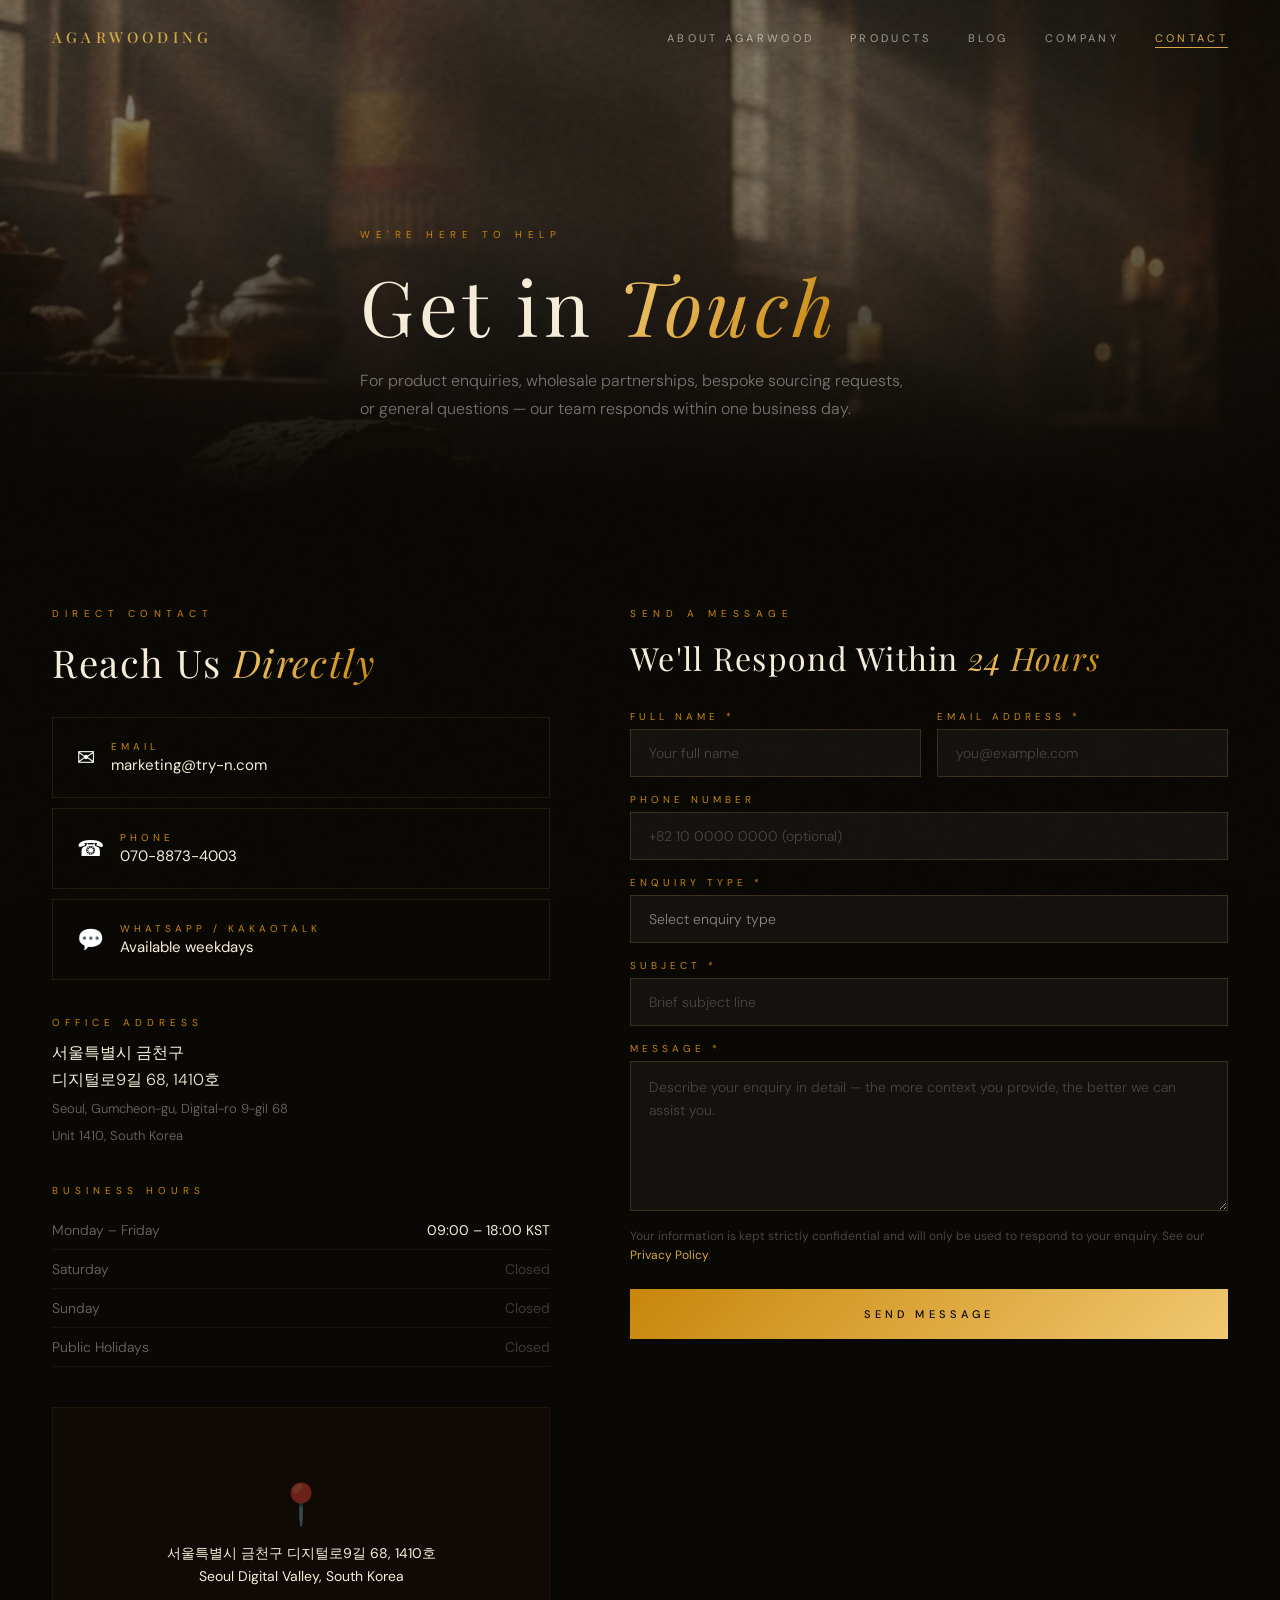
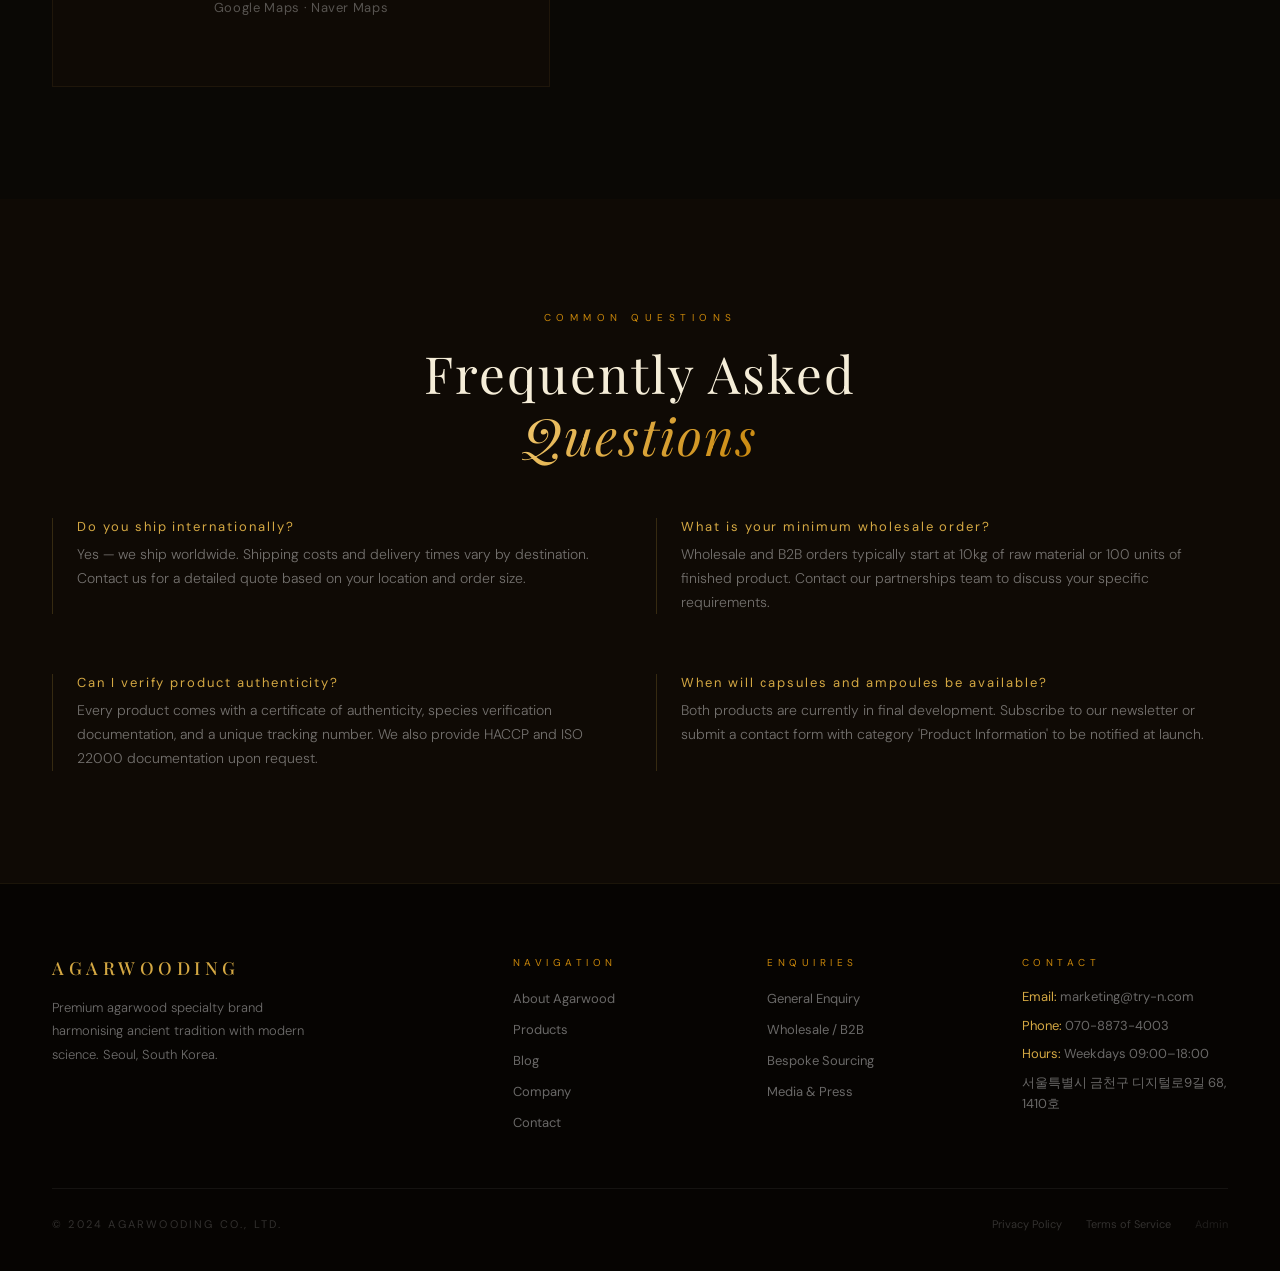
<file: contact.html>
<!DOCTYPE html>
<html lang="en" data-page="contact">
<head>
  <meta charset="UTF-8"/>
  <meta name="viewport" content="width=device-width, initial-scale=1.0"/>
  <title>Contact Us | Agarwooding</title>
  <meta name="description" content="Contact Agarwooding for product enquiries, wholesale partnerships, bespoke sourcing, or general questions. Seoul, South Korea."/>
  <link rel="preconnect" href="https://fonts.googleapis.com"/>
  <link rel="preconnect" href="https://fonts.gstatic.com" crossorigin/>
  <link href="https://fonts.googleapis.com/css2?family=Playfair+Display:ital,wght@0,300;0,400;0,500;0,700;1,400;1,700&family=DM+Sans:wght@300;400;500&display=swap" rel="stylesheet"/>
  <link rel="stylesheet" href="css/main.css"/>
<style>
/* Contact layout */
.contact-grid {
  display:grid; grid-template-columns:1fr 1.2fr; gap:80px; align-items:start;
}

/* Info side */
.info-block { margin-bottom:44px; }
.info-block:last-child { margin-bottom:0; }
.info-label { font-size:10px; letter-spacing:.5em; text-transform:uppercase; color:var(--amber); margin-bottom:10px; }
.info-value { font-size:16px; color:var(--cream); line-height:1.7; font-weight:300; }
.info-value a { color:var(--gold); transition:color .3s; }
.info-value a:hover { color:var(--gold-light); }

.contact-method {
  display:flex; align-items:center; gap:16px; padding:22px 24px;
  border:1px solid rgba(212,168,67,.12); margin-bottom:10px;
  cursor:pointer; transition:border-color .4s, background .4s;
  text-decoration:none;
}
.contact-method:hover { border-color:rgba(212,168,67,.4); background:rgba(212,168,67,.04); }
.contact-method-icon { font-size:22px; }
.contact-method-text .label { font-size:10px; letter-spacing:.4em; text-transform:uppercase; color:var(--amber); margin-bottom:2px; }
.contact-method-text .value { font-size:15px; color:var(--cream); }

/* Form */
.contact-form { display:flex; flex-direction:column; gap:16px; }

.form-row { display:grid; grid-template-columns:1fr 1fr; gap:16px; }

.field { display:flex; flex-direction:column; gap:6px; }
.field label { font-size:10px; letter-spacing:.4em; text-transform:uppercase; color:var(--amber); }
.field input,
.field textarea,
.field select {
  background:rgba(255,255,255,.04);
  border:1px solid rgba(212,168,67,.2);
  padding:14px 18px; font-size:14px; color:#fff;
  font-family:var(--font-b); font-weight:300;
  transition:border-color .3s, background .3s;
  outline:none; cursor:text; border-radius:0;
  -webkit-appearance:none; appearance:none;
}
.field input:focus,
.field textarea:focus,
.field select:focus { border-color:rgba(212,168,67,.7); background:rgba(212,168,67,.04); }
.field input::placeholder,
.field textarea::placeholder { color:rgba(255,255,255,.22); }
.field select { cursor:pointer; color:rgba(255,255,255,.5); }
.field select option { background:#1a1108; color:#fff; }
.field textarea { resize:vertical; min-height:150px; line-height:1.7; }

.form-note { font-size:12px; color:rgba(255,255,255,.25); line-height:1.6; }

.submit-btn {
  display:flex; align-items:center; justify-content:center; gap:10px;
  padding:18px 40px; background:linear-gradient(135deg,var(--amber),var(--gold-light));
  border:none; font-family:var(--font-b); font-size:11px;
  letter-spacing:.38em; text-transform:uppercase; color:var(--black);
  cursor:pointer; font-weight:500; transition:opacity .3s, transform .3s;
  margin-top:8px;
}
.submit-btn:hover { opacity:.9; transform:translateY(-1px); }
.submit-btn:disabled { opacity:.5; }

/* Map placeholder */
.map-placeholder {
  background:var(--deep); border:1px solid rgba(212,168,67,.08);
  display:flex; flex-direction:column; align-items:center; justify-content:center;
  height:280px; text-align:center; gap:12px;
}
.map-placeholder-icon { font-size:40px; opacity:.4; }
.map-placeholder-text { font-size:13px; color:rgba(255,255,255,.3); letter-spacing:.05em; }
.map-placeholder-addr { font-size:14px; color:var(--cream); line-height:1.6; }

/* Hours grid */
.hours-grid { display:grid; grid-template-columns:1fr 1fr; gap:8px; margin-top:12px; }
.hours-row { display:flex; justify-content:space-between; padding:10px 0; border-bottom:1px solid rgba(255,255,255,.05); font-size:14px; }
.hours-row .day { color:rgba(255,255,255,.4); font-weight:300; }
.hours-row .time { color:var(--cream); }
.hours-row .closed { color:rgba(255,255,255,.2); }

@media(max-width:900px){
  .contact-grid { grid-template-columns:1fr; gap:48px; }
  .form-row { grid-template-columns:1fr; }
  .hours-grid { grid-template-columns:1fr; }
}
</style>
</head>
<body>

<canvas id="grain"></canvas>
<div id="prog"></div>

<nav class="nav">
  <a href="index.html" class="nav-logo">Agarwooding</a>
  <ul class="nav-links">
    <li><a href="about-agarwood.html">About Agarwood</a></li>
    <li><a href="products.html">Products</a></li>
    <li><a href="blog.html">Blog</a></li>
    <li><a href="company.html">Company</a></li>
    <li><a href="contact.html" class="active">Contact</a></li>
  </ul>
  <button type="button" class="nav-burger" id="nav-burger" aria-label="Menu">
    <span></span><span></span><span></span>
  </button>
</nav>

<!-- HERO -->
<header class="page-hero">
  <div class="page-hero-bg" style="background-image:url('images/ceremonial-room.jpg')"></div>
  <div class="page-hero-overlay"></div>
  <div class="page-hero-inner max-w">
    <p class="page-hero-tag reveal">We're Here to Help</p>
    <h1 class="page-hero-h1 reveal delay-1">Get in <em>Touch</em></h1>
    <p class="page-hero-sub reveal delay-2">
      For product enquiries, wholesale partnerships, bespoke agarwood sourcing, or simply
      to learn more — our team is ready. Weekdays 09:00–18:00 KST.
    </p>
  </div>
</header>

<!-- CONTACT SECTION -->
<section class="section section--dark">
  <div class="max-w">
    <div class="contact-grid">

      <!-- LEFT: Info -->
      <div>
        <p class="section-tag reveal">Direct Contact</p>
        <h2 class="section-h2 section-h2--dark reveal delay-1" style="font-size:clamp(28px,3vw,42px);margin-bottom:2rem">Reach Us <em>Directly</em></h2>

        <a href="mailto:marketing@try-n.com" class="contact-method reveal delay-2">
          <div class="contact-method-icon">✉</div>
          <div class="contact-method-text">
            <div class="label">Email</div>
            <div class="value">marketing@try-n.com</div>
          </div>
        </a>
        <a href="tel:07088734003" class="contact-method reveal delay-3">
          <div class="contact-method-icon">☎</div>
          <div class="contact-method-text">
            <div class="label">Phone</div>
            <div class="value">070-8873-4003</div>
          </div>
        </a>
        <a href="https://wa.me/07088734003" class="contact-method reveal delay-4">
          <div class="contact-method-icon">💬</div>
          <div class="contact-method-text">
            <div class="label">WhatsApp / KakaoTalk</div>
            <div class="value">Available weekdays</div>
          </div>
        </a>

        <div style="margin-top:36px" class="reveal delay-2">
          <div class="info-label">Office Address</div>
          <div class="info-value">
            서울특별시 금천구<br/>
            디지털로9길 68, 1410호<br/>
            <span style="color:rgba(255,255,255,.4);font-size:13px">Seoul, Gumcheon-gu, Digital-ro 9-gil 68<br/>Unit 1410, South Korea</span>
          </div>
        </div>

        <div style="margin-top:36px" class="reveal delay-3">
          <div class="info-label" style="margin-bottom:14px">Business Hours</div>
          <div>
            <div class="hours-row"><span class="day">Monday – Friday</span><span class="time">09:00 – 18:00 KST</span></div>
            <div class="hours-row"><span class="day">Saturday</span><span class="closed">Closed</span></div>
            <div class="hours-row"><span class="day">Sunday</span><span class="closed">Closed</span></div>
            <div class="hours-row"><span class="day">Public Holidays</span><span class="closed">Closed</span></div>
          </div>
        </div>

        <div style="margin-top:40px" class="reveal delay-4">
          <div class="map-placeholder">
            <div class="map-placeholder-icon">📍</div>
            <div class="map-placeholder-addr">서울특별시 금천구 디지털로9길 68, 1410호<br/>Seoul Digital Valley, South Korea</div>
            <div class="map-placeholder-text">Google Maps · Naver Maps</div>
          </div>
        </div>
      </div>

      <!-- RIGHT: Form -->
      <div class="reveal-right delay-1">
        <p class="section-tag">Send a Message</p>
        <h2 class="section-h2 section-h2--dark" style="font-size:clamp(24px,2.5vw,36px);margin-bottom:2rem">We'll Respond Within <em>24 Hours</em></h2>

        <form class="contact-form" id="contact-form" novalidate>
          <div class="form-row">
            <div class="field">
              <label for="name">Full Name *</label>
              <input type="text" id="name" name="name" placeholder="Your full name" required/>
            </div>
            <div class="field">
              <label for="email">Email Address *</label>
              <input type="email" id="email" name="email" placeholder="you@example.com" required/>
            </div>
          </div>

          <div class="field">
            <label for="phone">Phone Number</label>
            <input type="tel" id="phone" name="phone" placeholder="+82 10 0000 0000 (optional)"/>
          </div>

          <div class="field">
            <label for="category">Enquiry Type *</label>
            <select id="category" name="category" required>
              <option value="" disabled selected>Select enquiry type</option>
              <option value="general">General Enquiry</option>
              <option value="product">Product Information</option>
              <option value="wholesale">Wholesale / B2B Partnership</option>
              <option value="sourcing">Bespoke Sourcing Request</option>
              <option value="media">Media &amp; Press</option>
              <option value="support">Customer Support</option>
            </select>
          </div>

          <div class="field">
            <label for="subject">Subject *</label>
            <input type="text" id="subject" name="subject" placeholder="Brief subject line" required/>
          </div>

          <div class="field">
            <label for="message">Message *</label>
            <textarea id="message" name="message" placeholder="Describe your enquiry in detail — the more context you provide, the better we can assist you." required></textarea>
          </div>

          <p class="form-note">
            Your information is kept strictly confidential and will only be used to respond
            to your enquiry. See our <a href="#" style="color:var(--gold)">Privacy Policy</a>.
          </p>

          <button type="submit" class="submit-btn">
            <span>Send Message</span>
          </button>
        </form>
      </div>

    </div>
  </div>
</section>

<!-- FAQ BAND -->
<section class="section section--deep">
  <div class="max-w">
    <div class="text-center" style="max-width:540px;margin:0 auto 52px">
      <p class="section-tag reveal">Common Questions</p>
      <h2 class="section-h2 section-h2--dark reveal delay-1">Frequently Asked <em>Questions</em></h2>
    </div>
    <div id="faq-grid" style="display:grid;grid-template-columns:1fr 1fr;gap:32px" class="reveal delay-2">
      <div style="border-left:1px solid rgba(212,168,67,.2);padding-left:24px;margin-bottom:28px">
        <div style="font-size:13px;letter-spacing:.15em;color:var(--gold);margin-bottom:8px">Do you ship internationally?</div>
        <div style="font-size:14px;color:var(--text-muted);line-height:1.7;font-weight:300">Yes — we supply to customers and business partners worldwide. Contact us for international shipping rates and customs documentation support.</div>
      </div>
      <div style="border-left:1px solid rgba(212,168,67,.2);padding-left:24px;margin-bottom:28px">
        <div style="font-size:13px;letter-spacing:.15em;color:var(--gold);margin-bottom:8px">What is your minimum wholesale order?</div>
        <div style="font-size:14px;color:var(--text-muted);line-height:1.7;font-weight:300">Minimum order quantities vary by product type and grade. Please submit a wholesale enquiry through the contact form and we'll send you our full B2B pricing guide.</div>
      </div>
      <div style="border-left:1px solid rgba(212,168,67,.2);padding-left:24px;margin-bottom:28px">
        <div style="font-size:13px;letter-spacing:.15em;color:var(--gold);margin-bottom:8px">Can I verify the authenticity of your products?</div>
        <div style="font-size:14px;color:var(--text-muted);line-height:1.7;font-weight:300">Yes. All our products carry ISO 22000 certification and full batch traceability documentation. We can provide species verification certificates and laboratory test reports on request.</div>
      </div>
      <div style="border-left:1px solid rgba(212,168,67,.2);padding-left:24px">
        <div style="font-size:13px;letter-spacing:.15em;color:var(--gold);margin-bottom:8px">When will the capsules and ampoules be available?</div>
        <div style="font-size:14px;color:var(--text-muted);line-height:1.7;font-weight:300">Both products are currently in final development. Subscribe via the contact form and we will notify you directly at launch. Early subscribers will receive exclusive pre-launch pricing.</div>
      </div>
    </div>
  </div>
</section>

<footer>
  <div class="max-w">
    <div class="foot-grid">
      <div><div class="foot-brand">Agarwooding</div><p class="foot-tagline">Premium agarwood specialty brand harmonising ancient tradition with modern science. Seoul, South Korea.</p></div>
      <div><div class="foot-h">Navigation</div><ul class="foot-links"><li><a href="about-agarwood.html">About Agarwood</a></li><li><a href="products.html">Products</a></li><li><a href="blog.html">Blog</a></li><li><a href="company.html">Company</a></li><li><a href="contact.html">Contact</a></li></ul></div>
      <div><div class="foot-h">Enquiries</div><ul class="foot-links"><li><a href="contact.html">General Enquiry</a></li><li><a href="contact.html">Wholesale / B2B</a></li><li><a href="contact.html">Bespoke Sourcing</a></li><li><a href="contact.html">Media &amp; Press</a></li></ul></div>
      <div><div class="foot-h">Contact</div><p class="foot-contact-item"><span>Email:</span> marketing@try-n.com</p><p class="foot-contact-item"><span>Phone:</span> 070-8873-4003</p><p class="foot-contact-item"><span>Hours:</span> Weekdays 09:00–18:00</p><p class="foot-contact-item" style="margin-top:8px">서울특별시 금천구 디지털로9길 68, 1410호</p></div>
    </div>
    <div class="foot-bottom"><span class="foot-copy">© 2024 Agarwooding Co., Ltd.</span><div class="foot-legal"><a href="#">Privacy Policy</a><a href="#">Terms of Service</a></div></div>
  </div>
</footer>
<script src="js/cms-api.js"></script>
<script src="js/main.js"></script>
<script>
/* ── CMS HYDRATION: FAQ ── */
(async function hydrateFaq(){
  if(!window.CMS) return;
  const esc = s => String(s||'').replace(/&/g,'&amp;').replace(/</g,'&lt;').replace(/>/g,'&gt;').replace(/"/g,'&quot;');
  try{
    const items = await CMS.faq();
    const grid = document.getElementById('faq-grid');
    if(!grid || !items.length) return;
    grid.innerHTML = items.map((it, i) => `
      <div style="border-left:1px solid rgba(212,168,67,.2);padding-left:24px;${i < items.length-2 ? 'margin-bottom:28px' : ''}">
        <div style="font-size:13px;letter-spacing:.15em;color:var(--gold);margin-bottom:8px">${esc(it.question)}</div>
        <div style="font-size:14px;color:var(--text-muted);line-height:1.7;font-weight:300">${esc(it.answer)}</div>
      </div>
    `).join('');
  }catch(err){
    console.warn('[contact FAQ] CMS hydration failed (static kept):', err.message);
  }
})();
</script>
<div class="mobile-menu" id="mobile-menu">
  <ul>
    <li><a href="about-agarwood.html">About Agarwood</a></li>
    <li><a href="products.html">Products</a></li>
    <li><a href="blog.html">Blog</a></li>
    <li><a href="company.html">Company</a></li>
    <li><a href="contact.html">Contact</a></li>
  </ul>
  <div class="mobile-menu-contact">marketing@try-n.com · 070-8873-4003</div>
</div>
</body>
</html>
</file>
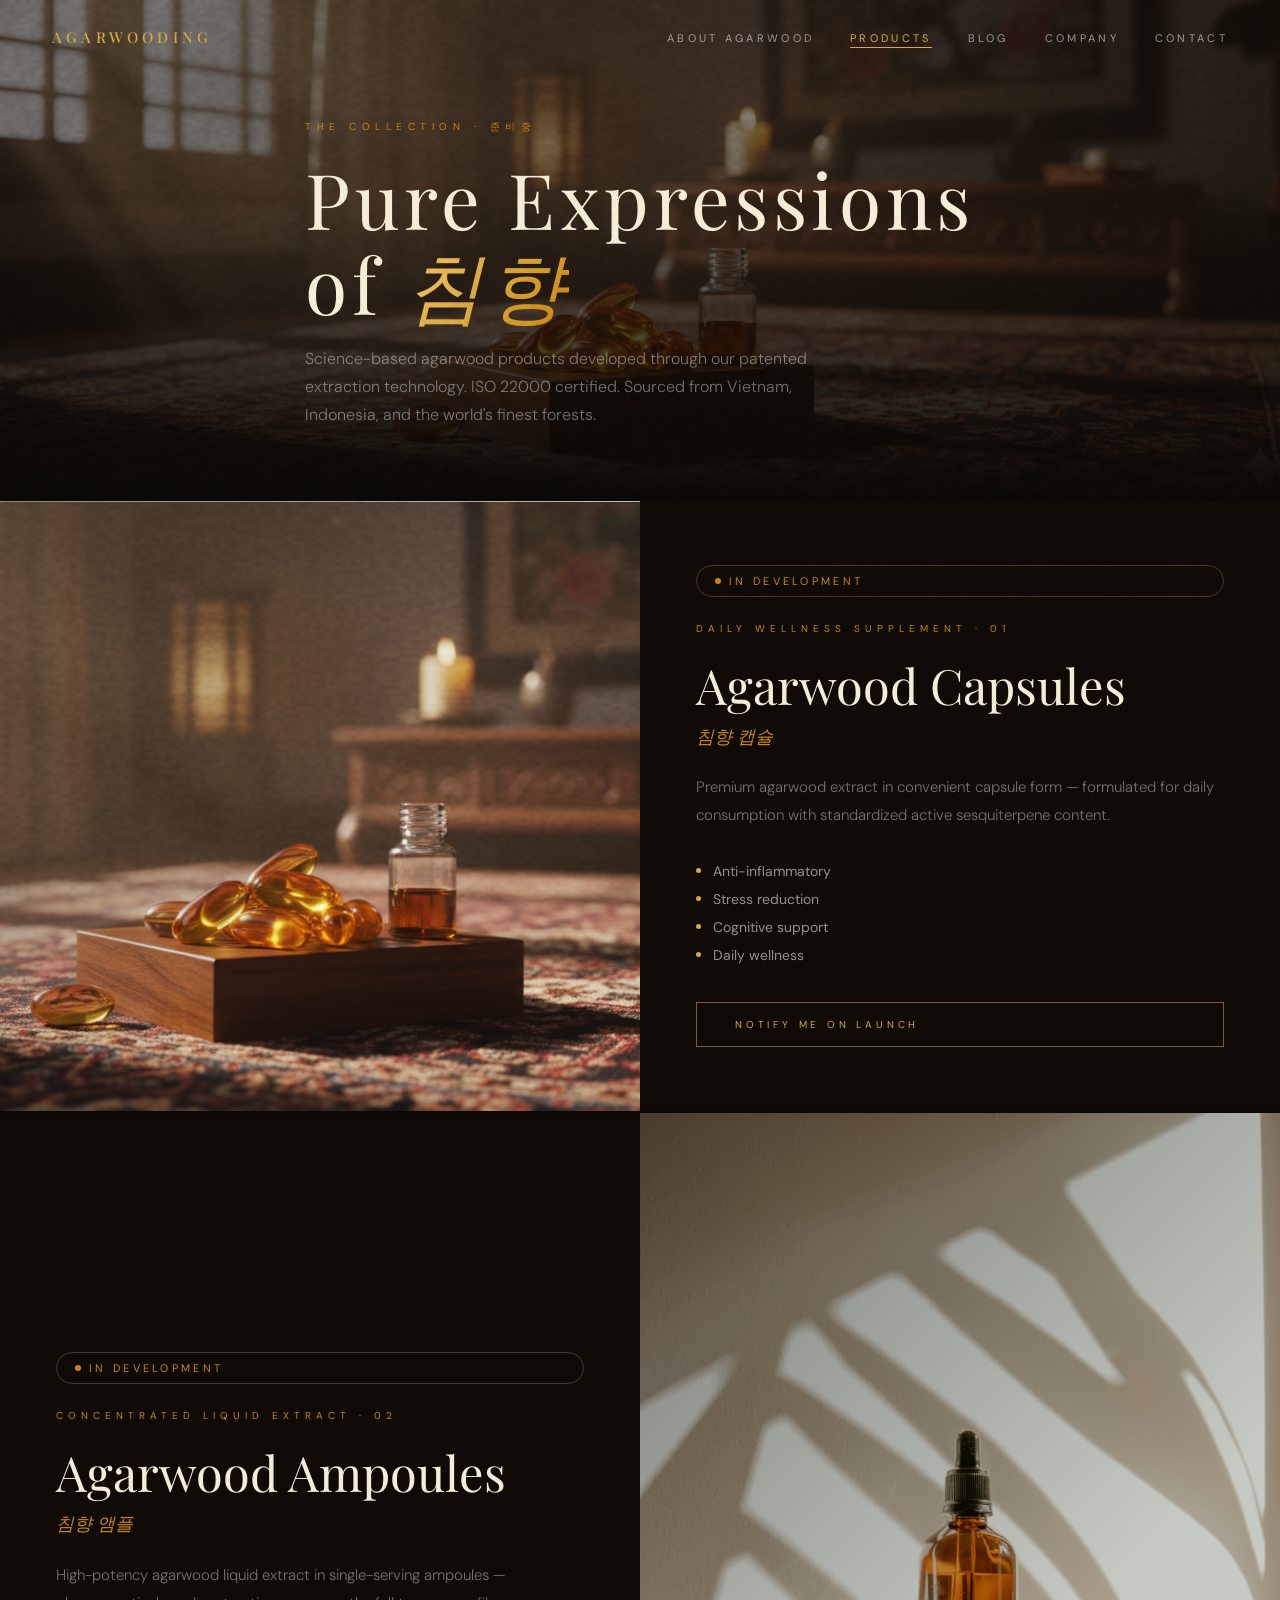
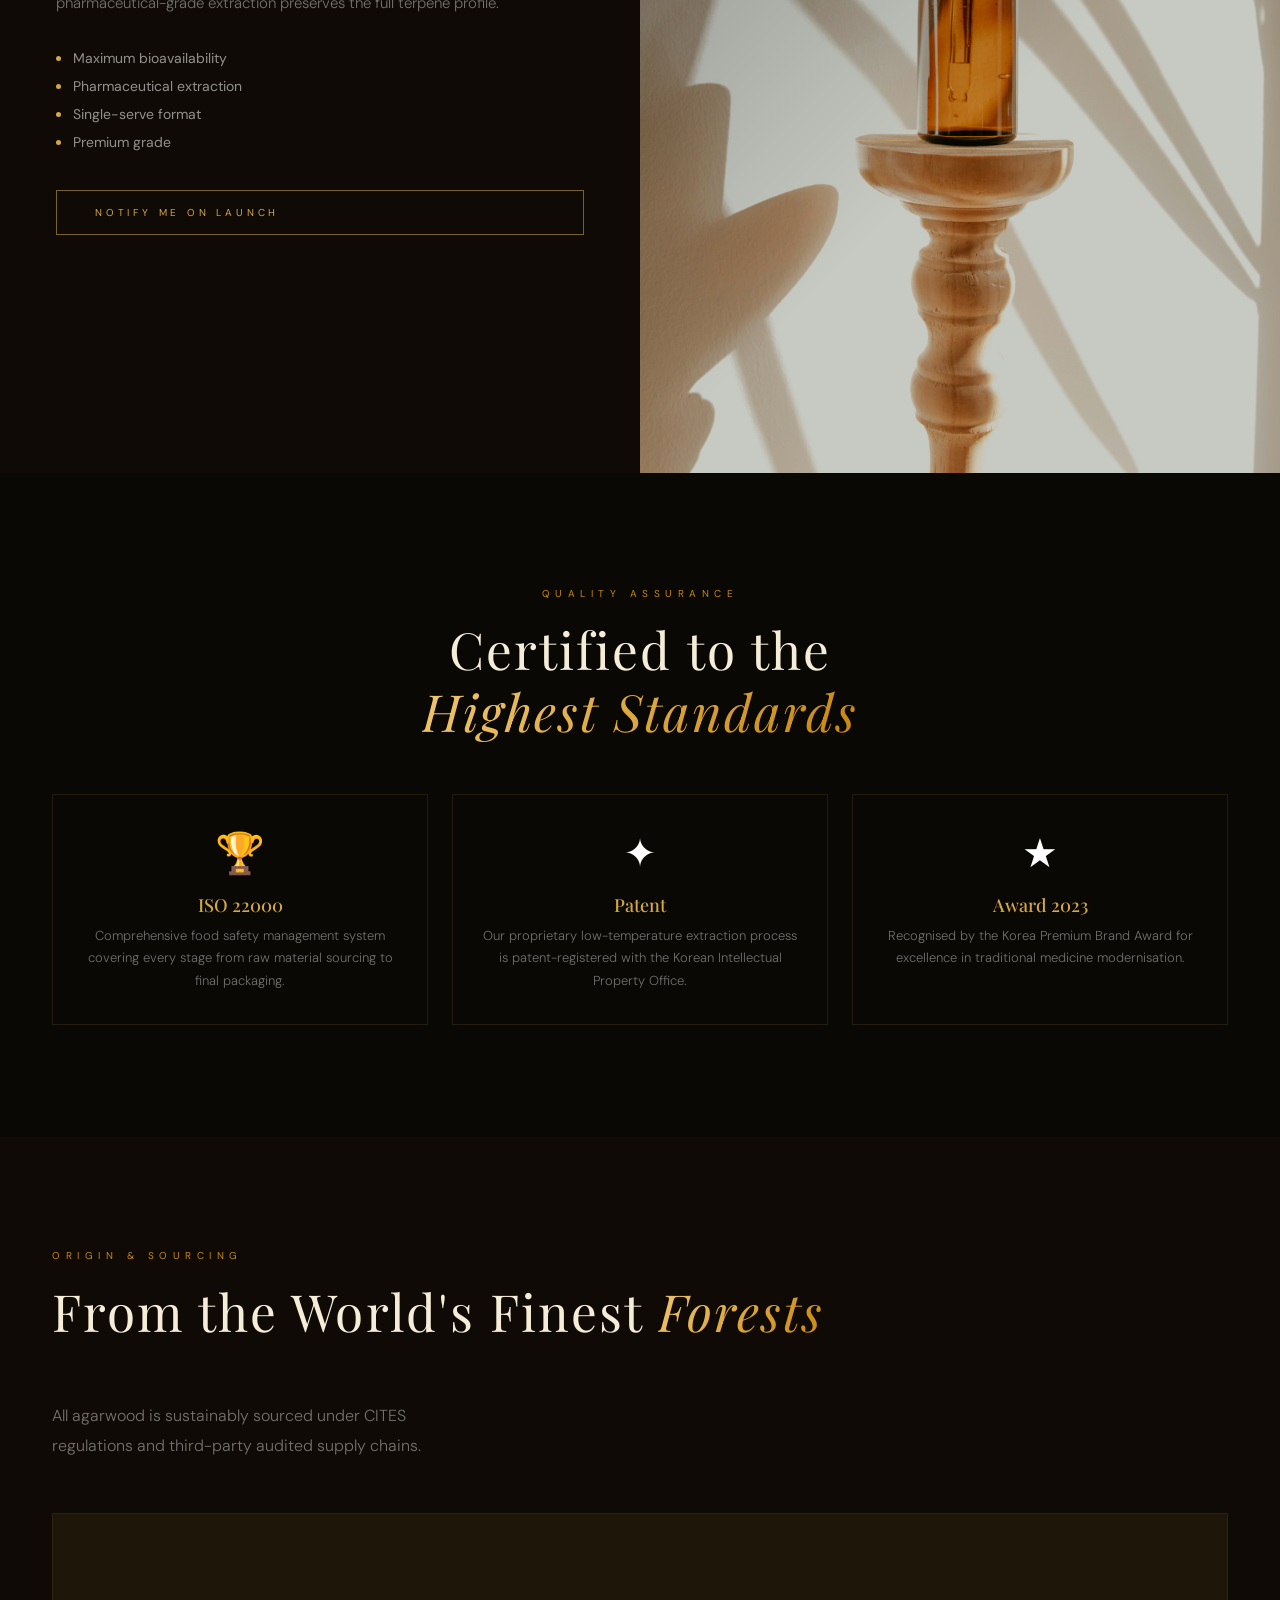
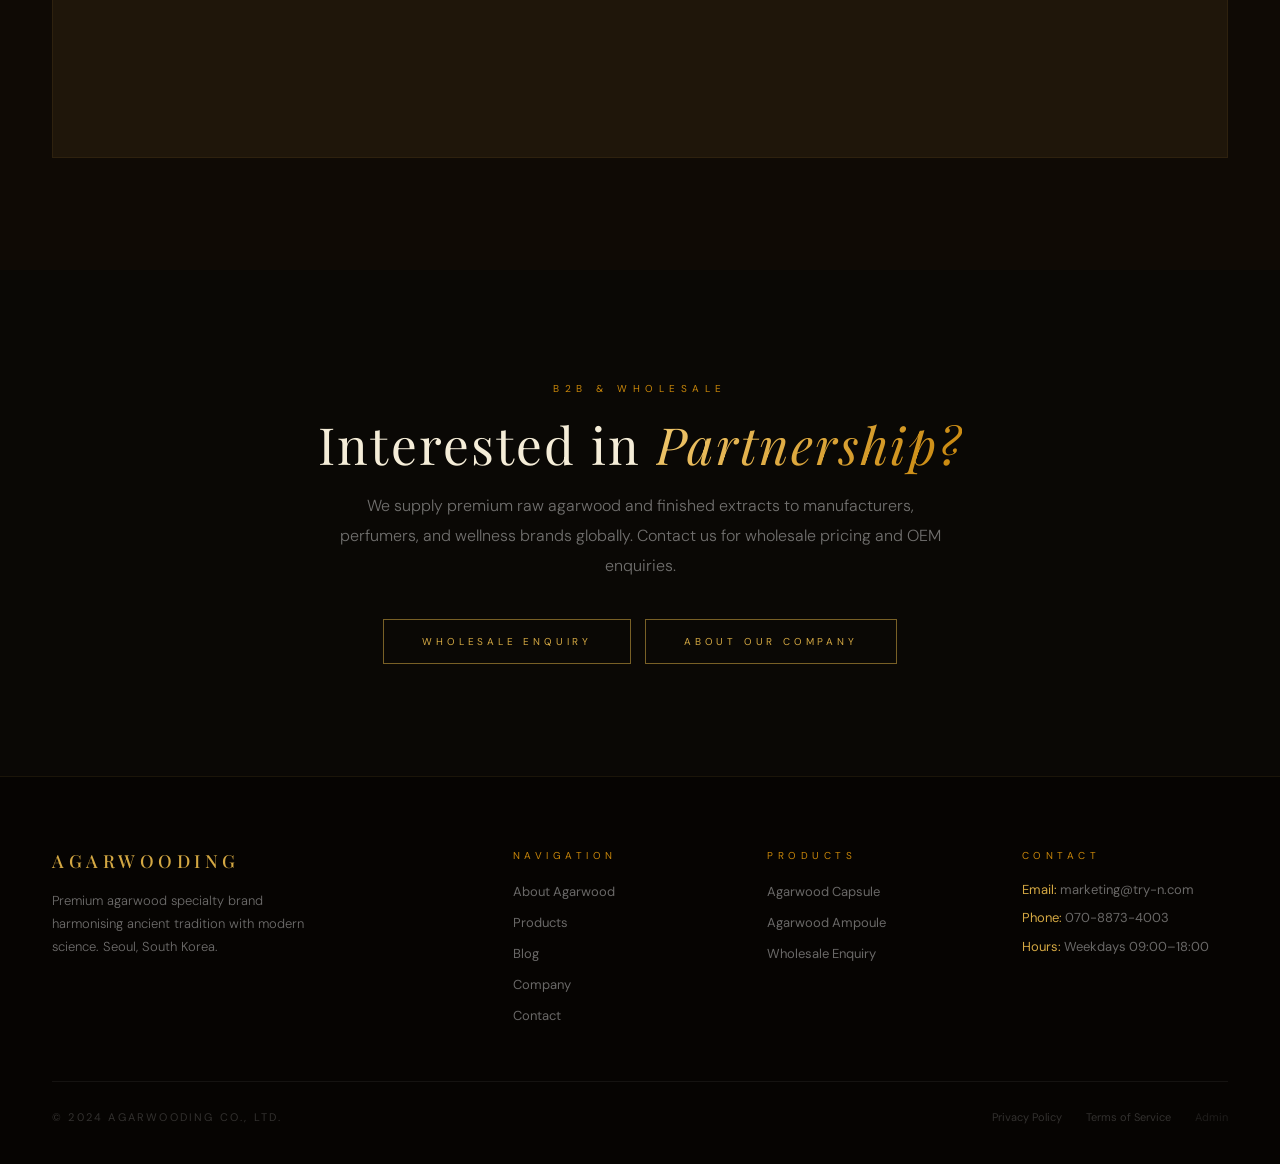
<file: products.html>
<!DOCTYPE html>
<html lang="en" data-page="products">
<head>
  <meta charset="UTF-8"/>
  <meta name="viewport" content="width=device-width, initial-scale=1.0"/>
  <title>Products — Agarwood Capsules &amp; Ampoules | Agarwooding</title>
  <meta name="description" content="Agarwooding products: premium agarwood capsules for vitality and agarwood ampoules for relaxation and focus. ISO 22000 certified."/>
  <link rel="preconnect" href="https://fonts.googleapis.com"/>
  <link rel="preconnect" href="https://fonts.gstatic.com" crossorigin/>
  <link href="https://fonts.googleapis.com/css2?family=Playfair+Display:ital,wght@0,300;0,400;0,500;0,700;1,400;1,700&family=DM+Sans:wght@300;400;500&display=swap" rel="stylesheet"/>
  <link rel="stylesheet" href="css/main.css"/>
<style>
/* Product hero card */
.prod-feature {
  display:grid; grid-template-columns:1fr 1fr;
  min-height:520px; margin-bottom:2px;
  position:relative; overflow:hidden;
}
.prod-feature:nth-child(even) { direction:rtl; }
.prod-feature:nth-child(even) > * { direction:ltr; }

.prod-feature-img {
  position:relative; overflow:hidden; min-height:480px;
}
.prod-feature-img img { width:100%; height:100%; object-fit:cover; transition:transform .8s var(--ease); }
.prod-feature:hover .prod-feature-img img { transform:scale(1.05); }
.prod-feature-img-overlay {
  position:absolute; inset:0;
  background:linear-gradient(135deg,rgba(10,8,5,.4) 0%,transparent 60%);
}

.prod-feature-body {
  background:var(--deep);
  padding:64px 56px;
  display:flex; flex-direction:column; justify-content:center;
}
.prod-feature-tag { font-size:10px; letter-spacing:.5em; text-transform:uppercase; color:var(--amber); margin-bottom:1.4rem; }
.prod-feature-name { font-family:var(--font-d); font-size:clamp(32px,3.8vw,52px); font-weight:400; color:var(--cream); margin-bottom:.8rem; line-height:1.1; }
.prod-feature-kr { font-family:var(--font-d); font-style:italic; font-size:18px; color:var(--amber); margin-bottom:1.6rem; }
.prod-feature-desc { font-size:15px; color:var(--text-muted); line-height:1.85; font-weight:300; margin-bottom:2rem; }

.benefit-list { list-style:none; margin-bottom:2.4rem; display:flex; flex-direction:column; gap:10px; }
.benefit-list li { display:flex; align-items:center; gap:12px; font-size:14px; color:rgba(255,255,255,.55); }
.benefit-list li::before { content:''; width:5px; height:5px; border-radius:50%; background:var(--gold); flex-shrink:0; }

.status-pill {
  display:inline-flex; align-items:center; gap:8px;
  padding:8px 18px; border:1px solid rgba(212,168,67,.3);
  font-size:11px; letter-spacing:.3em; text-transform:uppercase;
  color:var(--amber); border-radius:999px; margin-bottom:1.6rem;
}
.status-dot { width:6px; height:6px; border-radius:50%; background:var(--amber); animation:pulse 2s ease-in-out infinite; }
@keyframes pulse { 0%,100%{transform:scale(1);opacity:1} 50%{transform:scale(1.5);opacity:.6} }

/* Certifications */
.cert-grid { display:grid; grid-template-columns:repeat(3,1fr); gap:24px; }
.cert-card { border:1px solid rgba(212,168,67,.12); padding:32px 28px; text-align:center; transition:border-color .4s; }
.cert-card:hover { border-color:rgba(212,168,67,.4); }
.cert-icon { font-size:40px; margin-bottom:14px; }
.cert-name { font-family:var(--font-d); font-size:18px; font-weight:500; color:var(--gold); margin-bottom:8px; }
.cert-desc { font-size:13px; color:var(--text-muted); line-height:1.7; font-weight:300; }

/* Sourcing */
.source-grid { display:grid; grid-template-columns:repeat(3,1fr); gap:1px; background:rgba(212,168,67,.08); border:1px solid rgba(212,168,67,.08); }
.source-cell { background:var(--black); padding:40px 32px; }
.source-country { font-family:var(--font-d); font-size:28px; font-weight:400; color:var(--gold); margin-bottom:8px; }
.source-type { font-size:10px; letter-spacing:.4em; text-transform:uppercase; color:var(--amber); margin-bottom:10px; }
.source-desc { font-size:14px; color:var(--text-muted); line-height:1.7; font-weight:300; }

@media(max-width:900px){
  .prod-feature { grid-template-columns:1fr; min-height:auto; }
  .prod-feature:nth-child(even) { direction:ltr; }
  .prod-feature-img { min-height:320px; }
  .prod-feature-body { padding:40px 32px; }
  .cert-grid { grid-template-columns:1fr; }
  .source-grid { grid-template-columns:1fr; }
}
</style>
</head>
<body>

<canvas id="grain"></canvas>
<div id="prog"></div>

<nav class="nav">
  <a href="index.html" class="nav-logo">Agarwooding</a>
  <ul class="nav-links">
    <li><a href="about-agarwood.html">About Agarwood</a></li>
    <li><a href="products.html" class="active">Products</a></li>
    <li><a href="blog.html">Blog</a></li>
    <li><a href="company.html">Company</a></li>
    <li><a href="contact.html">Contact</a></li>
  </ul>
  <button type="button" class="nav-burger" id="nav-burger" aria-label="Menu">
    <span></span><span></span><span></span>
  </button>
</nav>

<!-- HERO -->
<header class="page-hero">
  <div class="page-hero-bg" style="background-image:url('images/capsule-product.jpg')"></div>
  <div class="page-hero-overlay"></div>
  <div class="page-hero-inner max-w">
    <p class="page-hero-tag reveal">The Collection · 준비중</p>
    <h1 class="page-hero-h1 reveal delay-1">Pure Expressions<br/>of <em>침향</em></h1>
    <p class="page-hero-sub reveal delay-2">
      Science-based agarwood products developed through our patented extraction technology.
      ISO 22000 certified. Sourced from Vietnam, Indonesia, and the world's finest forests.
    </p>
  </div>
</header>

<!-- PRODUCT 1: CAPSULE -->
<div class="prod-feature reveal-scale">
  <div class="prod-feature-img">
    <img src="images/capsule-product.jpg" alt="Agarwood Capsules"/>
    <div class="prod-feature-img-overlay"></div>
  </div>
  <div class="prod-feature-body">
    <div class="status-pill"><span class="status-dot"></span><span>In Development</span></div>
    <p class="prod-feature-tag">Supplement · 01</p>
    <h2 class="prod-feature-name">Agarwood Capsule</h2>
    <p class="prod-feature-kr">침향 캡슐 (沈香 캡슐)</p>
    <p class="prod-feature-desc">
      Concentrated high-grade agarwood extract encapsulated for convenient daily consumption.
      Each capsule delivers a precise, standardised dose of active sesquiterpenes and
      chromone compounds — the primary bioactive constituents responsible for agarwood's
      renowned health properties.
    </p>
    <ul class="benefit-list">
      <li>Boost vitality and sustained daily energy</li>
      <li>Support immune system function</li>
      <li>Anti-inflammatory active compounds</li>
      <li>Standardised sesquiterpene content per capsule</li>
      <li>Pharmaceutical-grade GMP manufacturing</li>
    </ul>
    <a href="contact.html" class="btn btn--gold"><span>Notify Me on Launch</span></a>
  </div>
</div>

<!-- PRODUCT 2: AMPOULE -->
<div class="prod-feature reveal-scale">
  <div class="prod-feature-img">
    <img src="images/ampoule-editorial.jpg" alt="Agarwood Ampoule"/>
    <div class="prod-feature-img-overlay"></div>
  </div>
  <div class="prod-feature-body">
    <div class="status-pill"><span class="status-dot"></span><span>In Development</span></div>
    <p class="prod-feature-tag">Premium Liquid · 02</p>
    <h2 class="prod-feature-name">Agarwood Ampoule</h2>
    <p class="prod-feature-kr">침향 앰플 (沈香 앰플)</p>
    <p class="prod-feature-desc">
      A premium liquid ampoule formulation targeting deep relaxation and enhanced cognitive focus.
      Our patented low-temperature extraction method preserves the full spectrum of volatile
      aromatic compounds, delivering superior bioavailability compared to traditional processing.
    </p>
    <ul class="benefit-list">
      <li>Deep relaxation and stress reduction</li>
      <li>Enhanced concentration and mental clarity</li>
      <li>Fast-acting liquid absorption</li>
      <li>Patented extraction — full-spectrum preservation</li>
      <li>No artificial additives or preservatives</li>
    </ul>
    <a href="contact.html" class="btn btn--gold"><span>Notify Me on Launch</span></a>
  </div>
</div>

<!-- CERTIFICATIONS -->
<section class="section section--dark">
  <div class="max-w">
    <div class="text-center" style="max-width:560px;margin:0 auto 52px">
      <p class="section-tag reveal">Quality Assurance</p>
      <h2 class="section-h2 section-h2--dark reveal delay-1">Certified to the <em>Highest Standards</em></h2>
    </div>
    <div class="cert-grid" data-stagger>
      <div class="cert-card">
        <div class="cert-icon">🏆</div>
        <div class="cert-name">ISO 22000</div>
        <div class="cert-desc">Food Safety Management System certification covering every stage of our production chain from raw material sourcing to final packaging.</div>
      </div>
      <div class="cert-card">
        <div class="cert-icon">📋</div>
        <div class="cert-name">Patent Registered</div>
        <div class="cert-desc">Proprietary agarwood extraction method patented in South Korea — delivering higher bioactive compound yield and superior fragrance retention.</div>
      </div>
      <div class="cert-card">
        <div class="cert-icon">🥇</div>
        <div class="cert-name">2023 Premium Brand Award</div>
        <div class="cert-desc">Recognised as a top-tier premium agarwood brand in South Korea, awarded for product innovation and transparency in sourcing.</div>
      </div>
    </div>
  </div>
</section>

<!-- SOURCING -->
<section class="section section--deep">
  <div class="max-w">
    <div class="flex-between" style="margin-bottom:52px;gap:40px;flex-wrap:wrap">
      <div>
        <p class="section-tag reveal">Origin &amp; Sourcing</p>
        <h2 class="section-h2 section-h2--dark reveal delay-1">From the World's Finest <em>Forests</em></h2>
      </div>
      <p class="section-lead section-lead--dark reveal" style="max-width:380px">All agarwood is sustainably sourced under CITES regulations and third-party audited supply chains.</p>
    </div>
    <div class="source-grid">
      <div class="source-cell reveal delay-1">
        <div class="source-country">Vietnam</div>
        <div class="source-type">Primary Source · Aquilaria crassna</div>
        <div class="source-desc">Vietnam's Khanh Hoa province produces some of the world's most prized oud. Our Vietnamese agarwood is sustainably cultivated under CITES-compliant frameworks, known for its deep, complex, leathery fragrance profile.</div>
      </div>
      <div class="source-cell reveal delay-2">
        <div class="source-country">Indonesia</div>
        <div class="source-type">Secondary Source · Aquilaria malaccensis</div>
        <div class="source-desc">Sumatra and Kalimantan forests yield Aquilaria malaccensis — one of the most medicinally documented species. Rich in chromone compounds with a sweeter, warmer scent and high sesquiterpene content ideal for health applications.</div>
      </div>
      <div class="source-cell reveal delay-3">
        <div class="source-country">Cambodia</div>
        <div class="source-type">Select Reserve · Aquilaria sinensis</div>
        <div class="source-desc">Cambodian agarwood — rare "oud cambodia" — features an exceptional, smooth, fruity-floral oud profile. Reserved for our highest-grade products and collector-tier raw materials.</div>
      </div>
    </div>
  </div>
</section>

<!-- WHOLESALE CTA -->
<section class="section section--dark" style="text-align:center">
  <div class="max-w-sm">
    <p class="section-tag reveal" style="text-align:center">B2B &amp; Wholesale</p>
    <h2 class="section-h2 section-h2--dark reveal delay-1 text-center">Interested in <em>Partnership?</em></h2>
    <p class="section-lead section-lead--dark text-center reveal delay-2" style="margin:1rem auto 2.4rem">
      We supply premium raw agarwood and finished extracts to manufacturers, perfumers,
      and wellness brands globally. Contact us for wholesale pricing and OEM enquiries.
    </p>
    <div class="btn-row" style="justify-content:center" >
      <a href="contact.html" class="btn btn--gold reveal delay-3"><span>Wholesale Enquiry</span></a>
      <a href="company.html" class="btn btn--gold reveal delay-4"><span>About Our Company</span></a>
    </div>
  </div>
</section>

<footer>
  <div class="max-w">
    <div class="foot-grid">
      <div><div class="foot-brand">Agarwooding</div><p class="foot-tagline">Premium agarwood specialty brand harmonising ancient tradition with modern science. Seoul, South Korea.</p></div>
      <div><div class="foot-h">Navigation</div><ul class="foot-links"><li><a href="about-agarwood.html">About Agarwood</a></li><li><a href="products.html">Products</a></li><li><a href="blog.html">Blog</a></li><li><a href="company.html">Company</a></li><li><a href="contact.html">Contact</a></li></ul></div>
      <div><div class="foot-h">Products</div><ul class="foot-links"><li><a href="products.html">Agarwood Capsule</a></li><li><a href="products.html">Agarwood Ampoule</a></li><li><a href="contact.html">Wholesale Enquiry</a></li></ul></div>
      <div><div class="foot-h">Contact</div><p class="foot-contact-item"><span>Email:</span> marketing@try-n.com</p><p class="foot-contact-item"><span>Phone:</span> 070-8873-4003</p><p class="foot-contact-item"><span>Hours:</span> Weekdays 09:00–18:00</p></div>
    </div>
    <div class="foot-bottom"><span class="foot-copy">© 2024 Agarwooding Co., Ltd.</span><div class="foot-legal"><a href="#">Privacy Policy</a><a href="#">Terms of Service</a></div></div>
  </div>
</footer>
<script src="js/cms-api.js"></script>
<script src="js/main.js"></script>
<script>
/* ── CMS HYDRATION ── */
(async function hydrateProducts(){
  if(!window.CMS) return;
  try{
    const items = await CMS.products();
    const blocks = document.querySelectorAll('.prod-feature');
    items.slice(0, blocks.length).forEach((p, i) => {
      const b = blocks[i];
      const img = b.querySelector('.prod-feature-img img');     if(img && p.image) img.src = p.image;
      if(img && p.name) img.alt = p.name;
      const status = b.querySelector('.status-pill span:last-child'); if(status) status.textContent = p.statusLabel || p.status || '';
      const tag = b.querySelector('.prod-feature-tag');         if(tag && p.productType) tag.textContent = `${p.productType} · 0${i+1}`;
      const name = b.querySelector('.prod-feature-name');       if(name) name.textContent = p.name || '';
      const kr = b.querySelector('.prod-feature-kr');           if(kr) kr.textContent = p.koreanName || '';
      const desc = b.querySelector('.prod-feature-desc');       if(desc) desc.textContent = p.description || '';
      const ul = b.querySelector('.benefit-list');
      if(ul && Array.isArray(p.benefits) && p.benefits.length){
        ul.innerHTML = p.benefits.map(x => `<li>${String(x).replace(/&/g,'&amp;').replace(/</g,'&lt;')}</li>`).join('');
      }
    });

    /* Certifications */
    const [certs, sources] = await Promise.all([CMS.certifications(), CMS.sourcing()]);
    const escH = s => String(s||'').replace(/&/g,'&amp;').replace(/</g,'&lt;').replace(/>/g,'&gt;').replace(/"/g,'&quot;');
    const certGrid = document.querySelector('.cert-grid');
    if(certGrid && certs.length){
      const ico = ['🏆','✦','★'];
      certGrid.innerHTML = certs.map((c, i) => `
        <div class="cert-card">
          <div class="cert-icon">${ico[i] || '✦'}</div>
          <div class="cert-name">${escH(c.label)}</div>
          <div class="cert-desc">${escH(c.description)}</div>
        </div>
      `).join('');
    }
    const srcGrid = document.querySelector('.source-grid');
    if(srcGrid && sources.length){
      srcGrid.innerHTML = sources.map((s, i) => `
        <div class="source-cell reveal delay-${(i%3)+1} on">
          <div class="source-country">${escH(s.country)}</div>
          <div class="source-type">${escH(s.type)}</div>
          <div class="source-desc">${escH(s.description)}</div>
        </div>
      `).join('');
    }
  }catch(err){
    console.warn('[products] CMS hydration failed, keeping static fallback:', err.message);
  }
})();
</script>
<div class="mobile-menu" id="mobile-menu">
  <ul>
    <li><a href="about-agarwood.html">About Agarwood</a></li>
    <li><a href="products.html">Products</a></li>
    <li><a href="blog.html">Blog</a></li>
    <li><a href="company.html">Company</a></li>
    <li><a href="contact.html">Contact</a></li>
  </ul>
  <div class="mobile-menu-contact">marketing@try-n.com · 070-8873-4003</div>
</div>
</body>
</html>
</file>
<file: admin/admin.css>
/* ============ DESIGN TOKENS ============ */
:root[data-theme="dark"] {
  --bg:        #0A0805;
  --bg2:       #110D08;
  --bg3:       #18130C;
  --bg4:       #221B12;
  --bg5:       #2D241A;
  --gold:      #D4A843;
  --gold-light:#E5C063;
  --gold-soft: #B8923B;
  --gold-dim:  rgba(212,168,67,.16);
  --gold-glow: rgba(212,168,67,.07);
  --gold-ring: rgba(212,168,67,.30);
  --cream:     #F4EBD8;
  --ivory:     #FBF6EA;
  --fg:        #FBF6EA;
  --fg2:       rgba(251,246,234,.70);
  --fg3:       rgba(251,246,234,.46);
  --fg4:       rgba(251,246,234,.22);
  --border:    rgba(212,168,67,.16);
  --border2:   rgba(212,168,67,.07);
  --border3:   rgba(255,255,255,.06);
  --shadow-sm: 0 2px 8px rgba(0,0,0,.4);
  --shadow:    0 8px 24px rgba(0,0,0,.5);
  --shadow-lg: 0 24px 48px rgba(0,0,0,.6);
  --gradient-gold: linear-gradient(135deg,#D4A843 0%,#E5C063 50%,#B8923B 100%);
  --gradient-bar:  linear-gradient(90deg,transparent,#D4A843 30%,#E5C063 50%,#D4A843 70%,transparent);
}
:root[data-theme="light"] {
  --bg:        #FAF6EE;
  --bg2:       #FFFFFF;
  --bg3:       #F4EBD8;
  --bg4:       #EBE0C7;
  --bg5:       #DCCDA6;
  --gold:      #B8923B;
  --gold-light:#D4A843;
  --gold-soft: #8F6E2D;
  --gold-dim:  rgba(184,146,59,.18);
  --gold-glow: rgba(184,146,59,.08);
  --gold-ring: rgba(184,146,59,.35);
  --cream:     #2A1F10;
  --ivory:     #1A130A;
  --fg:        #1A130A;
  --fg2:       rgba(26,19,10,.72);
  --fg3:       rgba(26,19,10,.50);
  --fg4:       rgba(26,19,10,.28);
  --border:    rgba(184,146,59,.20);
  --border2:   rgba(184,146,59,.10);
  --border3:   rgba(0,0,0,.06);
  --shadow-sm: 0 2px 8px rgba(120,90,30,.10);
  --shadow:    0 8px 24px rgba(120,90,30,.14);
  --shadow-lg: 0 24px 48px rgba(120,90,30,.18);
  --gradient-gold: linear-gradient(135deg,#B8923B 0%,#D4A843 50%,#8F6E2D 100%);
  --gradient-bar:  linear-gradient(90deg,transparent,#B8923B 30%,#D4A843 50%,#B8923B 70%,transparent);
}
:root {
  --r-sm: 6px; --r: 10px; --r-lg: 14px; --r-xl: 20px;
  --side-w: 256px; --side-w-collapsed: 72px;
  --header-h: 64px;
  --font-d:'Playfair Display',Georgia,serif;
  --font-b:'DM Sans',-apple-system,system-ui,sans-serif;
  --ease: cubic-bezier(.4,0,.2,1);
  --t: 200ms;
}

/* ============ RESET ============ */
*, *::before, *::after { box-sizing: border-box; margin: 0; padding: 0; }
html, body { height: 100%; font-size: 14px; }
body {
  font-family: var(--font-b);
  background: var(--bg);
  color: var(--fg);
  line-height: 1.6;
  -webkit-font-smoothing: antialiased;
  transition: background var(--t) var(--ease), color var(--t) var(--ease);
}
a { color: var(--gold); text-decoration: none; }
a:hover { color: var(--gold-light); }
button, input, textarea, select { font: inherit; color: inherit; }
img { display: block; max-width: 100%; }

/* ============ SCROLLBAR ============ */
::-webkit-scrollbar { width: 6px; height: 6px; }
::-webkit-scrollbar-track { background: transparent; }
::-webkit-scrollbar-thumb { background: var(--border); border-radius: 99px; }
::-webkit-scrollbar-thumb:hover { background: var(--gold-dim); }

/* ============ ACCENT BAR ============ */
.accent-bar {
  position: fixed; top: 0; left: 0; right: 0;
  height: 3px;
  background: var(--gradient-bar);
  z-index: 100;
  pointer-events: none;
}

/* ============ LOGIN ============ */
#login {
  display: none;
  position: fixed; inset: 0;
  background: radial-gradient(circle at 50% 30%, var(--bg3), var(--bg) 60%);
  z-index: 9999;
  align-items: center; justify-content: center;
  padding: 1rem;
}
#login.active { display: flex; }
.login-card {
  background: var(--bg2);
  border: 1px solid var(--border);
  border-radius: var(--r-xl);
  padding: 3rem 2.5rem 2.5rem;
  width: 100%; max-width: 460px;
  position: relative;
  overflow: hidden;
  box-shadow: var(--shadow-lg);
}
.login-card::before {
  content: ''; position: absolute;
  top: 0; left: 0; right: 0; height: 3px;
  background: var(--gradient-gold);
}
.login-brand {
  display: flex; align-items: center; gap: .8rem;
  margin-bottom: 2.2rem;
  justify-content: center;
}
.login-brand .mark {
  width: 44px; height: 44px;
  background: var(--gradient-gold);
  color: #0a0805;
  border-radius: 50%;
  display: flex; align-items: center; justify-content: center;
  font-family: var(--font-d); font-style: italic;
  font-size: 1.5rem; font-weight: 600;
  box-shadow: 0 4px 12px var(--gold-glow);
}
.login-brand .name {
  font-family: var(--font-d);
  font-size: 1.5rem; font-weight: 500; letter-spacing: .04em;
}
.login-brand .name em { font-style: italic; color: var(--gold); }
.login-h {
  font-family: var(--font-d);
  font-size: 1.65rem; font-weight: 400;
  margin-bottom: .35rem;
  text-align: center;
}
.login-sub {
  color: var(--fg2);
  font-size: .88rem;
  margin-bottom: 1.8rem;
  line-height: 1.6;
  text-align: center;
}
.login-sub a { font-size: .85rem; }

label {
  display: block;
  font-size: .72rem;
  letter-spacing: .18em;
  text-transform: uppercase;
  color: var(--fg3);
  margin-bottom: .45rem;
  font-weight: 600;
}
input[type=text], input[type=email], input[type=tel],
input[type=url], input[type=password], textarea, select {
  width: 100%;
  background: var(--bg);
  border: 1px solid var(--border);
  border-radius: var(--r-sm);
  padding: .75rem .9rem;
  color: var(--fg);
  font-size: .92rem;
  transition: border-color var(--t), background var(--t), box-shadow var(--t);
}
input:focus, textarea:focus, select:focus {
  outline: none;
  border-color: var(--gold-ring);
  background: var(--bg3);
  box-shadow: 0 0 0 3px var(--gold-glow);
}
textarea {
  min-height: 90px;
  resize: vertical;
  font-family: var(--font-b);
  line-height: 1.55;
}

/* ============ BUTTONS ============ */
.btn {
  display: inline-flex; align-items: center; justify-content: center;
  gap: .5rem;
  background: var(--gradient-gold);
  color: #0a0805;
  padding: .75rem 1.4rem;
  border: none;
  border-radius: var(--r-sm);
  font-weight: 600;
  letter-spacing: .04em;
  cursor: pointer;
  transition: transform 100ms, box-shadow var(--t), filter var(--t);
  font-size: .82rem;
  text-transform: uppercase;
  white-space: nowrap;
  box-shadow: 0 4px 12px rgba(212,168,67,.25);
}
.btn:hover { filter: brightness(1.08); box-shadow: 0 6px 18px rgba(212,168,67,.35); }
.btn:active { transform: translateY(1px); }
.btn:disabled { opacity: .5; cursor: not-allowed; filter: grayscale(.3); }
.btn-w { width: 100%; padding: .9rem 1.2rem; }

.btn-ghost {
  background: transparent;
  border: 1px solid var(--border);
  color: var(--fg2);
  box-shadow: none;
}
.btn-ghost:hover {
  border-color: var(--gold-ring);
  color: var(--fg);
  background: var(--gold-glow);
  box-shadow: none;
}

.btn-danger {
  background: transparent;
  border: 1px solid rgba(192,57,43,.4);
  color: #E58371;
  box-shadow: none;
}
.btn-danger:hover {
  background: rgba(192,57,43,.16);
  color: #FFB4A8;
  box-shadow: none;
}

/* ============ APP SHELL ============ */
#app { display: none; min-height: 100vh; }
#app.active { display: block; }

.layout {
  display: grid;
  grid-template-columns: var(--side-w) 1fr;
  min-height: 100vh;
  transition: grid-template-columns var(--t) var(--ease);
}
.layout.collapsed { grid-template-columns: var(--side-w-collapsed) 1fr; }

/* ============ SIDEBAR ============ */
aside.side {
  background: var(--bg2);
  border-right: 1px solid var(--border3);
  position: sticky; top: 0;
  height: 100vh;
  display: flex; flex-direction: column;
  overflow: hidden;
}
.side-brand {
  height: var(--header-h);
  display: flex; align-items: center; gap: .65rem;
  padding: 0 1.4rem;
  border-bottom: 1px solid var(--border3);
  flex-shrink: 0;
}
.side-brand .mark {
  width: 36px; height: 36px;
  background: var(--gradient-gold);
  color: #0a0805;
  border-radius: 50%;
  display: flex; align-items: center; justify-content: center;
  font-family: var(--font-d); font-style: italic;
  font-size: 1.25rem; font-weight: 600;
  flex-shrink: 0;
  box-shadow: 0 2px 8px var(--gold-glow);
}
.side-brand .name {
  font-family: var(--font-d);
  font-size: 1.05rem;
  letter-spacing: .04em;
  white-space: nowrap;
  overflow: hidden;
  transition: opacity var(--t);
}
.side-brand .name em { font-style: italic; color: var(--gold); }
.layout.collapsed .side-brand .name { opacity: 0; pointer-events: none; }

.side-nav {
  padding: 1.2rem .65rem;
  flex: 1;
  overflow-y: auto;
  overflow-x: hidden;
}
.side-section {
  font-size: .65rem;
  letter-spacing: .22em;
  text-transform: uppercase;
  color: var(--fg4);
  font-weight: 600;
  padding: 1rem .85rem .45rem;
  white-space: nowrap;
  overflow: hidden;
  transition: opacity var(--t);
}
.side-section:first-child { padding-top: 0; }
.layout.collapsed .side-section { opacity: 0; height: .8rem; padding-top: .8rem; padding-bottom: 0; }

.nav-item {
  display: flex; align-items: center; gap: .8rem;
  padding: .65rem .85rem;
  color: var(--fg2);
  border-radius: var(--r-sm);
  cursor: pointer;
  font-size: .87rem;
  font-weight: 500;
  letter-spacing: .02em;
  transition: background 120ms, color 120ms;
  white-space: nowrap;
  overflow: hidden;
  position: relative;
  border: none;
  background: none;
  width: 100%;
  text-align: left;
}
.nav-item:hover { color: var(--fg); background: var(--gold-glow); }
.nav-item.active {
  color: var(--gold);
  background: var(--gold-glow);
}
.nav-item.active::before {
  content: ''; position: absolute;
  left: 0; top: 20%; bottom: 20%;
  width: 3px;
  background: var(--gradient-gold);
  border-radius: 0 3px 3px 0;
}
.nav-item .ic {
  width: 20px; height: 20px;
  flex-shrink: 0;
  display: flex; align-items: center; justify-content: center;
  font-size: 1.1rem;
  color: currentColor;
}
.nav-item .lbl {
  transition: opacity var(--t);
  flex: 1;
}
.layout.collapsed .nav-item .lbl { opacity: 0; pointer-events: none; }
.nav-item .badge {
  background: var(--gold-glow);
  color: var(--gold);
  font-size: .68rem;
  padding: .12rem .45rem;
  border-radius: 99px;
  font-weight: 600;
  letter-spacing: .04em;
  border: 1px solid var(--border);
  transition: opacity var(--t);
}
.layout.collapsed .nav-item .badge { opacity: 0; pointer-events: none; }

.side-foot {
  padding: 1rem 1.4rem;
  border-top: 1px solid var(--border3);
  font-size: .76rem;
  color: var(--fg3);
  flex-shrink: 0;
  transition: opacity var(--t);
}
.layout.collapsed .side-foot { opacity: 0; pointer-events: none; }
.side-foot .meta { font-size: .68rem; letter-spacing: .12em; text-transform: uppercase; color: var(--fg4); margin-bottom: .25rem; }

/* ============ TOPBAR ============ */
header.topbar {
  height: var(--header-h);
  background: var(--bg2);
  border-bottom: 1px solid var(--border3);
  display: flex;
  align-items: center;
  justify-content: space-between;
  padding: 0 1.5rem;
  position: sticky;
  top: 0; z-index: 50;
}
.tb-left {
  display: flex; align-items: center; gap: 1rem;
  flex: 1;
}
.tb-toggle {
  background: none; border: none;
  color: var(--fg2);
  cursor: pointer;
  padding: .5rem;
  border-radius: var(--r-sm);
  display: flex; align-items: center; justify-content: center;
  transition: background var(--t), color var(--t);
}
.tb-toggle:hover { background: var(--gold-glow); color: var(--gold); }
.tb-toggle svg { width: 22px; height: 22px; }

.tb-search {
  position: relative;
  max-width: 320px;
  flex: 1;
  display: none;
}
@media (min-width: 768px) { .tb-search { display: block; } }
.tb-search input {
  padding-left: 2.4rem;
  background: var(--bg3);
  border-color: var(--border3);
  font-size: .85rem;
}
.tb-search svg {
  position: absolute;
  left: .75rem; top: 50%;
  transform: translateY(-50%);
  width: 16px; height: 16px;
  color: var(--fg3);
  pointer-events: none;
}

.tb-right {
  display: flex; align-items: center; gap: .35rem;
}
.ic-btn {
  background: none; border: none;
  color: var(--fg2);
  cursor: pointer;
  padding: .55rem;
  border-radius: var(--r-sm);
  display: flex; align-items: center; justify-content: center;
  position: relative;
  transition: background var(--t), color var(--t);
}
.ic-btn:hover { background: var(--gold-glow); color: var(--gold); }
.ic-btn svg { width: 19px; height: 19px; }
.ic-btn .dot {
  position: absolute;
  top: 6px; right: 6px;
  width: 7px; height: 7px;
  background: var(--gold);
  border-radius: 50%;
  box-shadow: 0 0 0 2px var(--bg2);
}
.ic-btn .badge-num {
  position: absolute;
  top: 2px; right: 2px;
  min-width: 16px; height: 16px;
  background: var(--gold);
  color: #0a0805;
  border-radius: 99px;
  font-size: .65rem;
  font-weight: 700;
  display: flex; align-items: center; justify-content: center;
  padding: 0 4px;
  box-shadow: 0 0 0 2px var(--bg2);
}

.tb-divider { width: 1px; height: 26px; background: var(--border3); margin: 0 .35rem; }

.profile-chip {
  display: flex; align-items: center; gap: .6rem;
  padding: .35rem .65rem .35rem .35rem;
  border-radius: var(--r-sm);
  cursor: pointer;
  transition: background var(--t);
}
.profile-chip:hover { background: var(--gold-glow); }
.profile-chip .avatar {
  width: 34px; height: 34px;
  background: var(--gradient-gold);
  color: #0a0805;
  border-radius: 50%;
  display: flex; align-items: center; justify-content: center;
  font-weight: 700;
  font-size: .82rem;
  letter-spacing: .04em;
  flex-shrink: 0;
}
.profile-chip .info { display: none; line-height: 1.25; }
@media (min-width: 768px) { .profile-chip .info { display: block; } }
.profile-chip .info .who { font-size: .82rem; font-weight: 600; }
.profile-chip .info .role { font-size: .68rem; color: var(--fg3); letter-spacing: .04em; }

/* ============ MAIN ============ */
main.main {
  display: flex;
  flex-direction: column;
  min-height: 100vh;
  overflow: hidden;
  background: var(--bg);
}

.welcome {
  padding: 1.6rem 2rem 1rem;
  display: flex;
  align-items: flex-start;
  justify-content: space-between;
  gap: 1rem;
  flex-wrap: wrap;
}
.welcome h1 {
  font-family: var(--font-d);
  font-size: 1.5rem;
  font-weight: 500;
  letter-spacing: .01em;
  margin-bottom: .15rem;
}
.welcome h1 em { font-style: italic; color: var(--gold); }
.welcome p { color: var(--fg3); font-size: .85rem; letter-spacing: .02em; }
.welcome .actions { display: flex; gap: .55rem; flex-wrap: wrap; }
.welcome .actions .btn,
.welcome .actions .btn-ghost { padding: .65rem 1.1rem; font-size: .76rem; }

.dirty-pill {
  display: none;
  align-items: center; gap: .5rem;
  padding: .35rem .8rem;
  border-radius: 99px;
  background: var(--gold-glow);
  border: 1px solid var(--border);
  color: var(--gold);
  font-size: .68rem;
  letter-spacing: .14em;
  text-transform: uppercase;
  font-weight: 600;
}
.dirty .dirty-pill { display: inline-flex; }
.dirty-pill .pulse {
  width: 7px; height: 7px;
  background: var(--gold);
  border-radius: 50%;
  animation: pulse 1.5s infinite;
}
@keyframes pulse {
  0%,100% { opacity: 1; transform: scale(1); }
  50% { opacity: .4; transform: scale(.7); }
}

.content {
  padding: 0 2rem 2rem;
  flex: 1;
  overflow-y: auto;
  max-width: 1400px;
  width: 100%;
}

/* ============ DASHBOARD ============ */
.stat-grid {
  display: grid;
  grid-template-columns: repeat(auto-fit, minmax(220px, 1fr));
  gap: 1rem;
  margin-bottom: 1.5rem;
}
.stat-card {
  background: var(--bg2);
  border: 1px solid var(--border3);
  border-radius: var(--r-lg);
  padding: 1.3rem;
  position: relative;
  overflow: hidden;
  transition: border-color var(--t), transform var(--t);
}
.stat-card:hover {
  border-color: var(--border);
  transform: translateY(-2px);
}
.stat-card::after {
  content: ''; position: absolute;
  top: 0; left: 0; right: 0;
  height: 2px;
  background: var(--gradient-bar);
  opacity: 0; transition: opacity var(--t);
}
.stat-card:hover::after { opacity: 1; }
.stat-head {
  display: flex; align-items: flex-start; justify-content: space-between;
  margin-bottom: .8rem;
}
.stat-icon {
  width: 38px; height: 38px;
  border-radius: var(--r);
  background: var(--gold-glow);
  border: 1px solid var(--border);
  color: var(--gold);
  display: flex; align-items: center; justify-content: center;
  font-size: 1.1rem;
}
.stat-icon svg { width: 18px; height: 18px; }
.stat-label {
  font-size: .72rem;
  letter-spacing: .14em;
  text-transform: uppercase;
  color: var(--fg3);
  font-weight: 600;
  margin-bottom: .25rem;
}
.stat-value {
  font-family: var(--font-d);
  font-size: 1.85rem;
  font-weight: 500;
  color: var(--fg);
  line-height: 1.1;
  margin-bottom: .3rem;
}
.stat-meta {
  font-size: .76rem;
  color: var(--fg3);
}
.stat-meta strong { color: var(--gold); font-weight: 600; }

.dash-row {
  display: grid;
  grid-template-columns: 2fr 1fr;
  gap: 1rem;
  margin-bottom: 1.5rem;
}
@media (max-width: 880px) { .dash-row { grid-template-columns: 1fr; } }

.panel {
  background: var(--bg2);
  border: 1px solid var(--border3);
  border-radius: var(--r-lg);
  padding: 1.4rem;
}
.panel-head {
  display: flex; align-items: center; justify-content: space-between;
  margin-bottom: 1rem;
  padding-bottom: .75rem;
  border-bottom: 1px solid var(--border3);
}
.panel-h {
  font-family: var(--font-d);
  font-size: 1.05rem;
  font-weight: 500;
  color: var(--fg);
  letter-spacing: .02em;
}
.panel-h em { font-style: italic; color: var(--gold); }
.panel-action {
  font-size: .74rem;
  color: var(--gold);
  letter-spacing: .06em;
  text-transform: uppercase;
  cursor: pointer;
  background: none;
  border: none;
  font-weight: 600;
}
.panel-action:hover { color: var(--gold-light); }

.recent-list { display: flex; flex-direction: column; gap: .65rem; }
.recent-item {
  display: flex; align-items: center; gap: .8rem;
  padding: .65rem;
  border-radius: var(--r-sm);
  transition: background var(--t);
  cursor: pointer;
}
.recent-item:hover { background: var(--gold-glow); }
.recent-item .thumb {
  width: 44px; height: 44px;
  border-radius: var(--r-sm);
  background: var(--bg3) center/cover;
  flex-shrink: 0;
  border: 1px solid var(--border3);
}
.recent-item .body { flex: 1; min-width: 0; }
.recent-item .title {
  font-size: .87rem;
  font-weight: 500;
  margin-bottom: .15rem;
  overflow: hidden;
  text-overflow: ellipsis;
  white-space: nowrap;
}
.recent-item .meta {
  font-size: .72rem;
  color: var(--fg3);
  letter-spacing: .04em;
}

.cat-bar { display: flex; flex-direction: column; gap: .8rem; }
.cat-bar-row { display: flex; align-items: center; gap: .8rem; }
.cat-bar-row .lbl {
  width: 90px;
  font-size: .8rem;
  font-weight: 500;
  color: var(--fg2);
}
.cat-bar-row .track {
  flex: 1;
  height: 8px;
  background: var(--bg3);
  border-radius: 99px;
  overflow: hidden;
}
.cat-bar-row .fill {
  height: 100%;
  background: var(--gradient-gold);
  border-radius: 99px;
  transition: width 600ms var(--ease);
}
.cat-bar-row .num {
  width: 30px;
  text-align: right;
  font-size: .85rem;
  font-weight: 600;
  color: var(--gold);
  font-family: var(--font-d);
}

.quick-actions { display: grid; grid-template-columns: repeat(auto-fit, minmax(180px, 1fr)); gap: .75rem; }
.quick-btn {
  background: var(--bg3);
  border: 1px solid var(--border3);
  border-radius: var(--r);
  padding: 1rem 1.15rem;
  text-align: left;
  cursor: pointer;
  display: flex; align-items: center; gap: .75rem;
  transition: border-color var(--t), background var(--t), transform var(--t);
}
.quick-btn:hover {
  border-color: var(--gold-ring);
  background: var(--gold-glow);
  transform: translateX(2px);
}
.quick-btn .qi {
  width: 36px; height: 36px;
  border-radius: var(--r-sm);
  background: var(--gold-glow);
  color: var(--gold);
  display: flex; align-items: center; justify-content: center;
  flex-shrink: 0;
}
.quick-btn .qi svg { width: 18px; height: 18px; }
.quick-btn .qb { font-size: .85rem; font-weight: 500; color: var(--fg); }
.quick-btn .qs { font-size: .7rem; color: var(--fg3); display: block; margin-top: .1rem; }

/* ============ FORM CARDS ============ */
.section-title {
  font-family: var(--font-d);
  font-size: 1.4rem;
  font-weight: 500;
  margin-bottom: .3rem;
  color: var(--fg);
}
.section-title em { font-style: italic; color: var(--gold); }
.section-sub {
  color: var(--fg3);
  font-size: .85rem;
  margin-bottom: 1.6rem;
  letter-spacing: .02em;
}

.field { margin-bottom: 1.1rem; }
.row { display: grid; grid-template-columns: 1fr 1fr; gap: 1rem; }
.row3 { display: grid; grid-template-columns: 1fr 1fr 1fr; gap: 1rem; }
@media (max-width: 768px) { .row, .row3 { grid-template-columns: 1fr; } }

.card {
  background: var(--bg2);
  border: 1px solid var(--border3);
  border-radius: var(--r-lg);
  padding: 1.4rem;
  margin-bottom: 1rem;
  position: relative;
  transition: border-color var(--t);
}
.card:hover { border-color: var(--border); }
.card-head {
  display: flex; align-items: center; justify-content: space-between;
  margin-bottom: 1rem;
  gap: .6rem;
  padding-bottom: .8rem;
  border-bottom: 1px solid var(--border3);
}
.card-h {
  font-family: var(--font-d);
  font-size: 1rem;
  color: var(--fg);
  font-weight: 500;
  letter-spacing: .01em;
  flex: 1;
  white-space: nowrap;
  overflow: hidden;
  text-overflow: ellipsis;
}
.cat-pill {
  display: inline-block;
  padding: .25rem .6rem;
  border-radius: 99px;
  font-size: .65rem;
  letter-spacing: .14em;
  text-transform: uppercase;
  background: var(--gold-glow);
  color: var(--gold);
  border: 1px solid var(--border);
  font-weight: 600;
}
.cat-pill.history { background: rgba(212,168,67,.1); color: #D4A843; border-color: rgba(212,168,67,.25); }
.cat-pill.science { background: rgba(142,201,232,.1); color: #8EC9E8; border-color: rgba(142,201,232,.25); }
.cat-pill.lifestyle { background: rgba(168,200,144,.1); color: #A8C890; border-color: rgba(168,200,144,.25); }
.cat-pill.culture { background: rgba(216,175,212,.1); color: #D8AFD4; border-color: rgba(216,175,212,.25); }

.add-btn {
  width: 100%;
  padding: 1.1rem;
  border: 1.5px dashed var(--border);
  background: transparent;
  color: var(--fg3);
  border-radius: var(--r-lg);
  cursor: pointer;
  font-family: var(--font-b);
  font-weight: 500;
  letter-spacing: .04em;
  transition: border-color var(--t), color var(--t), background var(--t);
}
.add-btn:hover {
  border-color: var(--gold-ring);
  border-style: solid;
  color: var(--gold);
  background: var(--gold-glow);
}

.move-actions { display: flex; gap: .3rem; }
.move-btn {
  background: transparent;
  border: 1px solid var(--border3);
  color: var(--fg3);
  padding: .35rem .55rem;
  border-radius: var(--r-sm);
  cursor: pointer;
  font-size: .75rem;
  line-height: 1;
}
.move-btn:hover:not(:disabled) { border-color: var(--gold-ring); color: var(--gold); }
.move-btn:disabled { opacity: .35; cursor: not-allowed; }

.benefits-list { display: flex; flex-wrap: wrap; gap: .4rem; margin-top: .4rem; }
.benefit-tag {
  background: var(--gold-glow);
  border: 1px solid var(--border);
  color: var(--fg2);
  padding: .25rem .65rem;
  border-radius: 99px;
  font-size: .76rem;
  display: inline-flex; align-items: center; gap: .35rem;
}
.benefit-tag button {
  background: none; border: none;
  color: var(--fg3);
  cursor: pointer; padding: 0;
  font-size: .95rem; line-height: 1;
}
.benefit-tag button:hover { color: #E58371; }
.tag-input-row { display: flex; gap: .5rem; margin-top: .4rem; }
.tag-input-row input { flex: 1; }
.tag-input-row button { padding: .55rem .9rem; font-size: .76rem; }

[data-upload-wrap] { display: flex; gap: .5rem; align-items: center; }
[data-upload-wrap] input[type=text] { flex: 1; }
.upload-inline {
  padding: .55rem .85rem !important;
  font-size: .7rem !important;
  cursor: pointer;
  white-space: nowrap;
  text-transform: uppercase;
  letter-spacing: .06em;
}

/* ============ TOAST ============ */
.toast-wrap {
  position: fixed;
  top: 5rem; right: 1.2rem;
  z-index: 9999;
  display: flex; flex-direction: column;
  gap: .55rem;
  max-width: 380px;
}
.toast {
  background: var(--bg2);
  border: 1px solid var(--border);
  border-left: 3px solid var(--gold);
  padding: .85rem 1.15rem;
  border-radius: var(--r);
  font-size: .85rem;
  animation: toast-in 220ms var(--ease);
  box-shadow: var(--shadow);
}
.toast.success { border-left-color: #5CA873; }
.toast.error { border-left-color: #C0392B; }
.toast .t { font-weight: 600; margin-bottom: .15rem; }
.toast .m { color: var(--fg2); font-size: .78rem; line-height: 1.5; }
@keyframes toast-in { from { opacity: 0; transform: translateX(20px); } to { opacity: 1; transform: none; } }
@keyframes toast-out { to { opacity: 0; transform: translateX(20px); } }

.skeleton {
  padding: 4rem 2rem;
  text-align: center;
  color: var(--fg3);
  font-size: .85rem;
  letter-spacing: .12em;
  text-transform: uppercase;
}
.skeleton::before {
  content: '';
  display: block;
  width: 32px; height: 32px;
  border: 2px solid var(--border);
  border-top-color: var(--gold);
  border-radius: 50%;
  margin: 0 auto 1rem;
  animation: spin 800ms linear infinite;
}
@keyframes spin { to { transform: rotate(360deg); } }

/* ============ RESPONSIVE ============ */
@media (max-width: 880px) {
  .layout { grid-template-columns: 1fr; }
  aside.side {
    position: fixed;
    left: -280px; top: 0;
    width: 280px;
    z-index: 100;
    transition: left var(--t) var(--ease);
    box-shadow: var(--shadow-lg);
  }
  aside.side.open { left: 0; }
  .layout.collapsed .side-brand .name,
  .layout.collapsed .side-section,
  .layout.collapsed .nav-item .lbl,
  .layout.collapsed .nav-item .badge,
  .layout.collapsed .side-foot { opacity: 1; pointer-events: auto; }
  .layout.collapsed { grid-template-columns: 1fr; }
  .content { padding: 0 1rem 2rem; }
  .welcome { padding: 1.4rem 1rem 1rem; }
  .dash-row { grid-template-columns: 1fr; }
}

.menu-overlay {
  display: none;
  position: fixed; inset: 0;
  background: rgba(0,0,0,.55);
  z-index: 90;
  animation: fade-in 150ms;
}
@keyframes fade-in { from { opacity: 0; } to { opacity: 1; } }
.menu-overlay.show { display: block; }
</file>
<file: css/main.css>
/* ═══════════════════════════════════════════════
   AGARWOODING — SHARED DESIGN SYSTEM
═══════════════════════════════════════════════ */

*, *::before, *::after { margin: 0; padding: 0; box-sizing: border-box; }

:root {
  --black:      #0A0805;
  --deep:       #0F0A05;
  --amber:      #C8860A;
  --gold:       #D4A843;
  --gold-light: #F0C870;
  --gold-dim:   rgba(212,168,67,.25);
  --cream:      #F5EDD8;
  --ivory:      #FAF8F4;
  --text-muted: rgba(255,255,255,.42);
  --text-light: rgba(255,255,255,.18);
  --font-d: 'Playfair Display', Georgia, serif;
  --font-b: 'DM Sans', system-ui, sans-serif;
  --ease:   cubic-bezier(.25,.46,.45,.94);
}

html {
  background: var(--black);
  scroll-behavior: smooth;
  -webkit-font-smoothing: antialiased;
}

body {
  font-family: var(--font-b);
  color: #fff;
  cursor: auto;
  overflow-x: hidden;
}

img { display: block; max-width: 100%; }
a   { color: inherit; text-decoration: none; }


/* ─── GRAIN ─────────────────────────────────── */
#grain {
  position: fixed; inset: 0;
  z-index: 100; pointer-events: none;
  opacity: .065; mix-blend-mode: overlay;
  width: 100%; height: 100%;
}

/* ─── PROGRESS LINE ──────────────────────────── */
#prog {
  position: fixed; right: 26px; top: 0;
  width: 1px; height: 0%;
  background: linear-gradient(to bottom, var(--gold-light), transparent);
  z-index: 300; transition: height .12s ease;
}

/* ─── NAV ───────────────────────────────────── */
.nav {
  position: fixed; top: 0; left: 0; right: 0;
  padding: 26px 52px;
  display: flex; align-items: center; justify-content: space-between;
  z-index: 500;
  transition: background .4s, padding .4s;
}
.nav.scrolled {
  padding: 18px 52px;
  background: rgba(10,8,5,.88);
  backdrop-filter: blur(18px);
  border-bottom: 1px solid rgba(212,168,67,.1);
}
.nav-logo {
  font-family: var(--font-d);
  font-size: 15px; font-weight: 500;
  letter-spacing: .28em; color: var(--gold);
  text-transform: uppercase; cursor: pointer;
}
.nav-links {
  display: flex; align-items: center; gap: 36px; list-style: none;
}
.nav-links a {
  font-size: 11px; letter-spacing: .3em; text-transform: uppercase;
  color: rgba(255,255,255,.55); cursor: pointer;
  position: relative; padding-bottom: 3px;
  transition: color .3s;
}
.nav-links a::after {
  content: ''; position: absolute; bottom: 0; left: 0;
  width: 0; height: 1px; background: var(--gold);
  transition: width .35s var(--ease);
}
.nav-links a:hover, .nav-links a.active { color: var(--gold); }
.nav-links a:hover::after, .nav-links a.active::after { width: 100%; }

/* ─── FOOTER ────────────────────────────────── */
footer {
  background: #060402;
  border-top: 1px solid rgba(212,168,67,.1);
  padding: 72px 52px 40px;
}
.foot-grid {
  display: grid; grid-template-columns: 2fr 1fr 1fr 1fr;
  gap: 48px; margin-bottom: 56px;
}
.foot-brand {
  font-family: var(--font-d);
  font-size: 18px; font-weight: 500;
  letter-spacing: .25em; color: var(--gold);
  text-transform: uppercase; margin-bottom: 16px;
}
.foot-tagline {
  font-size: 13px; color: var(--text-muted);
  line-height: 1.8; font-weight: 300; max-width: 280px;
}
.foot-h { font-size: 10px; letter-spacing: .45em; text-transform: uppercase; color: var(--amber); margin-bottom: 18px; }
.foot-links { list-style: none; display: flex; flex-direction: column; gap: 10px; }
.foot-links a { font-size: 13px; color: rgba(255,255,255,.4); cursor: pointer; transition: color .3s; }
.foot-links a:hover { color: var(--gold); }
.foot-contact-item { font-size: 13px; color: rgba(255,255,255,.4); line-height: 1.6; margin-bottom: 8px; }
.foot-contact-item span { color: var(--gold); }
.foot-bottom {
  border-top: 1px solid rgba(255,255,255,.06); padding-top: 28px;
  display: flex; justify-content: space-between; align-items: center;
}
.foot-copy { font-size: 11px; letter-spacing: .2em; color: rgba(255,255,255,.18); text-transform: uppercase; }
.foot-legal { display: flex; gap: 24px; }
.foot-legal a { font-size: 11px; color: rgba(255,255,255,.18); cursor: pointer; transition: color .3s; }
.foot-legal a:hover { color: var(--gold-light); }

/* ─── PAGE HERO ─────────────────────────────── */
.page-hero {
  min-height: 55vh;
  display: flex; align-items: flex-end;
  padding: 120px 52px 72px;
  background: var(--deep);
  position: relative; overflow: hidden;
}
.page-hero-bg {
  position: absolute; inset: 0;
  background-size: cover; background-position: center;
  opacity: .45;
  transform: scale(1.04);
}
.page-hero-overlay {
  position: absolute; inset: 0;
  background: linear-gradient(to top, var(--black) 0%, transparent 60%);
}
.page-hero-inner { position: relative; z-index: 2; max-width: 800px; }
.page-hero-tag {
  font-size: 10px; letter-spacing: .55em; text-transform: uppercase;
  color: var(--amber); margin-bottom: 1.4rem;
}
.page-hero-h1 {
  font-family: var(--font-d);
  font-size: clamp(42px, 6vw, 90px);
  font-weight: 300; line-height: 1.1; letter-spacing: .06em;
  color: var(--cream); margin-bottom: 1.2rem;
}
.page-hero-h1 em {
  background: linear-gradient(125deg, var(--gold-light), var(--amber));
  -webkit-background-clip: text; -webkit-text-fill-color: transparent;
  background-clip: text; font-style: italic;
}
.page-hero-sub {
  font-size: 16px; color: var(--text-muted); line-height: 1.75; font-weight: 300;
  max-width: 560px;
}

/* ─── SECTIONS ──────────────────────────────── */
.section {
  padding: 112px 52px;
  position: relative;
}
.section--dark  { background: var(--black); }
.section--deep  { background: var(--deep); }
.section--cream { background: var(--cream); color: #1a1108; }
.section--ivory { background: var(--ivory); color: #1a1108; }

.section-tag {
  font-size: 10px; letter-spacing: .55em; text-transform: uppercase;
  color: var(--amber); margin-bottom: 1.2rem;
}
.section-tag--dark { color: var(--amber); }
.section-tag--light { color: #8B6010; }

.section-h2 {
  font-family: var(--font-d);
  font-size: clamp(32px, 4vw, 56px);
  font-weight: 400; line-height: 1.2; letter-spacing: .04em;
}
.section-h2--light { color: #1a1108; }
.section-h2--dark  { color: var(--cream); }
.section-h2 em {
  background: linear-gradient(125deg, var(--gold-light), var(--amber));
  -webkit-background-clip: text; -webkit-text-fill-color: transparent;
  background-clip: text; font-style: italic;
}

.section-lead {
  font-size: 16px; line-height: 1.85; font-weight: 300;
  max-width: 620px; margin-top: 1.2rem;
}
.section-lead--dark  { color: var(--text-muted); }
.section-lead--light { color: rgba(26,17,8,.55); }

.gold-line {
  width: 44px; height: 1px;
  background: linear-gradient(to right, var(--gold), transparent);
  margin: 1.6rem 0;
}

/* ─── BUTTONS ───────────────────────────────── */
.btn {
  display: inline-flex; align-items: center; gap: 10px;
  padding: 15px 38px;
  font-size: 10px; letter-spacing: .38em; text-transform: uppercase;
  font-family: var(--font-b); cursor: pointer;
  position: relative; overflow: hidden;
  transition: color .4s, border-color .4s;
}
.btn::before {
  content: ''; position: absolute; inset: 0;
  transform: scaleX(0); transform-origin: left;
  transition: transform .42s var(--ease);
}
.btn:hover::before { transform: scaleX(1); }
.btn span { position: relative; z-index: 1; }

.btn--gold {
  border: 1px solid rgba(212,168,67,.55);
  color: var(--gold);
}
.btn--gold::before { background: linear-gradient(135deg, var(--amber), var(--gold-light)); }
.btn--gold:hover   { color: var(--black); border-color: transparent; }

.btn--dark {
  border: 1px solid rgba(26,17,8,.25);
  color: #1a1108;
}
.btn--dark::before { background: #1a1108; }
.btn--dark:hover   { color: var(--cream); border-color: #1a1108; }

.btn-row { display: flex; gap: 14px; flex-wrap: wrap; margin-top: 2.4rem; }

/* ─── STAT BLOCKS ───────────────────────────── */
.stat-grid {
  display: grid; grid-template-columns: repeat(4,1fr); gap: 1px;
  background: rgba(212,168,67,.1);
  border: 1px solid rgba(212,168,67,.1);
  margin-top: 64px;
}
.stat-cell {
  background: var(--deep); padding: 40px 32px;
  text-align: center;
}
.stat-cell .n {
  font-family: var(--font-d); font-size: 52px; font-weight: 300; line-height: 1;
  background: linear-gradient(135deg, var(--gold-light), var(--amber));
  -webkit-background-clip: text; -webkit-text-fill-color: transparent;
  background-clip: text; margin-bottom: 8px;
}
.stat-cell .l {
  font-size: 10px; letter-spacing: .38em;
  text-transform: uppercase; color: var(--text-muted);
}

/* ─── GOLD DIVIDER ───────────────────────────── */
.divider {
  width: 100%; height: 1px;
  background: linear-gradient(to right, transparent, var(--gold-dim), transparent);
}

/* ─── CARD SYSTEM ───────────────────────────── */
.card-grid-3 { display: grid; grid-template-columns: repeat(3,1fr); gap: 28px; }
.card-grid-2 { display: grid; grid-template-columns: repeat(2,1fr); gap: 32px; }
.card-grid-4 { display: grid; grid-template-columns: repeat(4,1fr); gap: 22px; }

/* ─── FADE-IN ANIMATION ──────────────────────── */
.reveal {
  opacity: 0; transform: translateY(32px);
  transition: opacity .85s var(--ease), transform .85s var(--ease);
}
.reveal.in { opacity: 1; transform: translateY(0); }
.reveal-left  { opacity: 0; transform: translateX(-32px); transition: opacity .85s var(--ease), transform .85s var(--ease); }
.reveal-left.in  { opacity: 1; transform: translateX(0); }
.reveal-right { opacity: 0; transform: translateX(32px);  transition: opacity .85s var(--ease), transform .85s var(--ease); }
.reveal-right.in { opacity: 1; transform: translateX(0); }
.reveal-scale { opacity: 0; transform: scale(.96); transition: opacity .85s var(--ease), transform .85s var(--ease); }
.reveal-scale.in { opacity: 1; transform: scale(1); }

.delay-1 { transition-delay: .1s; }
.delay-2 { transition-delay: .2s; }
.delay-3 { transition-delay: .3s; }
.delay-4 { transition-delay: .4s; }
.delay-5 { transition-delay: .5s; }
.delay-6 { transition-delay: .6s; }

/* ─── GOLD GRADIENT TEXT ─────────────────────── */
.gold-text {
  background: linear-gradient(125deg, var(--gold-light) 0%, var(--gold) 40%, var(--amber) 70%, var(--gold-light) 100%);
  -webkit-background-clip: text; -webkit-text-fill-color: transparent;
  background-clip: text; background-size: 200% 200%;
  animation: goldShimmer 5s ease infinite;
}
@keyframes goldShimmer {
  0%,100% { background-position: 0% 50%; }
  50%      { background-position: 100% 50%; }
}

/* ─── CONTENT LAYOUT HELPERS ─────────────────── */
.max-w { max-width: 1260px; margin: 0 auto; }
.max-w-sm { max-width: 840px; margin: 0 auto; }
.text-center { text-align: center; }
.flex-center { display: flex; align-items: center; justify-content: center; }
.flex-between { display: flex; align-items: center; justify-content: space-between; }
.col-2 { display: grid; grid-template-columns: 1fr 1fr; gap: 72px; align-items: center; }
.col-2-wide { display: grid; grid-template-columns: 1.2fr 1fr; gap: 80px; align-items: center; }
.col-2-rev { display: grid; grid-template-columns: 1fr 1.2fr; gap: 80px; align-items: center; }

/* ─── IMAGES ─────────────────────────────────── */
.img-frame {
  position: relative; overflow: hidden;
  border-radius: 1px;
}
.img-frame img {
  width: 100%; height: 100%; object-fit: cover;
  transition: transform .7s var(--ease);
}
.img-frame:hover img { transform: scale(1.05); }

.img-overlay {
  position: absolute; inset: 0;
  background: linear-gradient(to top, rgba(10,8,5,.5) 0%, transparent 55%);
  pointer-events: none;
}

/* ─── BADGE ──────────────────────────────────── */
.badge {
  display: inline-block; padding: 5px 14px;
  border: 1px solid var(--gold-dim);
  font-size: 9px; letter-spacing: .4em; text-transform: uppercase;
  color: var(--amber); border-radius: 999px;
}
.badge--light { border-color: rgba(139,96,16,.3); color: #8B6010; }

/* ─── HAMBURGER MENU ─────────────────────────── */
.nav-burger {
  display: none;
  flex-direction: column;
  justify-content: center;
  gap: 5px;
  background: none;
  border: none;
  padding: 6px;
  cursor: pointer;
  z-index: 600;
  position: relative;
}
.nav-burger span {
  display: block;
  width: 24px;
  height: 1.5px;
  background: var(--gold);
  transition: transform .32s var(--ease), opacity .32s;
  transform-origin: center;
}
.nav-burger.open span:nth-child(1) { transform: translateY(6.5px) rotate(45deg); }
.nav-burger.open span:nth-child(2) { opacity: 0; transform: scaleX(0); }
.nav-burger.open span:nth-child(3) { transform: translateY(-6.5px) rotate(-45deg); }

.mobile-menu {
  position: fixed; inset: 0;
  background: rgba(10,8,5,.97);
  z-index: 450;
  display: flex; flex-direction: column;
  align-items: center; justify-content: center;
  gap: 0;
  opacity: 0; pointer-events: none;
  transition: opacity .35s ease;
}
.mobile-menu.open { opacity: 1; pointer-events: all; }
.mobile-menu ul {
  list-style: none; text-align: center;
  display: flex; flex-direction: column; gap: 28px;
  margin-bottom: 48px;
}
.mobile-menu ul a {
  font-family: var(--font-d);
  font-size: clamp(28px, 8vw, 40px);
  font-weight: 300; letter-spacing: .08em;
  color: var(--cream); transition: color .3s;
  display: block; padding: 4px 0;
}
.mobile-menu ul a:hover,
.mobile-menu ul a.active { color: var(--gold); }
.mobile-menu-contact {
  font-size: 12px; letter-spacing: .3em;
  color: rgba(255,255,255,.28); text-transform: uppercase;
  text-align: center; line-height: 2;
}

/* ─── RESPONSIVE ─────────────────────────────── */
@media (max-width: 1024px) {
  .foot-grid { grid-template-columns: 1fr 1fr; }
  .stat-grid  { grid-template-columns: repeat(2,1fr); }
  .col-2, .col-2-wide, .col-2-rev { grid-template-columns: 1fr; gap: 40px; }
  .card-grid-4 { grid-template-columns: repeat(2,1fr); }
}

@media (max-width: 768px) {
  .nav { padding: 18px 20px; }
  .nav.scrolled { padding: 14px 20px; }
  .nav-links { gap: 18px; }
  .nav-links a { font-size: 10px; letter-spacing: .15em; }
  .page-hero { padding: 88px 20px 48px; min-height: 45vh; }
  .page-hero-h1 { font-size: clamp(32px, 8vw, 56px); }
  .page-hero-sub { font-size: 14px; }
  .section { padding: 64px 20px; }
  .section-h2 { font-size: clamp(26px, 6vw, 40px); }
  .stat-cell .n { font-size: 38px; }
  .card-grid-3 { grid-template-columns: 1fr; }
  .card-grid-2 { grid-template-columns: 1fr; }
  .foot-grid { grid-template-columns: 1fr; gap: 28px; }
  footer { padding: 48px 20px 28px; }
  .flex-between { flex-wrap: wrap; gap: 16px; }
  .btn { padding: 13px 28px; font-size: 9px; }
  .btn-row { flex-direction: column; align-items: flex-start; }
}

@media (max-width: 580px) {
  .nav-links { display: none; }
  .nav-burger { display: flex; }
  .stat-grid { grid-template-columns: repeat(2,1fr); }
  .stat-cell { padding: 28px 16px; }
  .section { padding: 52px 16px; }
  .page-hero { padding: 80px 16px 40px; }
  .foot-bottom { flex-direction: column; gap: 14px; text-align: center; }
  .gold-line { margin: 1.2rem 0; }
}

@media (max-width: 400px) {
  .nav { padding: 16px; }
  .section-h2 { font-size: clamp(22px, 7vw, 32px); }
  .page-hero-h1 { font-size: clamp(28px, 9vw, 44px); }
  .stat-grid { grid-template-columns: 1fr; }
  .card-grid-4 { grid-template-columns: 1fr; }
}
</file>
